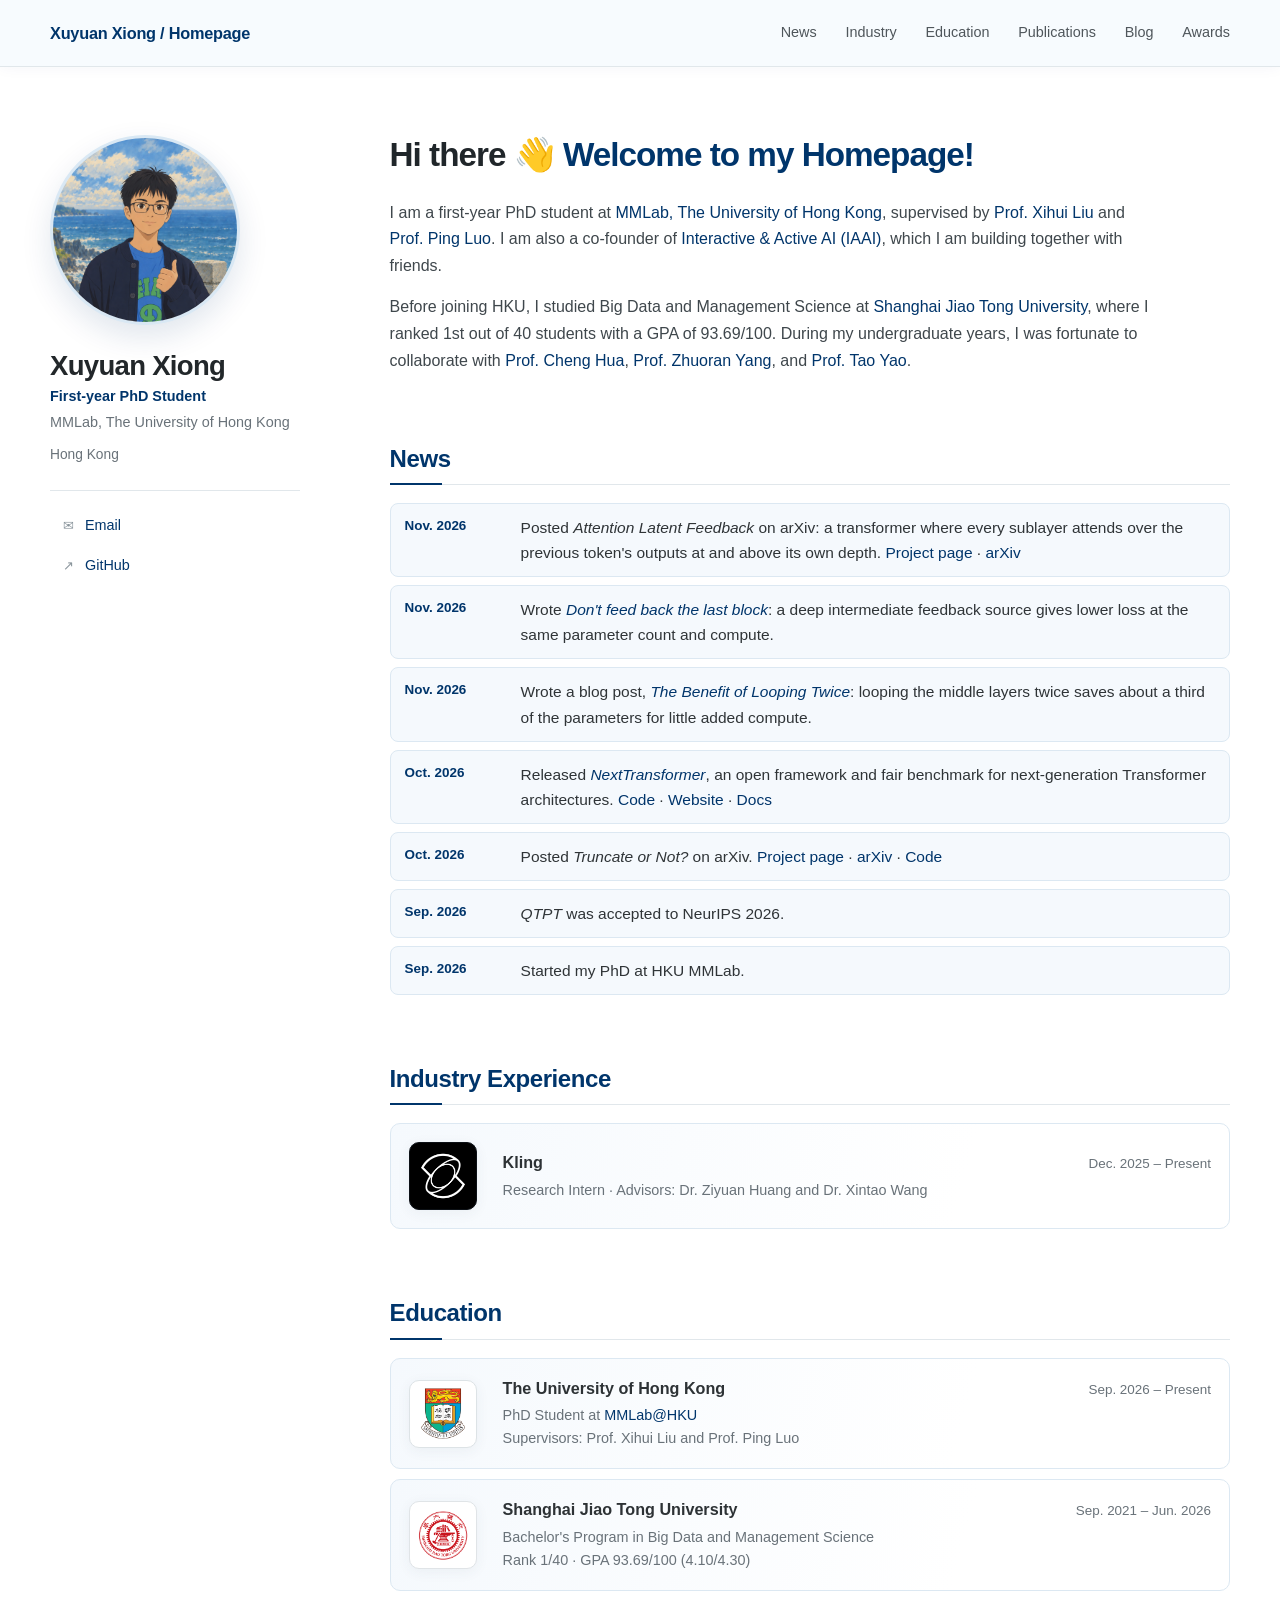
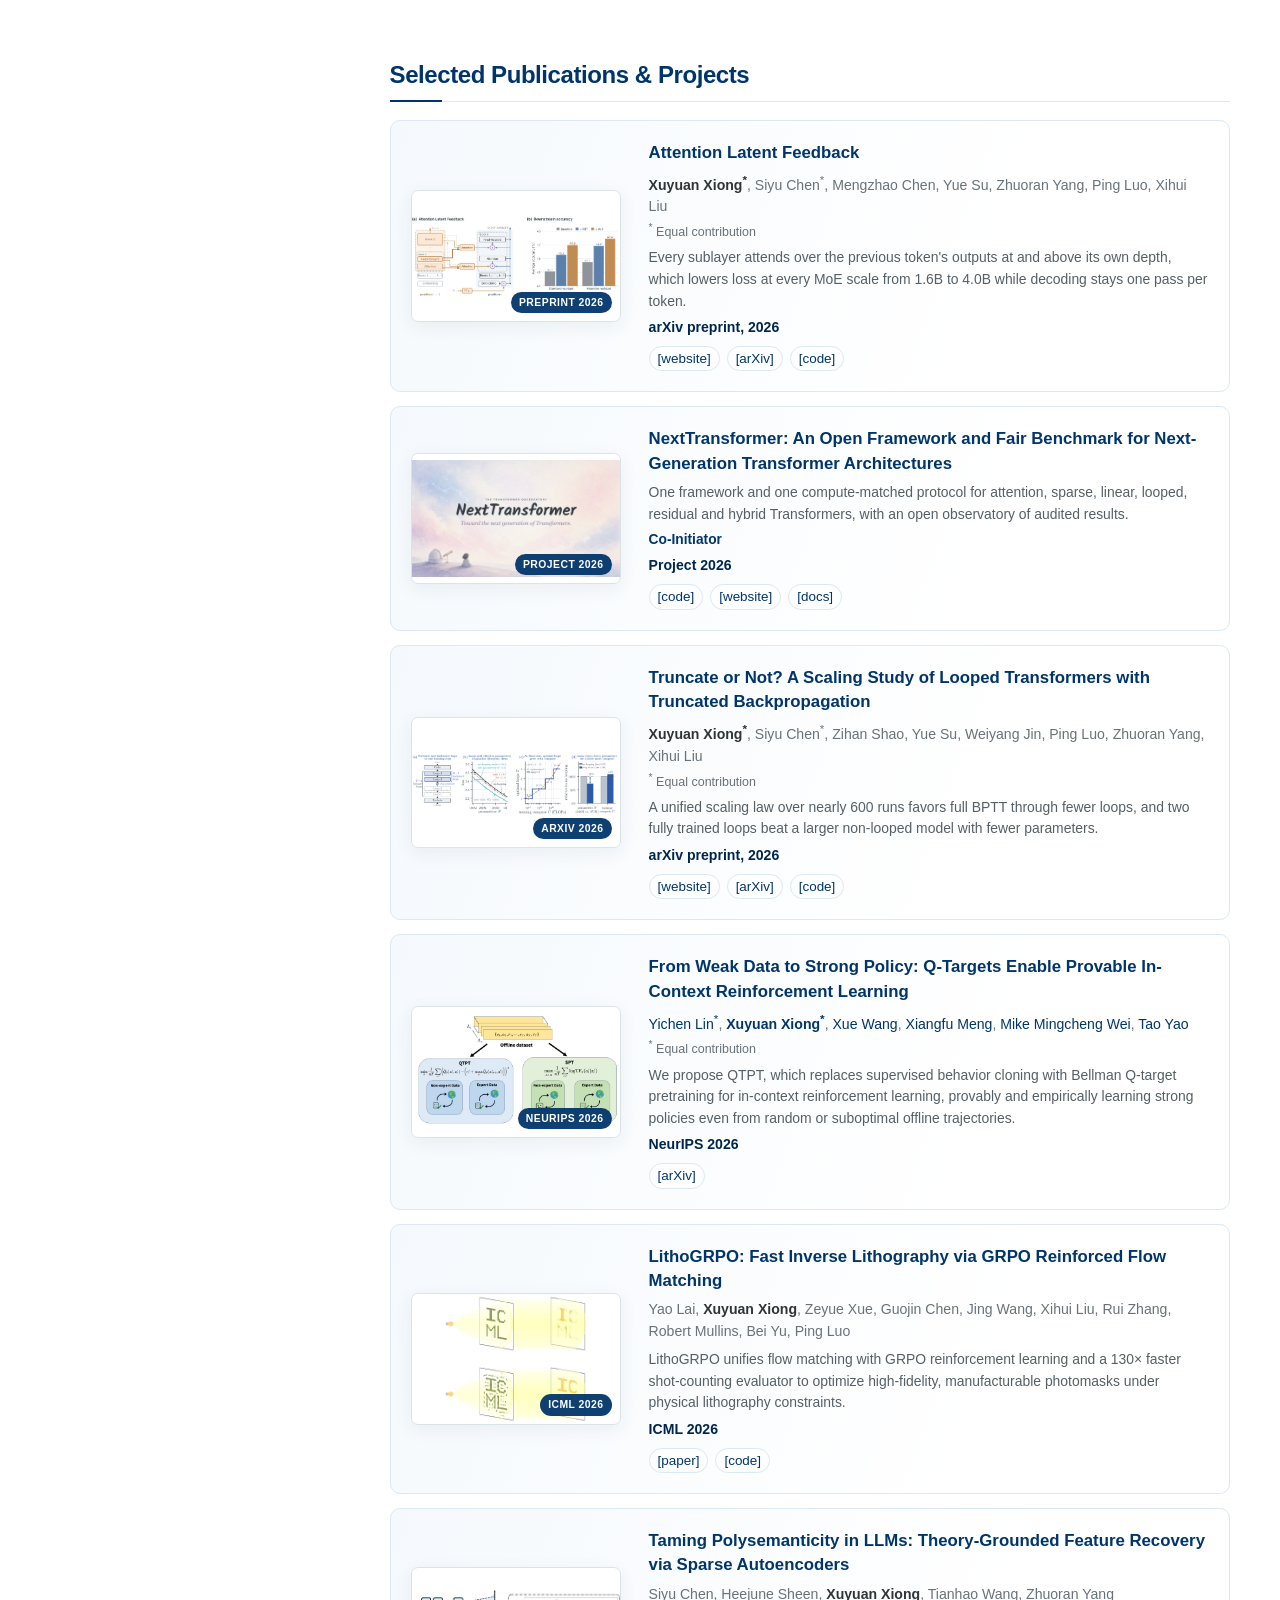
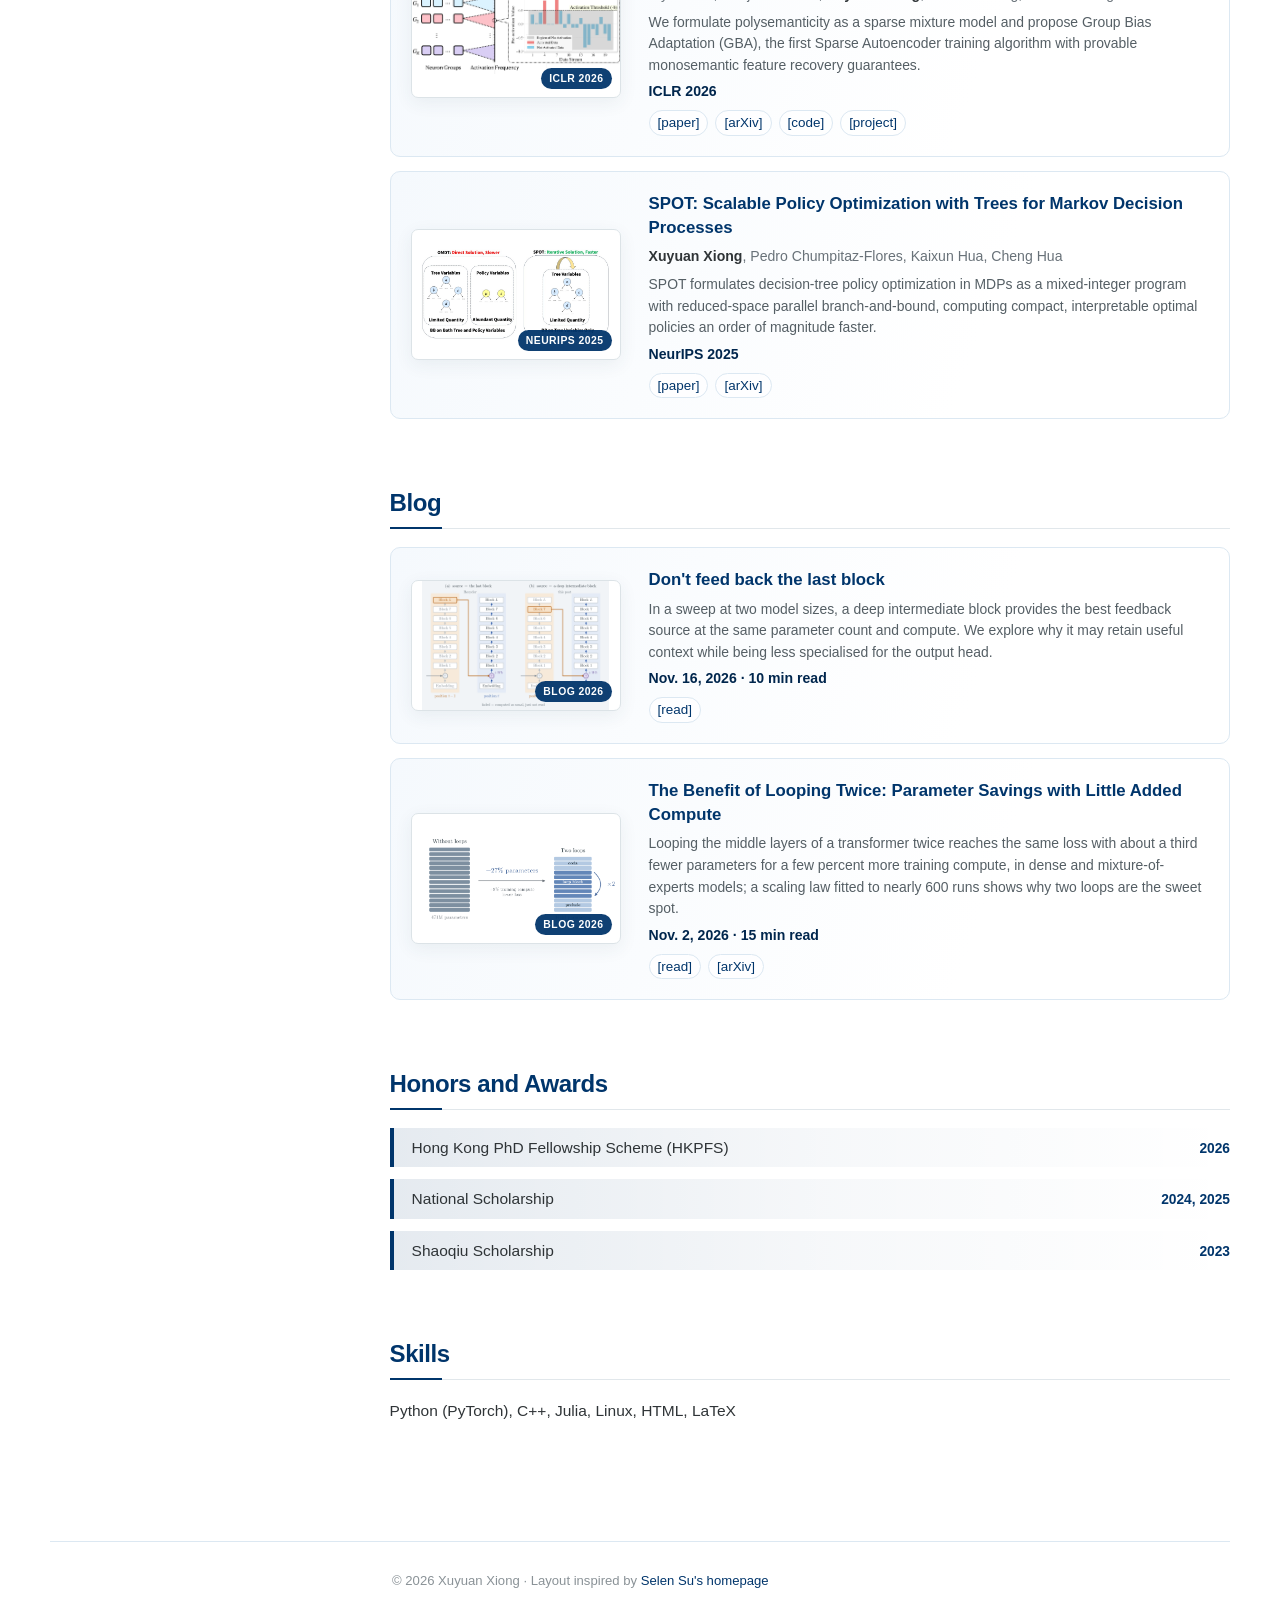
<file: index.html>
<!doctype html>
<html lang="en">
  <head>
    <meta charset="UTF-8" />
    <meta name="viewport" content="width=device-width, initial-scale=1" />
    <title>Xuyuan Xiong / Homepage</title>
    <meta
      name="description"
      content="Personal academic homepage of Xuyuan Xiong, a first-year PhD student at HKU MMLab."
    />
    <link rel="canonical" href="https://xjxyys.github.io/" />
    <link rel="stylesheet" href="styles.css" />
  </head>
  <body>
    <header class="topbar">
      <div class="topbar-inner">
        <a class="site-title" href="#about">Xuyuan Xiong / Homepage</a>
        <nav class="site-nav" aria-label="Main navigation">
          <a href="#news">News</a>
          <a href="#industry">Industry</a>
          <!-- <a href="#experience">Research</a> -->
          <a href="#education">Education</a>
          <a href="#publications">Publications</a>
          <a href="#blog">Blog</a>
          <a href="#awards">Awards</a>
        </nav>
      </div>
    </header>

    <main class="page-shell">
      <aside class="profile-sidebar">
        <div class="profile-photo">
          <img src="assets/profile.png" alt="Portrait of Xuyuan Xiong" />
        </div>
        <h1>Xuyuan Xiong</h1>
        <p class="profile-role">First-year PhD Student</p>
        <p class="profile-affiliation">MMLab, The University of Hong Kong</p>
        <p class="profile-location">Hong Kong</p>

        <ul class="profile-links">
          <li><span aria-hidden="true">✉</span><a href="mailto:xiongxuyuan@connect.hku.hk">Email</a></li>
          <li><span aria-hidden="true">↗</span><a href="https://github.com/xjxyys">GitHub</a></li>
        </ul>
      </aside>

      <article class="main-content">
        <section id="about" class="intro-section">
          <h2>Hi there <span aria-hidden="true">👋</span> <span class="intro-welcome">Welcome to my Homepage!</span></h2>
          <p>
            I am a first-year PhD student at <a href="https://mmlab.hk/">MMLab, The
            University of Hong Kong</a>, supervised by
            <a href="https://xh-liu.github.io/">Prof. Xihui Liu</a> and
            <a href="http://luoping.me/">Prof. Ping Luo</a>. I am also a co-founder of
            <a href="https://github.com/Interactive-Active-AI">Interactive &amp; Active AI (IAAI)</a>,
            which I am building together with friends.
          </p>
          <p>
            Before joining HKU, I studied Big Data and Management Science at
            <a href="https://www.sjtu.edu.cn/">Shanghai Jiao Tong University</a>, where I ranked
            1st out of 40 students with a GPA of 93.69/100. During my undergraduate years, I was
            fortunate to collaborate with
            <a href="https://openreview.net/profile?id=~Cheng_Hua1">Prof. Cheng Hua</a>,
            <a href="https://zhuoranyang.github.io/">Prof. Zhuoran Yang</a>, and
            <a href="https://www.acem.sjtu.edu.cn/en/faculty/yaotao.html">Prof. Tao Yao</a>.
          </p>
        </section>

        <section id="news">
          <h2>News</h2>
          <ul class="dated-list">
            <li><time datetime="2026-11">Nov. 2026</time><span>Posted <em>Attention Latent Feedback</em> on arXiv: a transformer where every sublayer attends over the previous token's outputs at and above its own depth. <a href="attention-latent-feedback/">Project page</a> · <a href="https://arxiv.org/abs/2611.31154">arXiv</a></span></li>
            <li><time datetime="2026-11">Nov. 2026</time><span>Wrote <a href="blog/feedback-source/"><em>Don't feed back the last block</em></a>: a deep intermediate feedback source gives lower loss at the same parameter count and compute.</span></li>
            <li><time datetime="2026-11">Nov. 2026</time><span>Wrote a blog post, <a href="blog/looping-twice/"><em>The Benefit of Looping Twice</em></a>: looping the middle layers twice saves about a third of the parameters for little added compute.</span></li>
            <li><time datetime="2026-10">Oct. 2026</time><span>Released <a href="https://interactive-active-ai.github.io/NextTransformer/"><em>NextTransformer</em></a>, an open framework and fair benchmark for next-generation Transformer architectures. <a href="https://github.com/Interactive-Active-AI/NextTransformer">Code</a> · <a href="https://interactive-active-ai.github.io/NextTransformer/">Website</a> · <a href="https://interactive-active-ai.github.io/NextTransformer/docs/">Docs</a></span></li>
            <li><time datetime="2026-10">Oct. 2026</time><span>Posted <em>Truncate or Not?</em> on arXiv. <a href="truncate-or-not/">Project page</a> · <a href="https://arxiv.org/abs/2610.26030">arXiv</a> · <a href="https://github.com/xjxyys/Truncate-or-Not">Code</a></span></li>
            <li><time datetime="2026-09">Sep. 2026</time><span><em>QTPT</em> was accepted to NeurIPS 2026.</span></li>
            <li><time datetime="2026-09">Sep. 2026</time><span>Started my PhD at HKU MMLab.</span></li>
          </ul>
        </section>

        <section id="industry">
          <h2>Industry Experience</h2>
          <div class="experience-list">
            <article class="experience-item">
              <div class="institution-logo institution-logo--kling">
                <img src="assets/institutions/kling.png" alt="Kling AI logo" />
              </div>
              <div>
                <div class="item-heading"><h3>Kling</h3><time>Dec. 2025 – Present</time></div>
                <p>Research Intern · Advisors: Dr. Ziyuan Huang and Dr. Xintao Wang</p>
              </div>
            </article>
          </div>
        </section>

        <!--
        <section id="experience">
          <h2>Research Experience</h2>
          <div class="experience-list">
            <article class="experience-item">
              <div class="institution-logo institution-logo--yale">
                <img src="assets/institutions/yale.png" alt="Yale University logo" />
              </div>
              <div>
                <div class="item-heading"><h3>Yang Lab, Yale University</h3><time>Sep. 2026 – Present</time></div>
                <p>Research Collaborator · with Siyu Chen; PI: Prof. Zhuoran Yang</p>
                <p>Researching LLM architectures and scaling, with a focus on looped Transformers, latent reasoning, and KV cache efficiency.</p>
              </div>
            </article>

            <article class="experience-item">
              <div class="institution-logo institution-logo--sjtu">
                <img src="assets/institutions/sjtu.png" alt="Shanghai Jiao Tong University logo" />
              </div>
              <div>
                <div class="item-heading"><h3>Hua Lab, Shanghai Jiao Tong University</h3><time>Feb. 2025 – Jul. 2025</time></div>
                <p>Undergraduate Research Intern · Supervisor: Prof. Cheng Hua</p>
              </div>
            </article>

            <article class="experience-item">
              <div class="institution-logo institution-logo--yale">
                <img src="assets/institutions/yale.png" alt="Yale University logo" />
              </div>
              <div>
                <div class="item-heading"><h3>Yang Lab, Yale University</h3><time>Sep. 2024 – Jun. 2025</time></div>
                <p>Undergraduate Research Intern · Mentor: Siyu Chen; Supervisor: Prof. Zhuoran Yang</p>
              </div>
            </article>

            <article class="experience-item">
              <div class="institution-logo institution-logo--sjtu">
                <img src="assets/institutions/sjtu.png" alt="Shanghai Jiao Tong University logo" />
              </div>
              <div>
                <div class="item-heading"><h3>Data-Driven Management Decision Making Lab, SJTU</h3><time>Sep. 2023 – Jun. 2025</time></div>
                <p>Undergraduate Research Intern · Supervisor: Prof. Tao Yao</p>
              </div>
            </article>
          </div>
        </section>
        -->

        <section id="education">
          <h2>Education</h2>
          <div class="experience-list">
            <article class="experience-item">
              <div class="institution-logo institution-logo--hku">
                <img src="assets/institutions/hku.png" alt="The University of Hong Kong logo" />
              </div>
              <div>
                <div class="item-heading"><h3>The University of Hong Kong</h3><time>Sep. 2026 – Present</time></div>
                <p>PhD Student at <a href="https://mmlab.hk/">MMLab@HKU</a></p>
                <p>Supervisors: Prof. Xihui Liu and Prof. Ping Luo</p>
              </div>
            </article>

            <article class="experience-item">
              <div class="institution-logo institution-logo--sjtu">
                <img src="assets/institutions/sjtu.png" alt="Shanghai Jiao Tong University logo" />
              </div>
              <div>
                <div class="item-heading"><h3>Shanghai Jiao Tong University</h3><time>Sep. 2021 – Jun. 2026</time></div>
                <p>Bachelor's Program in Big Data and Management Science</p>
                <p>Rank 1/40 · GPA 93.69/100 (4.10/4.30)</p>
              </div>
            </article>
          </div>
        </section>

        <section id="publications">
          <h2>Selected Publications &amp; Projects</h2>
          <div class="publication-list">
            <article class="publication-item">
              <a class="paper-visual" href="attention-latent-feedback/" aria-label="Open the Attention Latent Feedback project page">
                <img src="attention-latent-feedback/static/images/fig_teaser.png" alt="Attention Latent Feedback: each sublayer attends over the deeper outputs of the previous position, next to downstream accuracy of MoE-4.0B" />
                <span class="paper-tag">Preprint 2026</span>
              </a>
              <div>
                <h3>Attention Latent Feedback</h3>
                <p class="authors"><strong>Xuyuan Xiong<sup>*</sup></strong>, Siyu Chen<sup>*</sup>, Mengzhao Chen, Yue Su, Zhuoran Yang, Ping Luo, Xihui Liu</p>
                <p class="equal-contribution"><sup>*</sup> Equal contribution</p>
                <p class="paper-summary">Every sublayer attends over the previous token's outputs at and above its own depth, which lowers loss at every MoE scale from 1.6B to 4.0B while decoding stays one pass per token.</p>
                <p class="venue-line">arXiv preprint, 2026</p>
                <p class="paper-links">
                  <a href="attention-latent-feedback/">[website]</a>
                  <a href="https://arxiv.org/abs/2611.31154">[arXiv]</a>
                  <a href="https://github.com/xjxyys/ALF">[code]</a>
                </p>
              </div>
            </article>

            <article class="publication-item">
              <a class="paper-visual" href="https://interactive-active-ai.github.io/NextTransformer/" aria-label="Open the NextTransformer observatory">
                <img src="assets/papers/nexttransformer.jpg" alt="NextTransformer: the Transformer observatory, toward the next generation of Transformers" />
                <span class="paper-tag">Project 2026</span>
              </a>
              <div>
                <h3>NextTransformer: An Open Framework and Fair Benchmark for Next-Generation Transformer Architectures</h3>
                <p class="paper-summary">One framework and one compute-matched protocol for attention, sparse, linear, looped, residual and hybrid Transformers, with an open observatory of audited results.</p>
                <p class="project-role">Co-Initiator</p>
                <p class="venue-line">Project 2026</p>
                <p class="paper-links">
                  <a href="https://github.com/Interactive-Active-AI/NextTransformer">[code]</a>
                  <a href="https://interactive-active-ai.github.io/NextTransformer/">[website]</a>
                  <a href="https://interactive-active-ai.github.io/NextTransformer/docs/">[docs]</a>
                </p>
              </div>
            </article>

            <article class="publication-item">
              <a class="paper-visual" href="truncate-or-not/" aria-label="Open the Truncate or Not project page">
                <img src="truncate-or-not/static/images/teaser.png" alt="Overview of looped transformer scaling with truncated backpropagation" />
                <span class="paper-tag">arXiv 2026</span>
              </a>
              <div>
                <h3>Truncate or Not? A Scaling Study of Looped Transformers with Truncated Backpropagation</h3>
                <p class="authors"><strong>Xuyuan Xiong<sup>*</sup></strong>, Siyu Chen<sup>*</sup>, Zihan Shao, Yue Su, Weiyang Jin, Ping Luo, Zhuoran Yang, Xihui Liu</p>
                <p class="equal-contribution"><sup>*</sup> Equal contribution</p>
                <p class="paper-summary">A unified scaling law over nearly 600 runs favors full BPTT through fewer loops, and two fully trained loops beat a larger non-looped model with fewer parameters.</p>
                <p class="venue-line">arXiv preprint, 2026</p>
                <p class="paper-links">
                  <a href="truncate-or-not/">[website]</a>
                  <a href="https://arxiv.org/abs/2610.26030">[arXiv]</a>
                  <a href="https://github.com/xjxyys/Truncate-or-Not">[code]</a>
                </p>
              </div>
            </article>

            <article class="publication-item">
              <a class="paper-visual" href="https://arxiv.org/abs/2609.30391" aria-label="Open the QTPT paper">
                <img src="assets/papers/qtpt.png" alt="QTPT and supervised pretraining comparison" />
                <span class="paper-tag">NeurIPS 2026</span>
              </a>
              <div>
                <h3>From Weak Data to Strong Policy: Q-Targets Enable Provable In-Context Reinforcement Learning</h3>
                <p class="authors">
                  <a href="https://openreview.net/profile?id=~Yichen_Lin1">Yichen Lin<sup>*</sup></a>,
                  <strong><a href="https://openreview.net/profile?id=~Xuyuan_Xiong1">Xuyuan Xiong<sup>*</sup></a></strong>,
                  <a href="https://openreview.net/profile?id=~Xue_Wang9">Xue Wang</a>,
                  <a href="https://openreview.net/profile?id=~Xiangfu_Meng3">Xiangfu Meng</a>,
                  <a href="https://openreview.net/profile?id=~Mike_Mingcheng_Wei1">Mike Mingcheng Wei</a>,
                  <a href="https://openreview.net/profile?id=~Tao_Yao2">Tao Yao</a>
                </p>
                <p class="equal-contribution"><sup>*</sup> Equal contribution</p>
                <p class="paper-summary">We propose QTPT, which replaces supervised behavior cloning with Bellman Q-target pretraining for in-context reinforcement learning, provably and empirically learning strong policies even from random or suboptimal offline trajectories.</p>
                <p class="venue-line">NeurIPS 2026</p>
                <p class="paper-links">
                  <a href="https://arxiv.org/abs/2609.30391">[arXiv]</a>
                </p>
              </div>
            </article>

            <article class="publication-item">
              <a class="paper-visual" href="https://arxiv.org/abs/2606.00228" aria-label="Open the LithoGRPO paper">
                <img src="assets/papers/lithogrpo.png" alt="LithoGRPO inverse lithography illustration" />
                <span class="paper-tag">ICML 2026</span>
              </a>
              <div>
                <h3>LithoGRPO: Fast Inverse Lithography via GRPO Reinforced Flow Matching</h3>
                <p class="authors">Yao Lai, <strong>Xuyuan Xiong</strong>, Zeyue Xue, Guojin Chen, Jing Wang, Xihui Liu, Rui Zhang, Robert Mullins, Bei Yu, Ping Luo</p>
                <p class="paper-summary">LithoGRPO unifies flow matching with GRPO reinforcement learning and a 130× faster shot-counting evaluator to optimize high-fidelity, manufacturable photomasks under physical lithography constraints.</p>
                <p class="venue-line">ICML 2026</p>
                <p class="paper-links">
                  <a href="https://arxiv.org/abs/2606.00228">[paper]</a>
                  <a href="https://github.com/laiyao1/LithoGRPO">[code]</a>
                </p>
              </div>
            </article>

            <article class="publication-item">
              <a class="paper-visual" href="https://y-agent.github.io/taming-sae-gba/index.html" aria-label="Open the Taming Polysemanticity project page">
                <img src="assets/papers/taming-gba.png" alt="Grouped Bias Adaptation algorithm illustration" />
                <span class="paper-tag">ICLR 2026</span>
              </a>
              <div>
                <h3>Taming Polysemanticity in LLMs: Theory-Grounded Feature Recovery via Sparse Autoencoders</h3>
                <p class="authors">Siyu Chen, Heejune Sheen, <strong>Xuyuan Xiong</strong>, Tianhao Wang, Zhuoran Yang</p>
                <p class="paper-summary">We formulate polysemanticity as a sparse mixture model and propose Group Bias Adaptation (GBA), the first Sparse Autoencoder training algorithm with provable monosemantic feature recovery guarantees.</p>
                <p class="venue-line">ICLR 2026</p>
                <p class="paper-links">
                  <a href="https://openreview.net/pdf?id=VtWkPIbAQ8">[paper]</a>
                  <a href="https://arxiv.org/abs/2506.14002">[arXiv]</a>
                  <a href="https://github.com/FFishy-git/TamingSAE_GBA">[code]</a>
                  <a href="https://y-agent.github.io/taming-sae-gba/index.html">[project]</a>
                </p>
              </div>
            </article>

            <article class="publication-item">
              <a class="paper-visual" href="https://proceedings.neurips.cc/paper_files/paper/2025/hash/a9eef2d4f04e876674f4cb8f3c18bb52-Abstract-Conference.html" aria-label="Open the SPOT paper">
                <img src="assets/papers/spot-teaser-03.png" alt="SPOT and OMDT branching strategy comparison" />
                <span class="paper-tag">NeurIPS 2025</span>
              </a>
              <div>
                <h3>SPOT: Scalable Policy Optimization with Trees for Markov Decision Processes</h3>
                <p class="authors"><strong>Xuyuan Xiong</strong>, Pedro Chumpitaz-Flores, Kaixun Hua, Cheng Hua</p>
                <p class="paper-summary">SPOT formulates decision-tree policy optimization in MDPs as a mixed-integer program with reduced-space parallel branch-and-bound, computing compact, interpretable optimal policies an order of magnitude faster.</p>
                <p class="venue-line">NeurIPS 2025</p>
                <p class="paper-links">
                  <a href="https://proceedings.neurips.cc/paper_files/paper/2025/hash/a9eef2d4f04e876674f4cb8f3c18bb52-Abstract-Conference.html">[paper]</a>
                  <a href="https://arxiv.org/abs/2510.19241">[arXiv]</a>
                </p>
              </div>
            </article>
          </div>
        </section>

        <section id="blog">
          <h2>Blog</h2>
          <div class="publication-list">
            <article class="publication-item">
              <a class="paper-visual" href="blog/feedback-source/" aria-label="Read the blog post Don't feed back the last block">
                <img src="blog/feedback-source/assets/fig_wiring.png" alt="Feedback from the last block compared with feedback from a deep intermediate block" />
                <span class="paper-tag">Blog 2026</span>
              </a>
              <div>
                <h3><a href="blog/feedback-source/">Don't feed back the last block</a></h3>
                <p class="paper-summary">In a sweep at two model sizes, a deep intermediate block provides the best feedback source at the same parameter count and compute. We explore why it may retain useful context while being less specialised for the output head.</p>
                <p class="venue-line">Nov. 16, 2026 · 10 min read</p>
                <p class="paper-links"><a href="blog/feedback-source/">[read]</a></p>
              </div>
            </article>
            <article class="publication-item">
              <a class="paper-visual" href="blog/looping-twice/" aria-label="Read the blog post The Benefit of Looping Twice">
                <img src="blog/looping-twice/assets/hero.png" alt="A transformer without loops, 471M parameters, next to a looped transformer whose middle six layers run twice, 344M parameters: 27% fewer parameters" />
                <span class="paper-tag">Blog 2026</span>
              </a>
              <div>
                <h3><a href="blog/looping-twice/">The Benefit of Looping Twice: Parameter Savings with Little Added Compute</a></h3>
                <p class="paper-summary">Looping the middle layers of a transformer twice reaches the same loss with about a third fewer parameters for a few percent more training compute, in dense and mixture-of-experts models; a scaling law fitted to nearly 600 runs shows why two loops are the sweet spot.</p>
                <p class="venue-line">Nov. 2, 2026 · 15 min read</p>
                <p class="paper-links">
                  <a href="blog/looping-twice/">[read]</a>
                  <a href="https://arxiv.org/abs/2610.26030">[arXiv]</a>
                </p>
              </div>
            </article>
          </div>
        </section>

        <section id="awards">
          <h2>Honors and Awards</h2>
          <ul class="award-list">
            <li><span>Hong Kong PhD Fellowship Scheme (HKPFS)</span><time>2026</time></li>
            <li><span>National Scholarship</span><time>2024, 2025</time></li>
            <li><span>Shaoqiu Scholarship</span><time>2023</time></li>
          </ul>
        </section>

        <section id="skills">
          <h2>Skills</h2>
          <p>Python (PyTorch), C++, Julia, Linux, HTML, LaTeX</p>
        </section>
      </article>
    </main>

    <footer>
      <p>
        © 2026 Xuyuan Xiong · Layout inspired by
        <a href="https://selen-suyue.github.io/">Selen Su's homepage</a>
      </p>
    </footer>
  </body>
</html>
</file>
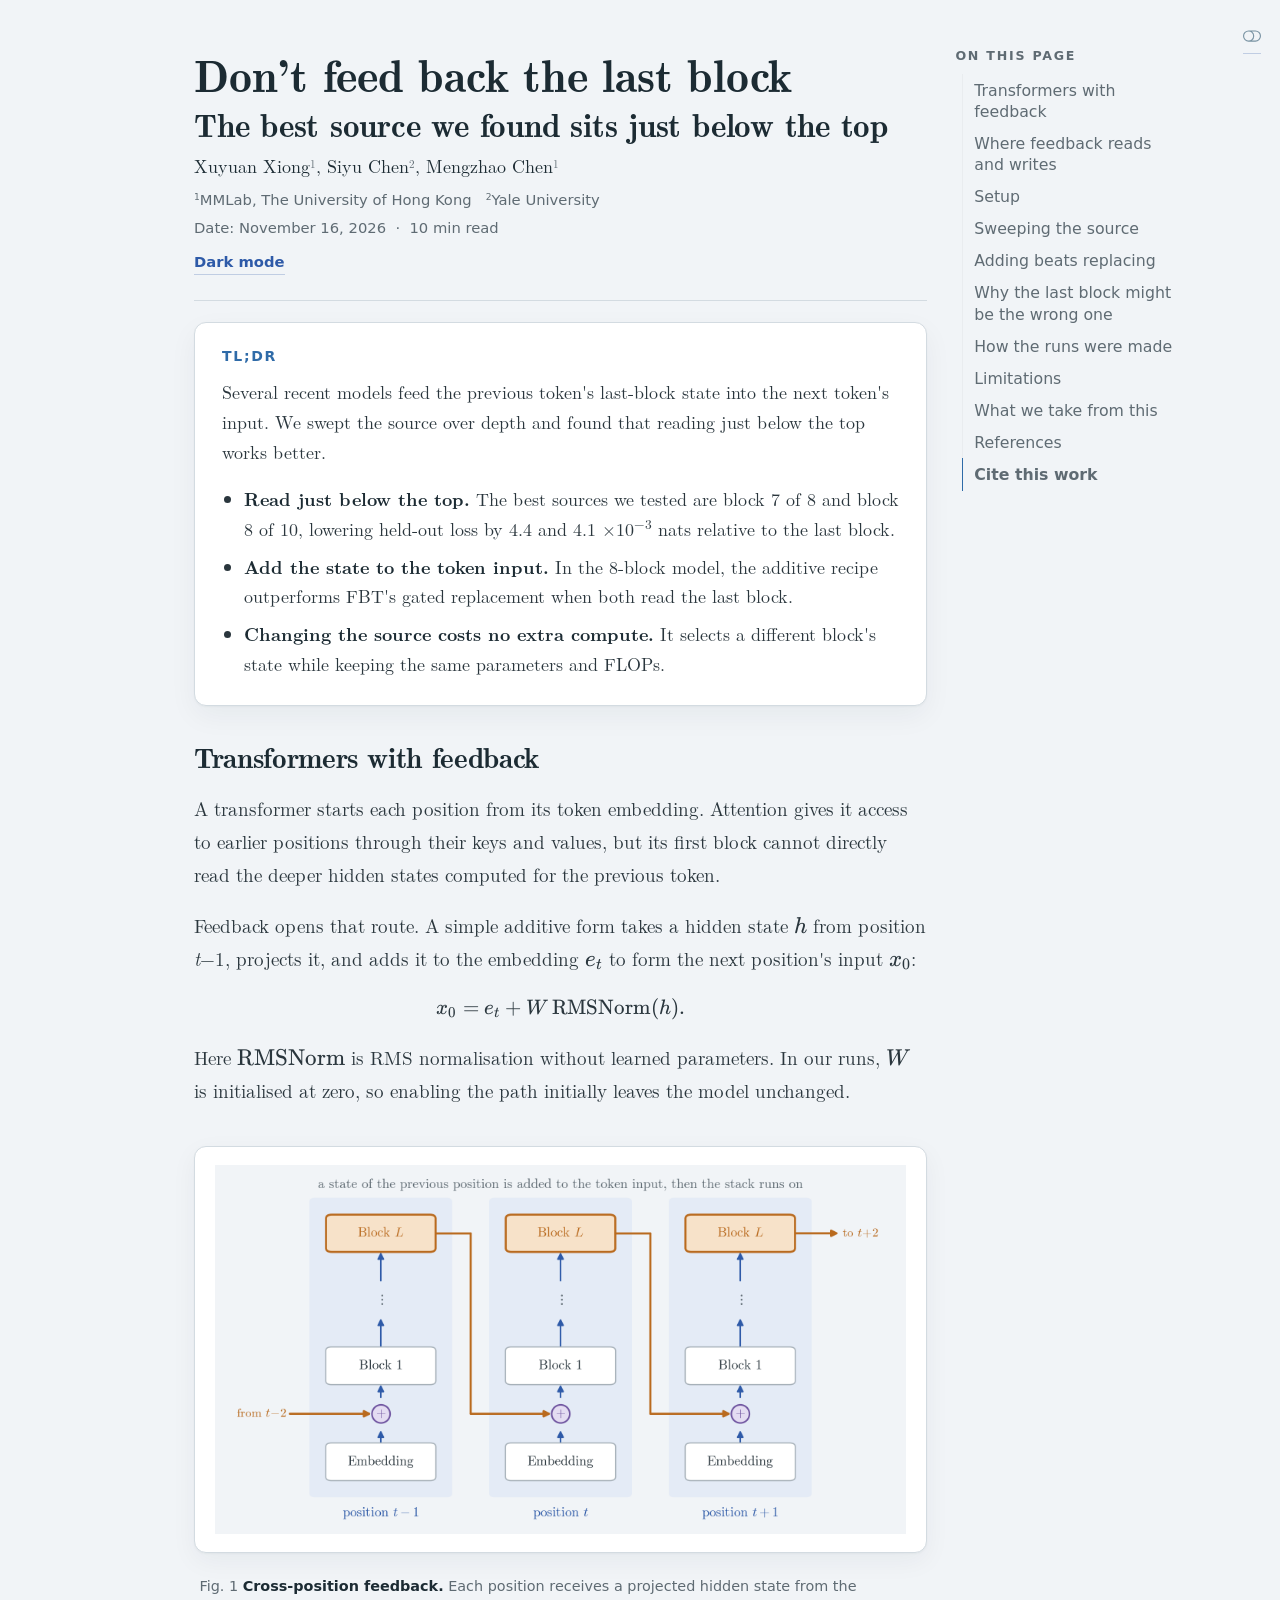
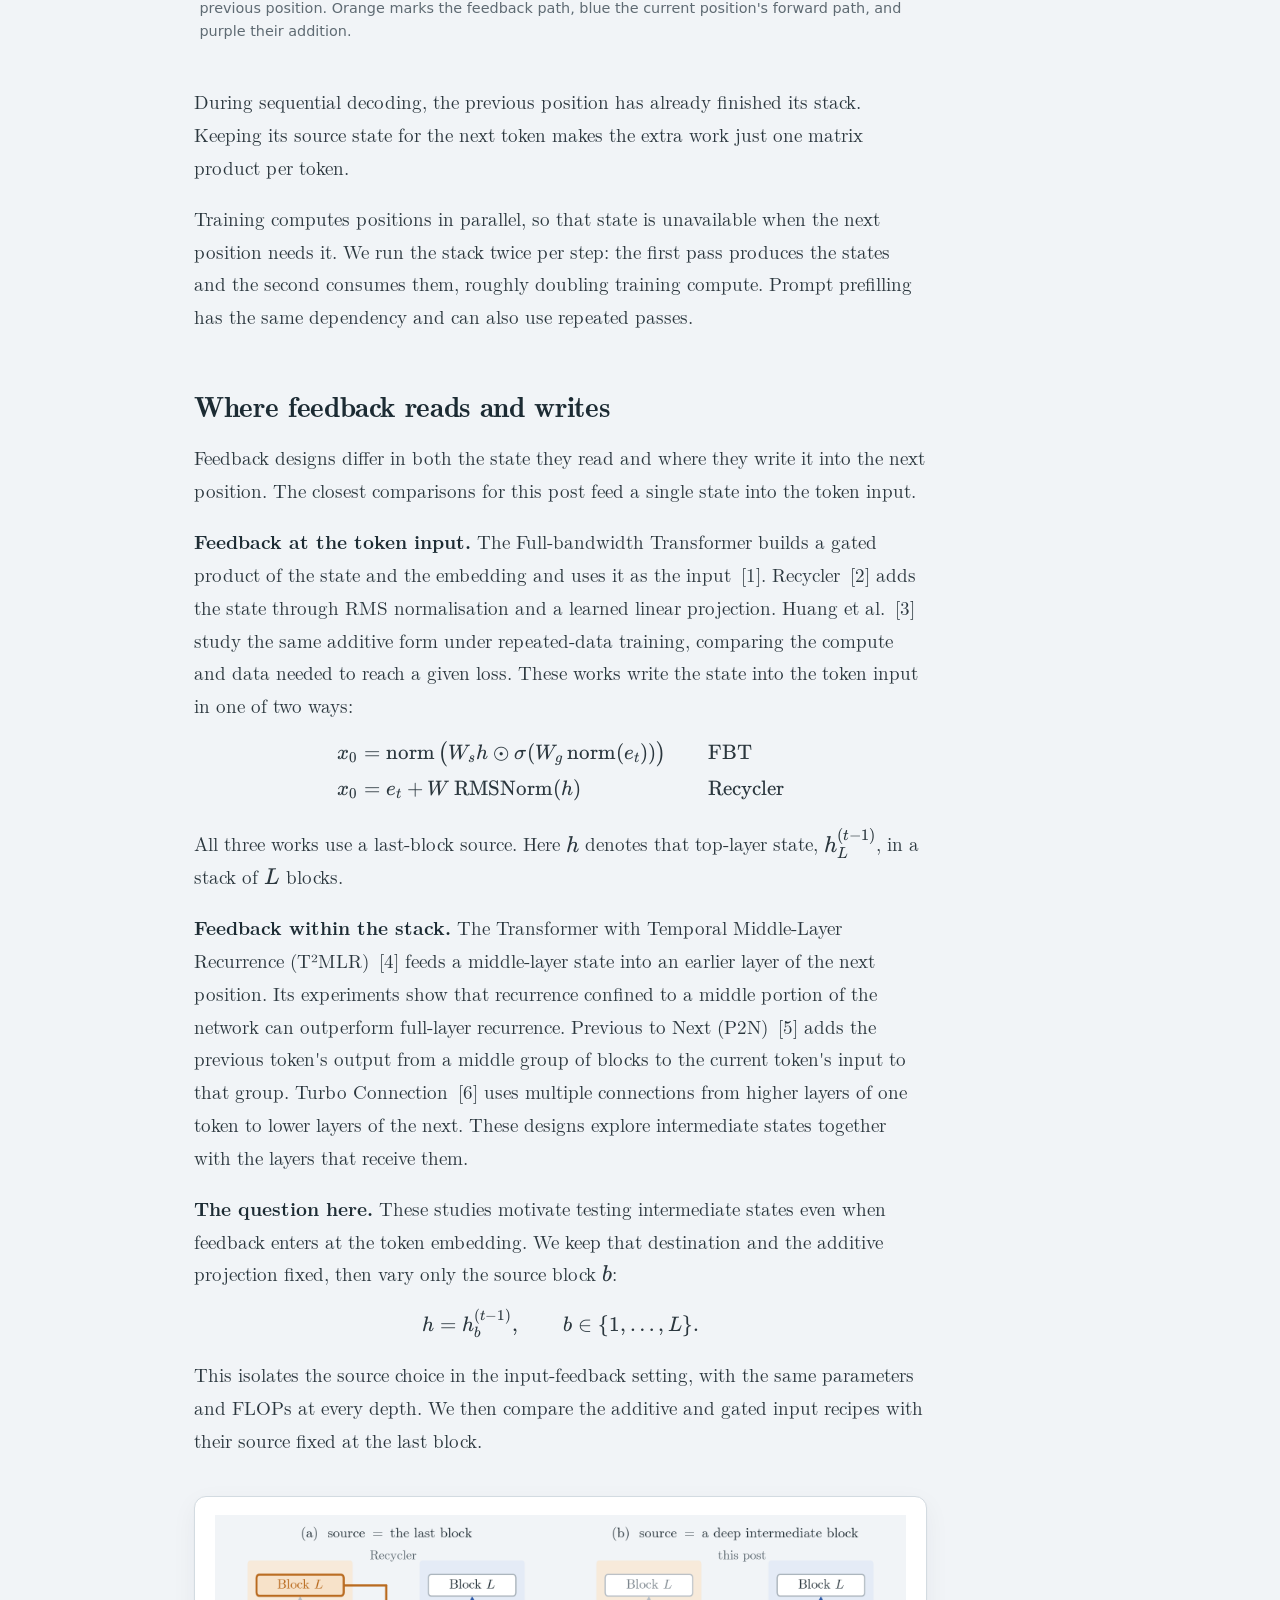
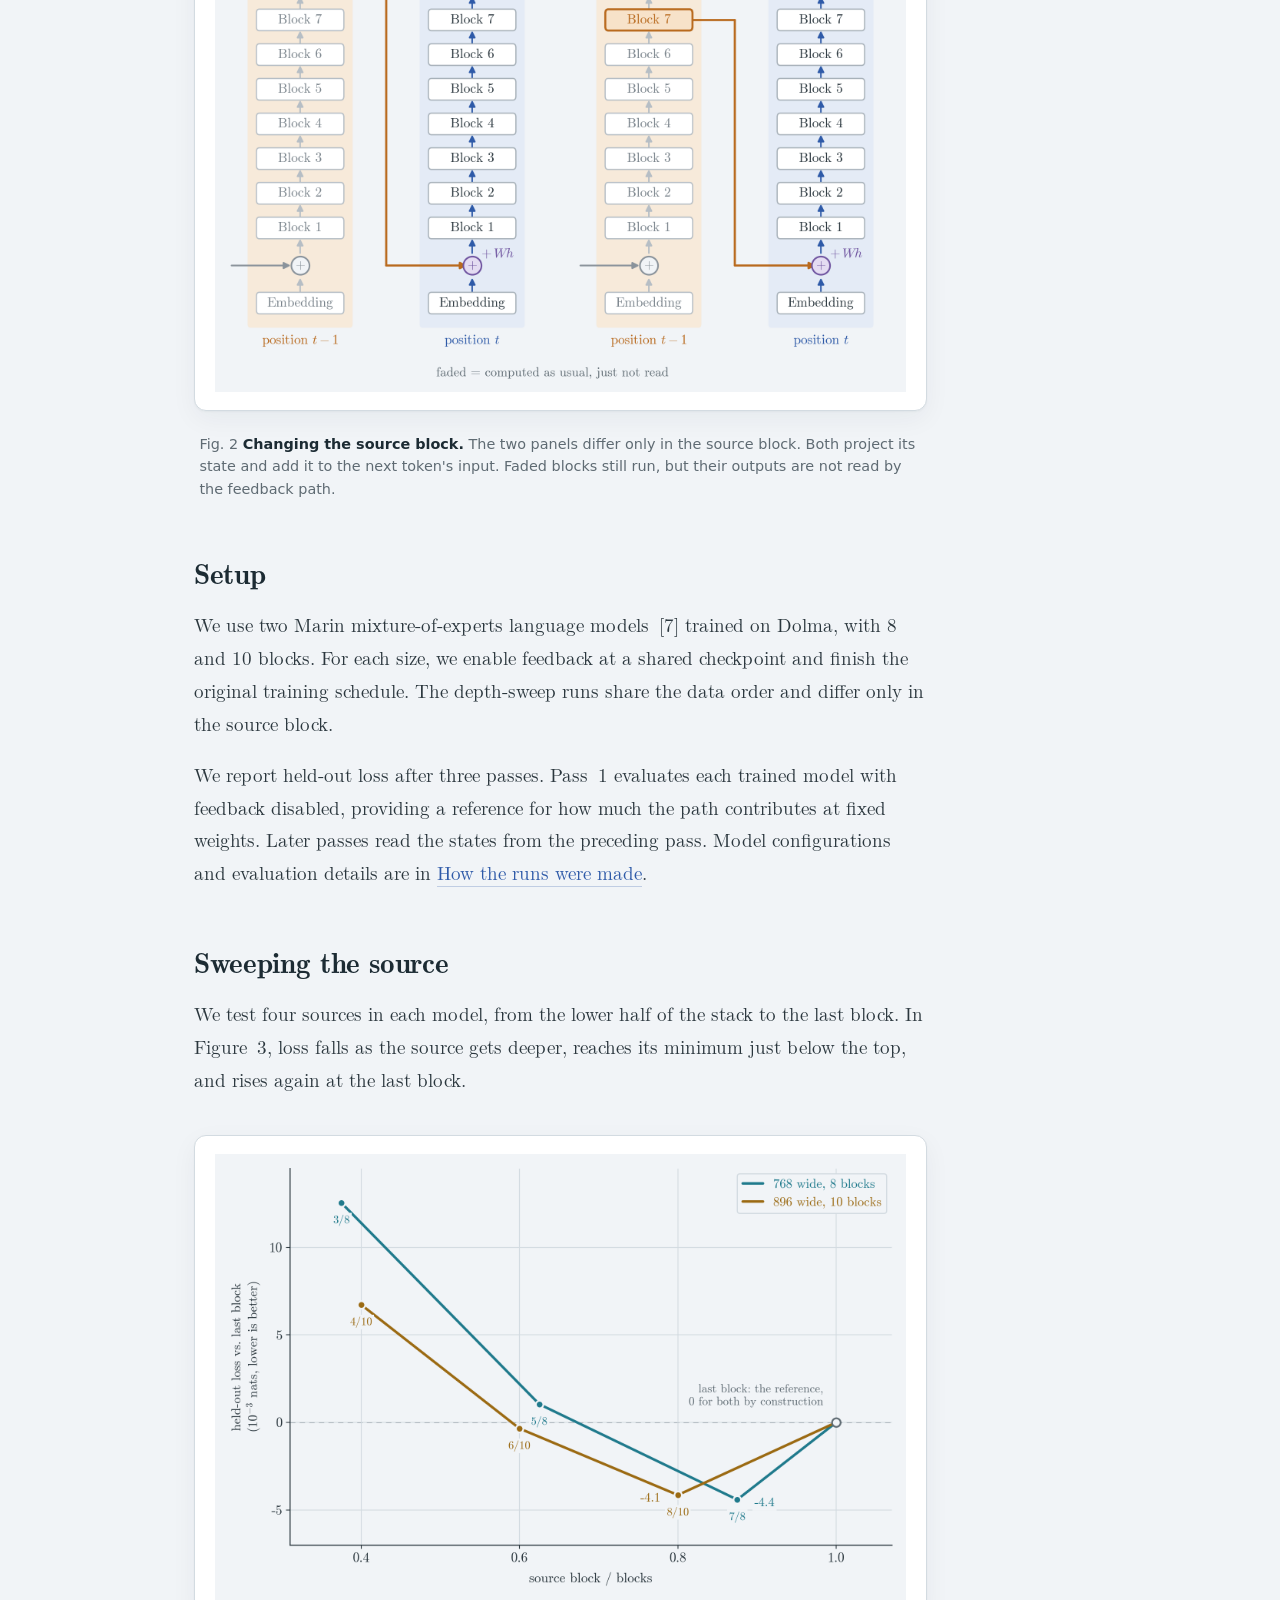
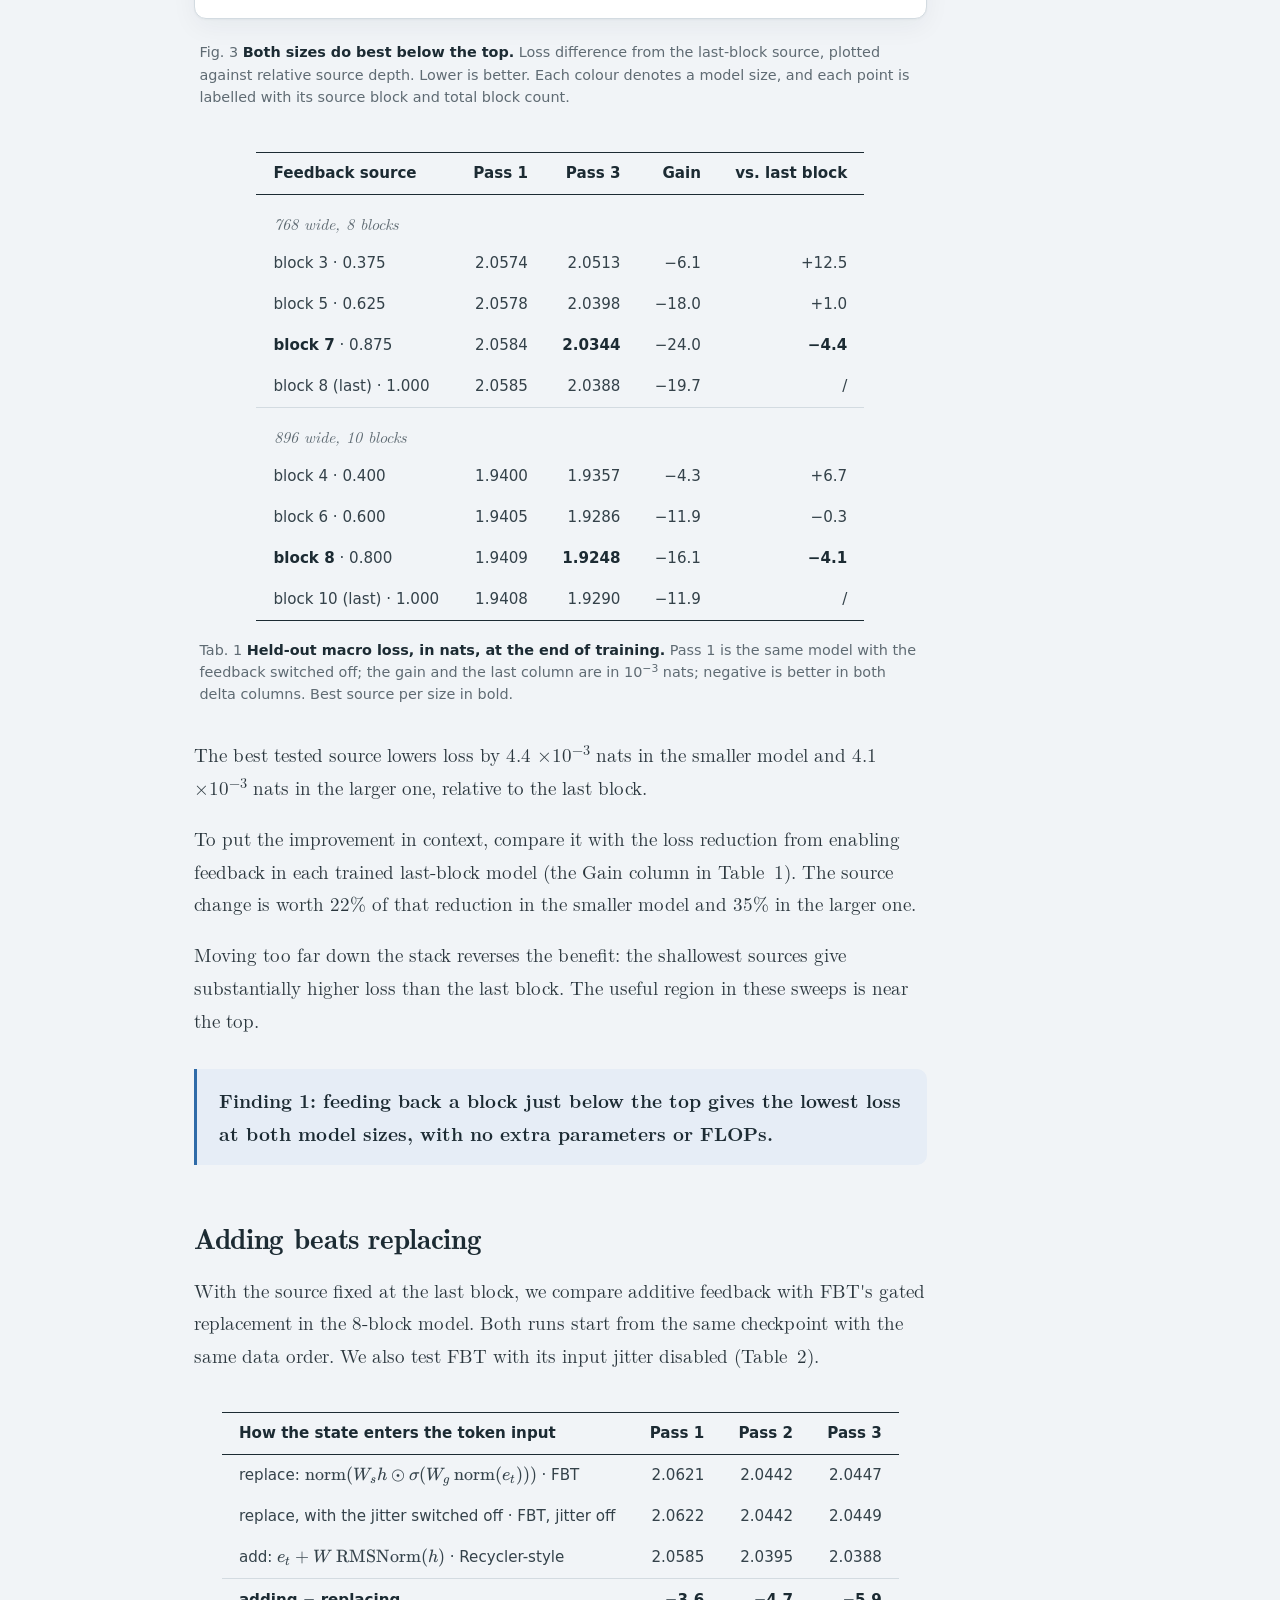
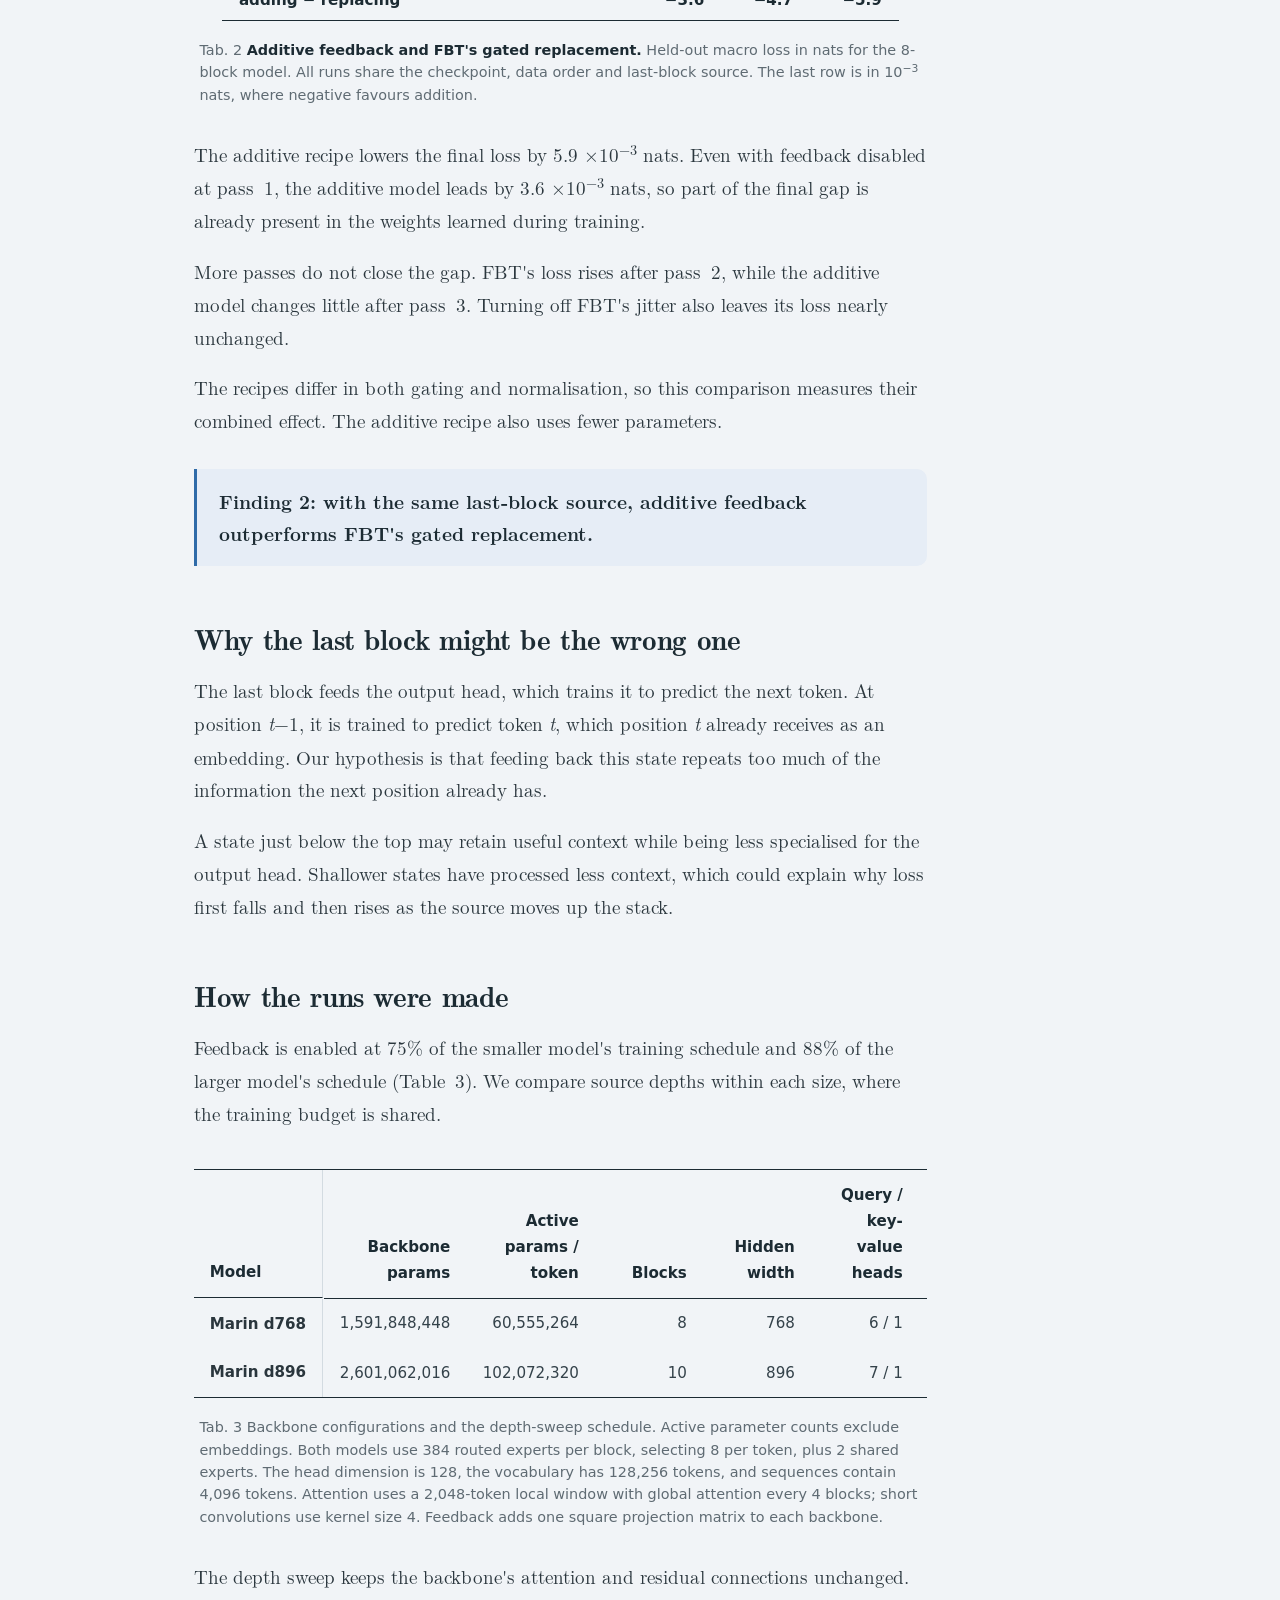
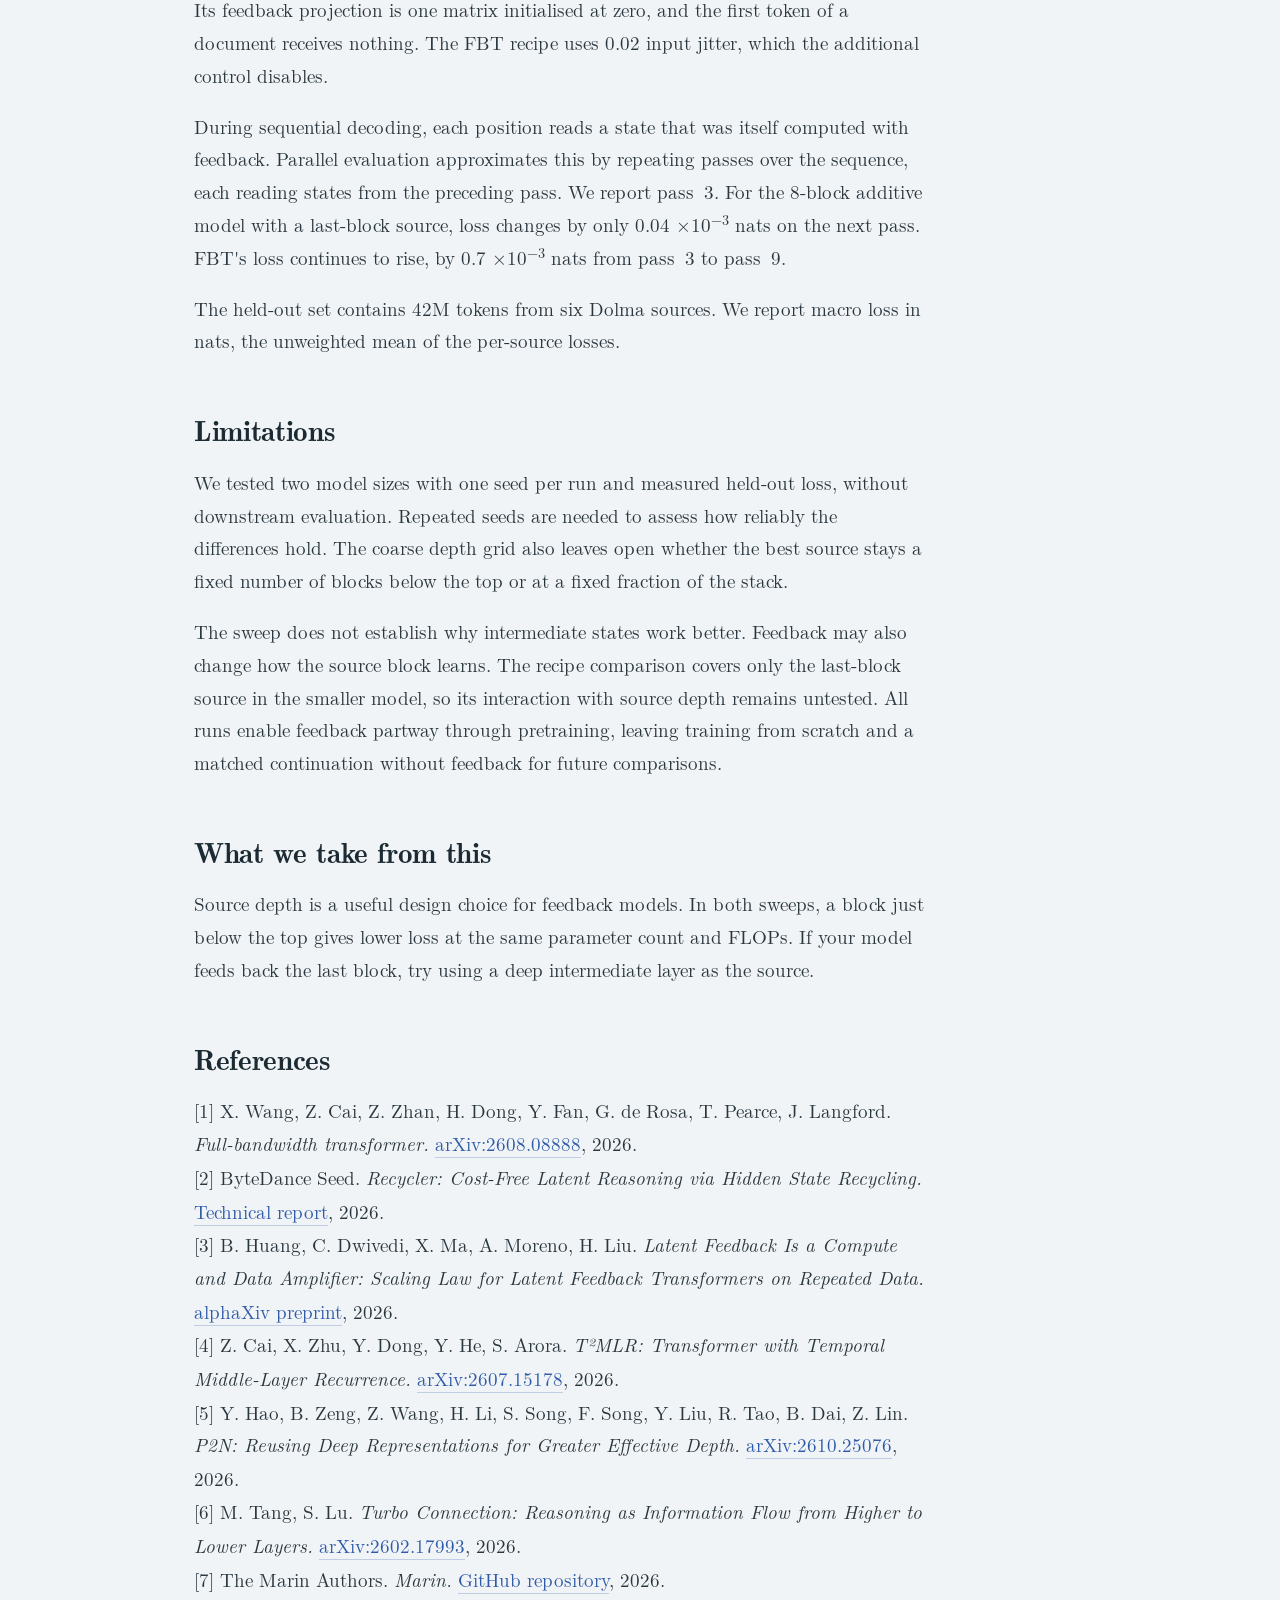
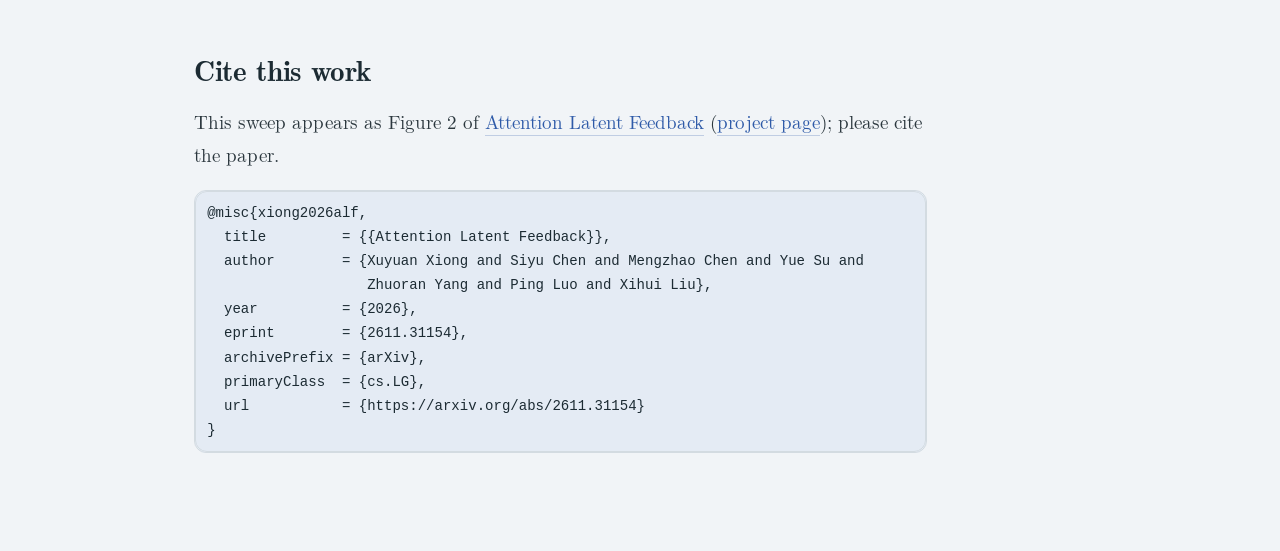
<file: blog/feedback-source/index.html>
<!DOCTYPE html>
<html xmlns="http://www.w3.org/1999/xhtml" lang="en" xml:lang="en"><head>

<meta charset="utf-8">
<meta name="generator" content="quarto-1.10.19">

<meta name="viewport" content="width=device-width, initial-scale=1.0, user-scalable=yes">

<meta name="author" content="Xuyuan Xiong, Siyu Chen, Mengzhao Chen">

<title>Don&rsquo;t feed back the last block</title>
<style>
/* Default styles provided by pandoc.
** See https://pandoc.org/MANUAL.html#variables-for-html for config info.
*/
span.smallcaps{font-variant: small-caps;}
div.columns{display: flex; gap: 1.5em;}
div.column{flex: auto;}
@media screen {
div.columns{gap: min(4vw, 1.5em);}
div.column{overflow-x: auto;}
}
div.hanging-indent{margin-left: 1.5em; text-indent: -1.5em;}
ul.task-list{list-style: none;}
ul.task-list li input[type="checkbox"] {
  width: 0.8em;
  margin: 0 0.8em 0.2em -1em; /* quarto-specific, see https://github.com/quarto-dev/quarto-cli/issues/4556 */
  vertical-align: middle;
}
/* CSS for syntax highlighting */
html { -webkit-text-size-adjust: 100%; }
pre > code.sourceCode { white-space: pre; position: relative; }
pre > code.sourceCode > span { display: inline-block; line-height: 1.25; }
pre > code.sourceCode > span:empty { height: 1.2em; }
.sourceCode { overflow: visible; }
code.sourceCode > span { color: inherit; text-decoration: inherit; }
div.sourceCode { margin: 1em 0; }
pre.sourceCode { margin: 0; }
@media screen {
div.sourceCode { overflow: auto; }
}
@media print {
pre > code.sourceCode { white-space: pre-wrap; }
pre > code.sourceCode > span { text-indent: -5em; padding-left: 5em; }
}
pre.numberSource code
  { counter-reset: source-line 0; }
pre.numberSource code > span
  { position: relative; left: -4em; counter-increment: source-line; }
pre.numberSource code > span > a:first-child::before
  { content: counter(source-line);
    position: relative; left: -1em; text-align: right; vertical-align: baseline;
    border: none; display: inline-block;
    -webkit-touch-callout: none; -webkit-user-select: none;
    -khtml-user-select: none; -moz-user-select: none;
    -ms-user-select: none; user-select: none;
    padding: 0 4px; width: 4em;
  }
pre.numberSource { margin-left: 3em;  padding-left: 4px; }
div.sourceCode
  {   }
@media screen {
pre > code.sourceCode > span > a:first-child::before { text-decoration: underline; }
}
/* CSS for citations */
div.csl-bib-body { }
div.csl-entry {
  clear: both;
  margin-bottom: 0em;
}
.hanging-indent div.csl-entry {
  margin-left:2em;
  text-indent:-2em;
}
div.csl-left-margin {
  min-width:2em;
  float:left;
}
div.csl-right-inline {
  margin-left:2em;
  padding-left:1em;
}
div.csl-indent {
  margin-left: 2em;
}</style>


<script src="index_files/libs/clipboard/clipboard.min.js"></script>
<script src="index_files/libs/quarto-html/quarto.js" type="module"></script>
<script src="index_files/libs/quarto-html/tabsets/tabsets.js" type="module"></script>
<script src="index_files/libs/quarto-html/popper.min.js"></script>
<script src="index_files/libs/quarto-html/tippy.umd.min.js"></script>
<script src="index_files/libs/quarto-html/anchor.min.js"></script>
<link href="index_files/libs/quarto-html/tippy.css" rel="stylesheet">
<link href="index_files/libs/quarto-html/quarto-syntax-highlighting-bf27225e3a48a9273f3daa8f8e829971.css" rel="stylesheet" class="quarto-color-scheme" id="quarto-text-highlighting-styles">
<link href="index_files/libs/quarto-html/quarto-syntax-highlighting-dark-b626d73c4c936ccc3cb08be7d45d1df6.css" rel="stylesheet" class="quarto-color-scheme quarto-color-alternate" id="quarto-text-highlighting-styles">
<link href="index_files/libs/quarto-html/quarto-syntax-highlighting-bf27225e3a48a9273f3daa8f8e829971.css" rel="stylesheet" class="quarto-color-scheme-extra" id="quarto-text-highlighting-styles">
<script src="index_files/libs/bootstrap/bootstrap.min.js"></script>
<link href="index_files/libs/bootstrap/bootstrap-icons.css" rel="stylesheet">
<link href="index_files/libs/bootstrap/bootstrap-ddbf77e1e3260ce74f0f2279f2ea1283.min.css" rel="stylesheet" append-hash="true" class="quarto-color-scheme" id="quarto-bootstrap" data-mode="light">
<link href="index_files/libs/bootstrap/bootstrap-dark-d59f9006a47b35bd9724bd2f27ba07da.min.css" rel="stylesheet" append-hash="true" class="quarto-color-scheme quarto-color-alternate" id="quarto-bootstrap" data-mode="dark">
<link href="index_files/libs/bootstrap/bootstrap-ddbf77e1e3260ce74f0f2279f2ea1283.min.css" rel="stylesheet" append-hash="true" class="quarto-color-scheme-extra" id="quarto-bootstrap" data-mode="light">
<script src="index_files/libs/quarto-contrib/glightbox/glightbox.min.js"></script>
<link href="index_files/libs/quarto-contrib/glightbox/glightbox.min.css" rel="stylesheet">
<link href="index_files/libs/quarto-contrib/glightbox/lightbox.css" rel="stylesheet">
<style>html{ scroll-behavior: smooth; }</style>



<style>
  /* Latin Modern Roman, the paper's text face (fonts/, GUST Font License). */
  @font-face { font-family: "Latin Modern Roman"; src: url("fonts/lmroman10-regular.woff") format("woff"); font-weight: 400; font-style: normal; font-display: swap; }
  @font-face { font-family: "Latin Modern Roman"; src: url("fonts/lmroman10-italic.woff") format("woff"); font-weight: 400; font-style: italic; font-display: swap; }
  @font-face { font-family: "Latin Modern Roman"; src: url("fonts/lmromandemi10-regular.woff") format("woff"); font-weight: 600; font-style: normal; font-display: swap; }
  @font-face { font-family: "Latin Modern Roman"; src: url("fonts/lmroman10-bold.woff") format("woff"); font-weight: 700; font-style: normal; font-display: swap; }
  @font-face { font-family: "Latin Modern Roman"; src: url("fonts/lmroman10-bolditalic.woff") format("woff"); font-weight: 700; font-style: italic; font-display: swap; }
</style>
<meta name="description" content="In a sweep at two model sizes, feeding back a hidden state just below the last block gives the lowest held-out loss, with no extra parameters or compute.">







<script>
  // Keep inline math and the punctuation right after it on one line.
  window.addEventListener('load', function () {
    document.querySelectorAll('span.math.inline').forEach(function (m) {
      var t = m.nextSibling;
      if (!t || t.nodeType !== 3) return;
      var p = t.nodeValue.match(/^[,.;:!?)\u2019\u201d]+/);
      if (!p) return;
      var w = document.createElement('span');
      w.className = 'nowrap';
      m.parentNode.insertBefore(w, m);
      w.appendChild(m);
      w.appendChild(document.createTextNode(p[0]));
      t.nodeValue = t.nodeValue.slice(p[0].length);
    });
  });
</script>

  <script defer="" src="katex/katex.min.js"></script>
  <script>document.addEventListener("DOMContentLoaded", function () {
 var mathElements = document.getElementsByClassName("math");
 var macros = [];
 for (var i = 0; i < mathElements.length; i++) {
  var texText = mathElements[i].firstChild;
  if (mathElements[i].tagName == "SPAN") {
   katex.render(texText.data, mathElements[i], {
    displayMode: mathElements[i].classList.contains('display'),
    throwOnError: false,
    macros: macros,
    fleqn: false
   });
}}});
  </script>
  <link rel="stylesheet" href="katex/katex.min.css">

<script type="text/javascript">
const typesetMath = (el) => {
  if (window.MathJax) {
    // MathJax Typeset
    window.MathJax.typeset([el]);
  } else if (window.katex) {
    // KaTeX Render
    var mathElements = el.getElementsByClassName("math");
    var macros = [];
    for (var i = 0; i < mathElements.length; i++) {
      var texText = mathElements[i].firstChild;
      if (mathElements[i].tagName == "SPAN" && texText && texText.data) {
        window.katex.render(texText.data, mathElements[i], {
          displayMode: mathElements[i].classList.contains('display'),
          throwOnError: false,
          macros: macros,
          fleqn: false
        });
      }
    }
  }
}
window.Quarto = {
  typesetMath
};
</script>

<style id="feedback-model-table-layout">
#tbl-models {
  min-width: 0;
  max-width: 100%;
}
#tbl-models table {
  display: block;
  width: 100%;
  max-width: 100%;
  overflow-x: auto;
  overscroll-behavior-x: contain;
  scrollbar-width: thin;
  border-collapse: separate;
  border-spacing: 0;
  margin: 0;
}
#tbl-models th,
#tbl-models td {
  white-space: nowrap;
  padding: 0.65rem 0.9rem;
  text-align: right;
}
#tbl-models thead th {
  min-width: 6rem;
  max-width: 10rem;
  white-space: normal;
}
#tbl-models th:first-child,
#tbl-models td:first-child {
  position: sticky;
  left: 0;
  z-index: 1;
  text-align: left;
  background: var(--bs-body-bg, #f1f4f7);
  border-right: 1px solid var(--bs-border-color, #d3dbe1);
}
</style>
<meta name="citation_title" content="Don&#x27;t feed back the last block: the best source we found sits just below the top">
<meta name="citation_author" content="Xuyuan Xiong">
<meta name="citation_author" content="Siyu Chen">
<meta name="citation_author" content="Mengzhao Chen">
<meta name="citation_publication_date" content="2026/11/16">
<meta name="citation_language" content="en">
<meta name="citation_fulltext_html_url" content="https://xjxyys.github.io/blog/feedback-source/">
<link rel="canonical" href="https://xjxyys.github.io/blog/feedback-source/">
<meta property="og:type" content="article">
<meta property="og:title" content="Don’t feed back the last block">
<meta property="og:description" content="In a sweep at two model sizes, feeding back a hidden state just below the last block gives the lowest held-out loss, with no extra parameters or compute.">
<meta property="og:url" content="https://xjxyys.github.io/blog/feedback-source/">
<meta property="og:image" content="https://xjxyys.github.io/blog/feedback-source/assets/og_depth.png">
<meta property="og:image:alt" content="Held-out loss against source depth at two model sizes: both do best below the top">
<meta name="twitter:card" content="summary_large_image">
</head>

<body class="quarto-light"><script id="quarto-html-before-body" type="application/javascript">
    const toggleBodyColorMode = (bsSheetEl) => {
      const mode = bsSheetEl.getAttribute("data-mode");
      const bodyEl = window.document.querySelector("body");
      if (mode === "dark") {
        bodyEl.classList.add("quarto-dark");
        bodyEl.classList.remove("quarto-light");
      } else {
        bodyEl.classList.add("quarto-light");
        bodyEl.classList.remove("quarto-dark");
      }
    }
    const toggleBodyColorPrimary = () => {
      const bsSheetEl = window.document.querySelector("link#quarto-bootstrap:not([rel=disabled-stylesheet])");
      if (bsSheetEl) {
        toggleBodyColorMode(bsSheetEl);
      }
    }
    const setColorSchemeToggle = (alternate) => {
      const toggles = window.document.querySelectorAll('.quarto-color-scheme-toggle');
      for (let i=0; i < toggles.length; i++) {
        const toggle = toggles[i];
        if (toggle) {
          if (alternate) {
            toggle.classList.add("alternate");
          } else {
            toggle.classList.remove("alternate");
          }
        }
      }
    };
    const toggleColorMode = (alternate) => {
      // Switch the stylesheets
      const primaryStylesheets = window.document.querySelectorAll('link.quarto-color-scheme:not(.quarto-color-alternate)');
      const alternateStylesheets = window.document.querySelectorAll('link.quarto-color-scheme.quarto-color-alternate');
      manageTransitions('#quarto-margin-sidebar .nav-link', false);
      if (alternate) {
        // note: dark is layered on light, we don't disable primary!
        enableStylesheet(alternateStylesheets);
        for (const sheetNode of alternateStylesheets) {
          if (sheetNode.id === "quarto-bootstrap") {
            toggleBodyColorMode(sheetNode);
          }
        }
      } else {
        disableStylesheet(alternateStylesheets);
        enableStylesheet(primaryStylesheets)
        toggleBodyColorPrimary();
      }
      manageTransitions('#quarto-margin-sidebar .nav-link', true);
      // Switch the toggles
      setColorSchemeToggle(alternate)
      // Hack to workaround the fact that safari doesn't
      // properly recolor the scrollbar when toggling (#1455)
      if (navigator.userAgent.indexOf('Safari') > 0 && navigator.userAgent.indexOf('Chrome') == -1) {
        manageTransitions("body", false);
        window.scrollTo(0, 1);
        setTimeout(() => {
          window.scrollTo(0, 0);
          manageTransitions("body", true);
        }, 40);
      }
    }
    const disableStylesheet = (stylesheets) => {
      for (let i=0; i < stylesheets.length; i++) {
        const stylesheet = stylesheets[i];
        stylesheet.rel = 'disabled-stylesheet';
      }
    }
    const enableStylesheet = (stylesheets) => {
      for (let i=0; i < stylesheets.length; i++) {
        const stylesheet = stylesheets[i];
        if(stylesheet.rel !== 'stylesheet') { // for Chrome, which will still FOUC without this check
          stylesheet.rel = 'stylesheet';
        }
      }
    }
    const manageTransitions = (selector, allowTransitions) => {
      const els = window.document.querySelectorAll(selector);
      for (let i=0; i < els.length; i++) {
        const el = els[i];
        if (allowTransitions) {
          el.classList.remove('notransition');
        } else {
          el.classList.add('notransition');
        }
      }
    }
    const isFileUrl = () => {
      return window.location.protocol === 'file:';
    }
    const hasAlternateSentinel = () => {
      let styleSentinel = getColorSchemeSentinel();
      if (styleSentinel !== null) {
        return styleSentinel === "alternate";
      } else {
        return false;
      }
    }
    const setStyleSentinel = (alternate) => {
      const value = alternate ? "alternate" : "default";
      if (!isFileUrl()) {
        window.localStorage.setItem("quarto-color-scheme", value);
      } else {
        localAlternateSentinel = value;
      }
    }
    const getColorSchemeSentinel = () => {
      if (!isFileUrl()) {
        const storageValue = window.localStorage.getItem("quarto-color-scheme");
        return storageValue != null ? storageValue : localAlternateSentinel;
      } else {
        return localAlternateSentinel;
      }
    }
    const toggleGiscusIfUsed = (isAlternate, darkModeDefault) => {
      const baseTheme = document.querySelector('#giscus-base-theme')?.value ?? 'light';
      const alternateTheme = document.querySelector('#giscus-alt-theme')?.value ?? 'dark';
      let newTheme = '';
      if(authorPrefersDark) {
        newTheme = isAlternate ? baseTheme : alternateTheme;
      } else {
        newTheme = isAlternate ? alternateTheme : baseTheme;
      }
      const changeGiscusTheme = () => {
        // From: https://github.com/giscus/giscus/issues/336
        const sendMessage = (message) => {
          const iframe = document.querySelector('iframe.giscus-frame');
          if (!iframe) return;
          iframe.contentWindow.postMessage({ giscus: message }, 'https://giscus.app');
        }
        sendMessage({
          setConfig: {
            theme: newTheme
          }
        });
      }
      const isGiscussLoaded = window.document.querySelector('iframe.giscus-frame') !== null;
      if (isGiscussLoaded) {
        changeGiscusTheme();
      }
    };
    const authorPrefersDark = false;
    const queryPrefersDark = window.matchMedia('(prefers-color-scheme: dark)');
    const darkModeDefault = queryPrefersDark.matches;
      document.querySelector('link#quarto-text-highlighting-styles.quarto-color-scheme-extra').rel = 'disabled-stylesheet';
      document.querySelector('link#quarto-bootstrap.quarto-color-scheme-extra').rel = 'disabled-stylesheet';
    let localAlternateSentinel = darkModeDefault ? 'alternate' : 'default';
    // Dark / light mode switch
    window.quartoToggleColorScheme = () => {
      // Read the current dark / light value
      let toAlternate = !hasAlternateSentinel();
      toggleColorMode(toAlternate);
      setStyleSentinel(toAlternate);
      toggleGiscusIfUsed(toAlternate, darkModeDefault);
      window.dispatchEvent(new Event('resize'));
    };
    queryPrefersDark.addEventListener("change", e => {
      if(window.localStorage.getItem("quarto-color-scheme") !== null)
        return;
      const alternate = e.matches
      toggleColorMode(alternate);
      localAlternateSentinel = e.matches ? 'alternate' : 'default'; // this is used alongside local storage!
      toggleGiscusIfUsed(alternate, darkModeDefault);
    });
    // Switch to dark mode if need be
    if (hasAlternateSentinel()) {
      toggleColorMode(true);
    } else {
      toggleColorMode(false);
    }
  </script>

<div id="quarto-content" class="page-columns page-rows-contents page-layout-article">
<div id="quarto-margin-sidebar" class="sidebar margin-sidebar">
<nav id="TOC" role="doc-toc" class="toc-active">
<h2 id="toc-title">On this page</h2>
<ul class="collapse"><li><a href="#sec-idea" class="nav-link" data-scroll-target="#sec-idea">Transformers with feedback</a></li>
<li><a href="#sec-top" class="nav-link" data-scroll-target="#sec-top">Where feedback reads and writes</a></li>
<li><a href="#sec-setup" class="nav-link" data-scroll-target="#sec-setup">Setup</a></li>
<li><a href="#sec-depth" class="nav-link" data-scroll-target="#sec-depth">Sweeping the source</a></li>
<li><a href="#sec-how" class="nav-link" data-scroll-target="#sec-how">Adding beats replacing</a></li>
<li><a href="#sec-why" class="nav-link" data-scroll-target="#sec-why">Why the last block might be the wrong one</a></li>
<li><a href="#sec-methods" class="nav-link" data-scroll-target="#sec-methods">How the runs were made</a></li>
<li><a href="#sec-limitations" class="nav-link" data-scroll-target="#sec-limitations">Limitations</a></li>
<li><a href="#sec-take" class="nav-link" data-scroll-target="#sec-take">What we take from this</a></li>
<li><a href="#references" class="nav-link" data-scroll-target="#references">References</a></li>
<li><a href="#cite" class="nav-link" data-scroll-target="#cite">Cite this work</a></li></ul>
</nav>
</div>
<main class="content" id="quarto-document-content">
<header class="post-header">
<h1 class="post-title">Don&rsquo;t feed back the last block<span class="post-title-sub">The best source we found sits just below the top</span></h1>
<p class="post-authors">Xuyuan Xiong<sup>1</sup>, Siyu Chen<sup>2</sup>, Mengzhao Chen<sup>1</sup></p>
<p class="post-meta"><sup>1</sup>MMLab, The University of Hong Kong &nbsp; <sup>2</sup>Yale University</p>
<p class="post-meta">Date: November 16, 2026 &nbsp;&middot;&nbsp; 10 min read</p>
<p class="post-meta post-links"><button type="button" class="theme-toggle" onclick="window.quartoToggleColorScheme()"><span class="to-dark">Dark mode</span><span class="to-light">Light mode</span></button></p>
</header>

<div class="tldr">
<p><strong>TL;DR</strong></p>
<p>Several recent models feed the previous token's last-block state into the next token's input.
We swept the source over depth and found that reading just below the top works better.</p>
<ul>
<li><strong>Read just below the top.</strong> The best sources we tested are block 7 of 8 and
block 8 of 10, lowering held-out loss by 4.4 and 4.1
&times;10<sup>&minus;3</sup> nats relative to the last block.</li>
<li><strong>Add the state to the token input.</strong> In the 8-block model, the additive recipe
outperforms FBT's gated replacement when both read the last block.</li>
<li><strong>Changing the source costs no extra compute.</strong> It selects a different block's
state while keeping the same parameters and FLOPs.</li>
</ul>
</div>

<section id="sec-idea" class="level2">
<h2 class="anchored" data-anchor-id="sec-idea">Transformers with feedback</h2>
<p>A transformer starts each position from its token embedding. Attention gives it access to earlier
positions through their keys and values, but its first block cannot directly read the deeper
hidden states computed for the previous token.</p>
<p>Feedback opens that route. A simple additive form takes a hidden state
<span class="math inline">h</span> from position <em>t</em>&minus;1, projects it, and adds it to
the embedding <span class="math inline">e_t</span> to form the next position's input
<span class="math inline">x_0</span>:</p>
<span class="math display">x_0 = e_t + W\operatorname{RMSNorm}(h).</span>
<p>Here <span class="math inline">\operatorname{RMSNorm}</span> is RMS normalisation without
learned parameters. In our runs, <span class="math inline">W</span> is initialised at zero,
so enabling the path initially leaves the model unchanged.</p>
<div id="fig-fig_feedback" class="quarto-float quarto-figure quarto-figure-center anchored">
<figure class="quarto-float quarto-float-fig figure">
<div aria-describedby="fig-fig_feedback-caption">
<a href="assets/fig_feedback.png" class="lightbox" data-gallery="gallery-1" title="Cross-position feedback: each position reads a hidden state of the position before it."><img src="assets/fig_feedback.png" class="img-fluid figure-img"></a>
</div>
<figcaption class="quarto-float-caption-bottom quarto-float-caption quarto-float-fig" id="fig-fig_feedback-caption">
Fig.&nbsp;1 <strong>Cross-position feedback.</strong> Each position receives a projected hidden state from the previous position. Orange marks the feedback path, blue the current position's forward path, and purple their addition.
</figcaption>
</figure>
</div>
<p>During sequential decoding, the previous position has already finished its stack. Keeping its
source state for the next token makes the extra work just one matrix product per token.</p>
<p>Training computes positions in parallel, so that state is unavailable when the next position
needs it. We run the stack twice per step: the first pass produces the states and the second
consumes them, roughly doubling training compute. Prompt prefilling has the same dependency and
can also use repeated passes.</p>
</section>

<section id="sec-top" class="level2">
<h2 class="anchored" data-anchor-id="sec-top">Where feedback reads and writes</h2>
<p>Feedback designs differ in both the state they read and where they write it into the next
position. The closest comparisons for this post feed a single state into the token input.</p>
<p><strong>Feedback at the token input.</strong> The
Full-bandwidth Transformer builds a gated product of the state and the embedding and uses it as the
input&nbsp;[1]. Recycler&nbsp;[2] adds the state through RMS normalisation and a learned linear
projection. Huang et al.&nbsp;[3] study the same additive form under repeated-data training,
comparing the compute and data needed to reach a given loss. These works write the state into the token input in one of two ways:</p>
<span class="math display">\begin{aligned}
x_0 &= \operatorname{norm}\big(W_s h \odot \sigma(W_g \operatorname{norm}(e_t))\big)
   &&\quad\text{FBT}\\[2pt]
x_0 &= e_t + W\operatorname{RMSNorm}(h) &&\quad\text{Recycler}
\end{aligned}</span>
<p>All three works use a last-block source. Here <span class="math inline">h</span> denotes
that top-layer state, <span class="math inline">h^{(t-1)}_L</span>, in a stack of
<span class="math inline">L</span> blocks.</p>
<p><strong>Feedback within the stack.</strong> The Transformer with Temporal Middle-Layer Recurrence
(T&sup2;MLR)&nbsp;[4] feeds a middle-layer state into an earlier layer of the next position. Its
experiments show that recurrence confined to a middle portion of the network can outperform
full-layer recurrence. Previous to Next (P2N)&nbsp;[5] adds the previous token's output from a
middle group of blocks to the current token's input to that group. Turbo Connection&nbsp;[6]
uses multiple connections from higher layers of one token to lower layers of the next.
These designs explore intermediate states together with the layers that receive them.</p>
<p><strong>The question here.</strong> These studies motivate testing intermediate states even when
feedback enters at the token embedding. We keep that destination and the additive projection
fixed, then vary only the source block <span class="math inline">b</span>:</p>
<span class="math display">h = h^{(t-1)}_b, \qquad b \in \{1, \dots, L\}.</span>
<p>This isolates the source choice in the input-feedback setting, with the same parameters and
FLOPs at every depth. We then compare the additive and gated input recipes with their source
fixed at the last block.</p>
<div id="fig-fig_wiring" class="quarto-float quarto-figure quarto-figure-center anchored">
<figure class="quarto-float quarto-float-fig figure">
<div aria-describedby="fig-fig_wiring-caption">
<a href="assets/fig_wiring.png" class="lightbox" data-gallery="gallery-1" title="The wiring: which block of the previous position is read into the token input."><img src="assets/fig_wiring.png" class="img-fluid figure-img"></a>
</div>
<figcaption class="quarto-float-caption-bottom quarto-float-caption quarto-float-fig" id="fig-fig_wiring-caption">
Fig.&nbsp;2 <strong>Changing the source block.</strong> The two panels differ only in the source block. Both project its state and add it to the next token's input. Faded blocks still run, but their outputs are not read by the feedback path.
</figcaption>
</figure>
</div>
</section>

<section id="sec-setup" class="level2">
<h2 class="anchored" data-anchor-id="sec-setup">Setup</h2>
<p>We use two Marin mixture-of-experts language models&nbsp;[7] trained on Dolma, with 8 and 10
blocks. For each size, we enable feedback at a shared checkpoint and finish the original training
schedule. The depth-sweep runs share the data order and differ only in the source block.</p>
<p>We report held-out loss after three passes. Pass&nbsp;1 evaluates each trained model with feedback
disabled, providing a reference for how much the path contributes at fixed weights.
Later passes read the states from the preceding pass. Model configurations and evaluation details
are in <a href="#sec-methods">How the runs were made</a>.</p>
</section>

<section id="sec-depth" class="level2">
<h2 class="anchored" data-anchor-id="sec-depth">Sweeping the source</h2>
<p>We test four sources in each model, from the lower half of the stack to the last block.
In Figure&nbsp;3, loss falls as the source gets deeper, reaches its minimum just below the top,
and rises again at the last block.</p>
<div id="fig-fig_depth" class="quarto-float quarto-figure quarto-figure-center anchored">
<figure class="quarto-float quarto-float-fig figure">
<div aria-describedby="fig-fig_depth-caption">
<a href="assets/fig_depth.png" class="lightbox" data-gallery="gallery-1" title="Held-out loss against the relative depth of the feedback source, for two model sizes."><img src="assets/fig_depth.png" class="img-fluid figure-img"></a>
</div>
<figcaption class="quarto-float-caption-bottom quarto-float-caption quarto-float-fig" id="fig-fig_depth-caption">
Fig.&nbsp;3 <strong>Both sizes do best below the top.</strong> Loss difference from the last-block source, plotted against relative source depth. Lower is better. Each colour denotes a model size, and each point is labelled with its source block and total block count.
</figcaption>
</figure>
</div>
<div id="tbl-sweep" class="quarto-float quarto-figure quarto-figure-center anchored">
<figure class="quarto-float quarto-float-tbl figure">
<div aria-describedby="tbl-sweep-caption">
<table class="table summary">
<thead><tr><th>Feedback source</th><th>Pass 1</th><th>Pass 3</th><th>Gain</th><th>vs. last block</th></tr></thead>
<tbody><tr class="group"><td colspan="5">768 wide, 8 blocks</td></tr>
<tr class="odd"><td>block 3 <span class="muted">&middot; 0.375</span></td><td>2.0574</td><td>2.0513</td><td>&minus;6.1</td><td>+12.5</td></tr>
<tr class="even"><td>block 5 <span class="muted">&middot; 0.625</span></td><td>2.0578</td><td>2.0398</td><td>&minus;18.0</td><td>+1.0</td></tr>
<tr class="odd"><td><strong>block 7</strong> <span class="muted">&middot; 0.875</span></td><td>2.0584</td><td><strong>2.0344</strong></td><td>&minus;24.0</td><td><strong>&minus;4.4</strong></td></tr>
<tr class="even"><td>block 8 (last) <span class="muted">&middot; 1.000</span></td><td>2.0585</td><td>2.0388</td><td>&minus;19.7</td><td>/</td></tr>
<tr class="group"><td colspan="5" style="border-top:1.6px solid var(--bs-border-color)">896 wide, 10 blocks</td></tr>
<tr class="odd"><td>block 4 <span class="muted">&middot; 0.400</span></td><td>1.9400</td><td>1.9357</td><td>&minus;4.3</td><td>+6.7</td></tr>
<tr class="even"><td>block 6 <span class="muted">&middot; 0.600</span></td><td>1.9405</td><td>1.9286</td><td>&minus;11.9</td><td>&minus;0.3</td></tr>
<tr class="odd"><td><strong>block 8</strong> <span class="muted">&middot; 0.800</span></td><td>1.9409</td><td><strong>1.9248</strong></td><td>&minus;16.1</td><td><strong>&minus;4.1</strong></td></tr>
<tr class="even"><td>block 10 (last) <span class="muted">&middot; 1.000</span></td><td>1.9408</td><td>1.9290</td><td>&minus;11.9</td><td>/</td></tr></tbody>
</table>
</div>
<figcaption class="quarto-float-caption-bottom quarto-float-caption quarto-float-tbl" id="tbl-sweep-caption">
Tab.&nbsp;1 <strong>Held-out macro loss, in nats, at the end of training.</strong> Pass&nbsp;1 is the
same model with the feedback switched off; the gain and the last column are in 10<sup>&minus;3</sup>
nats; negative is better in both delta columns. Best source per size in bold.
</figcaption>
</figure>
</div>
<p>The best tested source lowers loss by 4.4 &times;10<sup>&minus;3</sup> nats in the smaller
model and 4.1 &times;10<sup>&minus;3</sup> nats in the larger one, relative to the last block.</p>
<p>To put the improvement in context, compare it with the loss reduction from enabling feedback
in each trained last-block model (the Gain column in Table&nbsp;1). The source change is worth
22% of that reduction in the smaller model and 35% in the larger one.</p>
<p>Moving too far down the stack reverses the benefit: the shallowest sources give substantially
higher loss than the last block. The useful region in these sweeps is near the top.</p>
<div class="finding">
<p><strong>Finding 1: feeding back a block just below the top gives the lowest loss at both
model sizes, with no extra parameters or FLOPs.</strong></p>
</div>
</section>

<section id="sec-how" class="level2">
<h2 class="anchored" data-anchor-id="sec-how">Adding beats replacing</h2>
<p>With the source fixed at the last block, we compare additive feedback with FBT's gated
replacement in the 8-block model. Both runs start from the same checkpoint with the same data
order. We also test FBT with its input jitter disabled (Table&nbsp;2).</p>
<div id="tbl-inject" class="quarto-float quarto-figure quarto-figure-center anchored">
<figure class="quarto-float quarto-float-tbl figure">
<div aria-describedby="tbl-inject-caption">
<table class="table summary">
<thead><tr><th>How the state enters the token input</th><th>Pass 1</th><th>Pass 2</th><th>Pass 3</th></tr></thead>
<tbody><tr><td>replace: <span class="math inline">\operatorname{norm}(W_s h \odot \sigma(W_g \operatorname{norm}(e_t)))</span> <span class="muted">&middot; FBT</span></td><td>2.0621</td><td>2.0442</td><td>2.0447</td></tr>
<tr><td>replace, with the jitter switched off <span class="muted">&middot; FBT, jitter off</span></td><td>2.0622</td><td>2.0442</td><td>2.0449</td></tr>
<tr><td>add: <span class="math inline">e_t + W\operatorname{RMSNorm}(h)</span> <span class="muted">&middot; Recycler-style</span></td><td>2.0585</td><td>2.0395</td><td>2.0388</td></tr>
<tr><td style="border-top:1.6px solid var(--bs-border-color)"><strong>adding &minus; replacing</strong></td><td style="border-top:1.6px solid var(--bs-border-color)"><strong>&minus;3.6</strong></td><td style="border-top:1.6px solid var(--bs-border-color)"><strong>&minus;4.7</strong></td><td style="border-top:1.6px solid var(--bs-border-color)"><strong>&minus;5.9</strong></td></tr></tbody>
</table>
</div>
<figcaption class="quarto-float-caption-bottom quarto-float-caption quarto-float-tbl" id="tbl-inject-caption">
Tab.&nbsp;2 <strong>Additive feedback and FBT's gated replacement.</strong> Held-out macro loss
in nats for the 8-block model. All runs share the checkpoint, data order and last-block source.
The last row is in 10<sup>&minus;3</sup> nats, where negative favours addition.
</figcaption>
</figure>
</div>
<p>The additive recipe lowers the final loss by 5.9 &times;10<sup>&minus;3</sup> nats.
Even with feedback disabled at pass&nbsp;1, the additive model leads by
3.6 &times;10<sup>&minus;3</sup> nats, so part of the final gap
is already present in the weights learned during training.</p>
<p>More passes do not close the gap. FBT's loss rises after pass&nbsp;2, while the additive model
changes little after pass&nbsp;3. Turning off FBT's jitter also leaves its loss nearly unchanged.</p>
<p>The recipes differ in both gating and normalisation, so this comparison measures their combined
effect. The additive recipe also uses fewer parameters.</p>
<div class="finding">
<p><strong>Finding 2: with the same last-block source, additive feedback outperforms FBT's gated
replacement.</strong></p>
</div>
</section>

<section id="sec-why" class="level2">
<h2 class="anchored" data-anchor-id="sec-why">Why the last block might be the wrong one</h2>
<p>The last block feeds the output head, which trains it to predict the next token. At position
<em>t</em>&minus;1, it is trained to predict token <em>t</em>, which position <em>t</em> already
receives as an embedding. Our hypothesis is that feeding back this state repeats too much of
the information the next position already has.</p>
<p>A state just below the top may retain useful context while being less specialised for the
output head. Shallower states have processed less context, which could explain why loss first
falls and then rises as the source moves up the stack.</p>
</section>

<section id="sec-methods" class="level2">
<h2 class="anchored" data-anchor-id="sec-methods">How the runs were made</h2>
<p>Feedback is enabled at 75% of the smaller model's training schedule and 88% of the larger
model's schedule (Table&nbsp;3). We compare source depths within each size, where the training
budget is shared.</p>
<div id="tbl-models" class="quarto-float quarto-figure quarto-figure-center anchored">
<figure class="quarto-float quarto-float-tbl figure">
<div aria-describedby="tbl-models-caption">
<table class="table summary" tabindex="0" aria-label="Marin model configurations">
<thead><tr><th scope="col">Model</th><th scope="col">Backbone params</th><th scope="col">Active params / token</th><th scope="col">Blocks</th><th scope="col">Hidden width</th><th scope="col">Query / key-value heads</th><th scope="col">Expert hidden width</th><th scope="col">MoE latent width</th><th scope="col">Batch (sequences)</th><th scope="col">Pretraining steps</th><th scope="col">Pretraining tokens</th><th scope="col">Feedback start step</th><th scope="col">Feedback training steps</th><th scope="col">Added feedback params</th></tr></thead>
<tbody><tr><th scope="row">Marin d768</th><td>1,591,848,448</td><td>60,555,264</td><td>8</td><td>768</td><td>6 / 1</td><td>384</td><td>384</td><td>1,024</td><td>11,420</td><td>47.9B</td><td>8,565</td><td>2,855</td><td>589,824</td></tr>
<tr><th scope="row">Marin d896</th><td>2,601,062,016</td><td>102,072,320</td><td>10</td><td>896</td><td>7 / 1</td><td>448</td><td>448</td><td>1,440</td><td>13,689</td><td>80.7B</td><td>12,000</td><td>1,689</td><td>802,816</td></tr></tbody>
</table>
</div>
<figcaption class="quarto-float-caption-bottom quarto-float-caption quarto-float-tbl" id="tbl-models-caption">
Tab.&nbsp;3 Backbone configurations and the depth-sweep schedule. Active parameter counts exclude embeddings. Both models use 384 routed experts per block, selecting 8 per token, plus 2 shared experts. The head dimension is 128, the vocabulary has 128,256 tokens, and sequences contain 4,096 tokens. Attention uses a 2,048-token local window with global attention every 4 blocks; short convolutions use kernel size 4. Feedback adds one square projection matrix to each backbone.
</figcaption>
</figure>
</div>
<p>The depth sweep keeps the backbone's attention and residual connections unchanged. Its feedback
projection is one matrix initialised at zero, and the first token of a
document receives nothing. The FBT recipe uses 0.02 input jitter, which the additional control disables.</p>
<p>During sequential decoding, each position reads a state that was itself computed with feedback.
Parallel evaluation approximates this by repeating passes over the sequence, each reading states
from the preceding pass. We report pass&nbsp;3. For the 8-block additive model with a last-block source, loss changes by
only 0.04 &times;10<sup>&minus;3</sup> nats on the next pass. FBT's loss continues to rise,
by 0.7 &times;10<sup>&minus;3</sup> nats from pass&nbsp;3 to pass&nbsp;9.</p>
<p>The held-out set contains 42M tokens from six Dolma sources. We report macro loss in nats,
the unweighted mean of the per-source losses.</p>
</section>

<section id="sec-limitations" class="level2">
<h2 class="anchored" data-anchor-id="sec-limitations">Limitations</h2>
<p>We tested two model sizes with one seed per run and measured held-out loss, without downstream
evaluation. Repeated seeds are needed to assess how reliably the differences hold.
The coarse depth grid also leaves open whether the best source stays a fixed number of blocks
below the top or at a fixed fraction of the stack.</p>
<p>The sweep does not establish why intermediate states work better. Feedback may also change
how the source block learns. The recipe comparison covers only the last-block source in the
smaller model, so its interaction with source depth remains untested. All runs enable feedback
partway through pretraining, leaving training from scratch and a matched continuation without
feedback for future comparisons.</p>
</section>

<section id="sec-take" class="level2">
<h2 class="anchored" data-anchor-id="sec-take">What we take from this</h2>
<p>Source depth is a useful design choice for feedback models. In both sweeps, a block just below
the top gives lower loss at the same parameter count and FLOPs. If your model feeds back the last
block, try using a deep intermediate layer as the source.</p>
</section>

<section id="references" class="level2">
<h2 class="anchored" data-anchor-id="references">References</h2>
<div class="references csl-bib-body">
<div class="csl-entry">[1] X. Wang, Z. Cai, Z. Zhan, H. Dong, Y. Fan, G. de Rosa, T. Pearce, J. Langford. <em>Full-bandwidth transformer.</em> <a href="https://arxiv.org/abs/2608.08888">arXiv:2608.08888</a>, 2026.</div>
<div class="csl-entry">[2] ByteDance Seed. <em>Recycler: Cost-Free Latent Reasoning via Hidden State Recycling.</em> <a href="https://seed.bytedance.com/en/public_papers/recycler-cost-free-latent-reasoning-via-hidden-state-recycling">Technical report</a>, 2026.</div>
<div class="csl-entry">[3] B. Huang, C. Dwivedi, X. Ma, A. Moreno, H. Liu. <em>Latent Feedback Is a Compute and Data Amplifier: Scaling Law for Latent Feedback Transformers on Repeated Data.</em> <a href="https://www.alphaxiv.org/abs/2611.latent-feedback-transformers-scaling-law">alphaXiv preprint</a>, 2026.</div>
<div class="csl-entry">[4] Z. Cai, X. Zhu, Y. Dong, Y. He, S. Arora. <em>T&sup2;MLR: Transformer with Temporal Middle-Layer Recurrence.</em> <a href="https://arxiv.org/abs/2607.15178">arXiv:2607.15178</a>, 2026.</div>
<div class="csl-entry">[5] Y. Hao, B. Zeng, Z. Wang, H. Li, S. Song, F. Song, Y. Liu, R. Tao, B. Dai, Z. Lin. <em>P2N: Reusing Deep Representations for Greater Effective Depth.</em> <a href="https://arxiv.org/abs/2610.25076">arXiv:2610.25076</a>, 2026.</div>
<div class="csl-entry">[6] M. Tang, S. Lu. <em>Turbo Connection: Reasoning as Information Flow from Higher to Lower Layers.</em> <a href="https://arxiv.org/abs/2602.17993">arXiv:2602.17993</a>, 2026.</div>
<div class="csl-entry">[7] The Marin Authors. <em>Marin.</em> <a href="https://github.com/marin-community/marin">GitHub repository</a>, 2026.</div>
</div>
</section>

<section id="cite" class="level2">
<h2 class="anchored" data-anchor-id="cite">Cite this work</h2>
<p>This sweep appears as Figure 2 of <a href="https://arxiv.org/abs/2611.31154">Attention Latent Feedback</a> (<a href="https://xjxyys.github.io/attention-latent-feedback/">project page</a>); please cite the paper.</p>
<div class="sourceCode" id="cb1"><pre class="sourceCode bibtex"><code class="sourceCode bibtex">@misc{xiong2026alf,
  title         = {{Attention Latent Feedback}},
  author        = {Xuyuan Xiong and Siyu Chen and Mengzhao Chen and Yue Su and
                   Zhuoran Yang and Ping Luo and Xihui Liu},
  year          = {2026},
  eprint        = {2611.31154},
  archivePrefix = {arXiv},
  primaryClass  = {cs.LG},
  url           = {https://arxiv.org/abs/2611.31154}
}</code></pre></div>
</section>
</main>
<!-- /main column -->
<script id="quarto-html-after-body" type="application/javascript">
  window.document.addEventListener("DOMContentLoaded", function (event) {
    // Ensure there is a toggle, if there isn't float one in the top right
    if (window.document.querySelector('.quarto-color-scheme-toggle') === null) {
      const a = window.document.createElement('a');
      a.classList.add('top-right');
      a.classList.add('quarto-color-scheme-toggle');
      a.href = "";
      a.onclick = function() { try { window.quartoToggleColorScheme(); } catch {} return false; };
      const i = window.document.createElement("i");
      i.classList.add('bi');
      a.appendChild(i);
      window.document.body.appendChild(a);
    }
    setColorSchemeToggle(hasAlternateSentinel())
    const icon = "";
    const anchorJS = new window.AnchorJS();
    anchorJS.options = {
      placement: 'right',
      icon: icon
    };
    anchorJS.add('.anchored');
    const isCodeAnnotation = (el) => {
      for (const clz of el.classList) {
        if (clz.startsWith('code-annotation-')) {
          return true;
        }
      }
      return false;
    }
    const onCopySuccess = function(e) {
      // button target
      const button = e.trigger;
      // don't keep focus
      button.blur();
      // flash "checked"
      button.classList.add('code-copy-button-checked');
      var currentTitle = button.getAttribute("title");
      button.setAttribute("title", "Copied!");
      let tooltip;
      if (window.bootstrap) {
        button.setAttribute("data-bs-toggle", "tooltip");
        button.setAttribute("data-bs-placement", "left");
        button.setAttribute("data-bs-title", "Copied!");
        tooltip = new bootstrap.Tooltip(button,
          { trigger: "manual",
            customClass: "code-copy-button-tooltip",
            offset: [0, -8]});
        tooltip.show();
      }
      setTimeout(function() {
        if (tooltip) {
          tooltip.hide();
          button.removeAttribute("data-bs-title");
          button.removeAttribute("data-bs-toggle");
          button.removeAttribute("data-bs-placement");
        }
        button.setAttribute("title", currentTitle);
        button.classList.remove('code-copy-button-checked');
      }, 1000);
      // clear code selection
      e.clearSelection();
    }
    const getTextToCopy = function(trigger) {
      const outerScaffold = trigger.parentElement.cloneNode(true);
      const codeEl = outerScaffold.querySelector('code');
      for (const childEl of codeEl.children) {
        if (isCodeAnnotation(childEl)) {
          childEl.remove();
        }
      }
      return codeEl.innerText;
    }
    const clipboard = new window.ClipboardJS('.code-copy-button:not([data-in-quarto-modal])', {
      text: getTextToCopy
    });
    clipboard.on('success', onCopySuccess);
    if (window.document.getElementById('quarto-embedded-source-code-modal')) {
      const clipboardModal = new window.ClipboardJS('.code-copy-button[data-in-quarto-modal]', {
        text: getTextToCopy,
        container: window.document.getElementById('quarto-embedded-source-code-modal')
      });
      clipboardModal.on('success', onCopySuccess);
    }
      var localhostRegex = new RegExp(/^(?:http|https):\/\/localhost\:?[0-9]*\//);
      var mailtoRegex = new RegExp(/^mailto:/);
        var filterRegex = new RegExp('/' + window.location.host + '/');
      var isInternal = (href) => {
          return filterRegex.test(href) || localhostRegex.test(href) || mailtoRegex.test(href);
      }
      // Inspect non-navigation links and adorn them if external
     var links = window.document.querySelectorAll('a[href]:not(.nav-link):not(.navbar-brand):not(.toc-action):not(.sidebar-link):not(.sidebar-item-toggle):not(.pagination-link):not(.no-external):not([aria-hidden]):not(.dropdown-item):not(.quarto-navigation-tool):not(.about-link)');
      for (var i=0; i<links.length; i++) {
        const link = links[i];
        if (!isInternal(link.href)) {
          // undo the damage that might have been done by quarto-nav.js in the case of
          // links that we want to consider external
          if (link.dataset.originalHref !== undefined) {
            link.href = link.dataset.originalHref;
          }
            // target, if specified
            link.setAttribute("target", "_blank");
            if (link.getAttribute("rel") === null) {
              link.setAttribute("rel", "noopener");
            }
        }
      }
    function tippyHover(el, contentFn, onTriggerFn, onUntriggerFn) {
      const config = {
        allowHTML: true,
        maxWidth: 500,
        delay: 100,
        arrow: false,
        appendTo: function(el) {
            return el.parentElement;
        },
        interactive: true,
        interactiveBorder: 10,
        theme: 'quarto',
        placement: 'bottom-start',
      };
      if (contentFn) {
        config.content = contentFn;
      }
      if (onTriggerFn) {
        config.onTrigger = onTriggerFn;
      }
      if (onUntriggerFn) {
        config.onUntrigger = onUntriggerFn;
      }
      window.tippy(el, config);
    }
    const noterefs = window.document.querySelectorAll('a[role="doc-noteref"]');
    for (var i=0; i<noterefs.length; i++) {
      const ref = noterefs[i];
      tippyHover(ref, function() {
        // use id or data attribute instead here
        let href = ref.getAttribute('data-footnote-href') || ref.getAttribute('href');
        try { href = new URL(href).hash; } catch {}
        const id = href.replace(/^#\/?/, "");
        const note = window.document.getElementById(id);
        if (note) {
          return note.innerHTML;
        } else {
          return "";
        }
      });
    }
    const xrefs = window.document.querySelectorAll('a.quarto-xref');
    const processXRef = (id, note) => {
      // Strip column container classes
      const stripColumnClz = (el) => {
        el.classList.remove("page-full", "page-columns");
        if (el.children) {
          for (const child of el.children) {
            stripColumnClz(child);
          }
        }
      }
      stripColumnClz(note)
      if (id === null || id.startsWith('sec-')) {
        // Special case sections, only their first couple elements
        const container = document.createElement("div");
        if (note.children && note.children.length > 2) {
          container.appendChild(note.children[0].cloneNode(true));
          for (let i = 1; i < note.children.length; i++) {
            const child = note.children[i];
            if (child.tagName === "P" && child.innerText === "") {
              continue;
            } else {
              container.appendChild(child.cloneNode(true));
              break;
            }
          }
          if (window.Quarto?.typesetMath) {
            window.Quarto.typesetMath(container);
          }
          return container.innerHTML
        } else {
          if (window.Quarto?.typesetMath) {
            window.Quarto.typesetMath(note);
          }
          return note.innerHTML;
        }
      } else {
        // Remove any anchor links if they are present
        const anchorLink = note.querySelector('a.anchorjs-link');
        if (anchorLink) {
          anchorLink.remove();
        }
        if (window.Quarto?.typesetMath) {
          window.Quarto.typesetMath(note);
        }
        if (note.classList.contains("callout")) {
          return note.outerHTML;
        } else {
          return note.innerHTML;
        }
      }
    }
    for (var i=0; i<xrefs.length; i++) {
      const xref = xrefs[i];
      tippyHover(xref, undefined, function(instance) {
        instance.disable();
        let url = xref.getAttribute('href');
        let hash = undefined;
        if (url.startsWith('#')) {
          hash = url;
        } else {
          try { hash = new URL(url).hash; } catch {}
        }
        if (hash) {
          const id = hash.replace(/^#\/?/, "");
          const note = window.document.getElementById(id);
          if (note !== null) {
            try {
              const html = processXRef(id, note.cloneNode(true));
              instance.setContent(html);
            } finally {
              instance.enable();
              instance.show();
            }
          } else {
            // See if we can fetch this
            fetch(url.split('#')[0])
            .then(res => res.text())
            .then(html => {
              const parser = new DOMParser();
              const htmlDoc = parser.parseFromString(html, "text/html");
              const note = htmlDoc.getElementById(id);
              if (note !== null) {
                const html = processXRef(id, note);
                instance.setContent(html);
              }
            }).finally(() => {
              instance.enable();
              instance.show();
            });
          }
        } else {
          // See if we can fetch a full url (with no hash to target)
          // This is a special case and we should probably do some content thinning / targeting
          fetch(url)
          .then(res => res.text())
          .then(html => {
            const parser = new DOMParser();
            const htmlDoc = parser.parseFromString(html, "text/html");
            const note = htmlDoc.querySelector('main.content');
            if (note !== null) {
              // This should only happen for chapter cross references
              // (since there is no id in the URL)
              // remove the first header
              if (note.children.length > 0 && note.children[0].tagName === "HEADER") {
                note.children[0].remove();
              }
              const html = processXRef(null, note);
              instance.setContent(html);
            }
          }).finally(() => {
            instance.enable();
            instance.show();
          });
        }
      }, function(instance) {
      });
    }
        let selectedAnnoteEl;
        const selectorForAnnotation = ( cell, annotation) => {
          let cellAttr = 'data-code-cell="' + cell + '"';
          let lineAttr = 'data-code-annotation="' +  annotation + '"';
          const selector = 'span[' + cellAttr + '][' + lineAttr + ']';
          return selector;
        }
        const selectCodeLines = (annoteEl) => {
          const doc = window.document;
          const targetCell = annoteEl.getAttribute("data-target-cell");
          const targetAnnotation = annoteEl.getAttribute("data-target-annotation");
          const annoteSpan = window.document.querySelector(selectorForAnnotation(targetCell, targetAnnotation));
          const lines = annoteSpan.getAttribute("data-code-lines").split(",");
          const lineIds = lines.map((line) => {
            return targetCell + "-" + line;
          })
          let top = null;
          let height = null;
          let parent = null;
          if (lineIds.length > 0) {
              //compute the position of the single el (top and bottom and make a div)
              const el = window.document.getElementById(lineIds[0]);
              top = el.offsetTop;
              height = el.offsetHeight;
              parent = el.parentElement.parentElement;
            if (lineIds.length > 1) {
              const lastEl = window.document.getElementById(lineIds[lineIds.length - 1]);
              const bottom = lastEl.offsetTop + lastEl.offsetHeight;
              height = bottom - top;
            }
            if (top !== null && height !== null && parent !== null) {
              // cook up a div (if necessary) and position it
              let div = window.document.getElementById("code-annotation-line-highlight");
              if (div === null) {
                div = window.document.createElement("div");
                div.setAttribute("id", "code-annotation-line-highlight");
                div.style.position = 'absolute';
                parent.appendChild(div);
              }
              div.style.top = top - 2 + "px";
              div.style.height = height + 4 + "px";
              div.style.left = 0;
              let gutterDiv = window.document.getElementById("code-annotation-line-highlight-gutter");
              if (gutterDiv === null) {
                gutterDiv = window.document.createElement("div");
                gutterDiv.setAttribute("id", "code-annotation-line-highlight-gutter");
                gutterDiv.style.position = 'absolute';
                const codeCell = window.document.getElementById(targetCell);
                const gutter = codeCell.querySelector('.code-annotation-gutter');
                gutter.appendChild(gutterDiv);
              }
              gutterDiv.style.top = top - 2 + "px";
              gutterDiv.style.height = height + 4 + "px";
            }
            selectedAnnoteEl = annoteEl;
          }
        };
        const unselectCodeLines = () => {
          const elementsIds = ["code-annotation-line-highlight", "code-annotation-line-highlight-gutter"];
          elementsIds.forEach((elId) => {
            const div = window.document.getElementById(elId);
            if (div) {
              div.remove();
            }
          });
          selectedAnnoteEl = undefined;
        };
          // Handle positioning of the toggle
      window.addEventListener(
        "resize",
        throttle(() => {
          elRect = undefined;
          if (selectedAnnoteEl) {
            selectCodeLines(selectedAnnoteEl);
          }
        }, 10)
      );
      function throttle(fn, ms) {
      let throttle = false;
      let timer;
        return (...args) => {
          if(!throttle) { // first call gets through
              fn.apply(this, args);
              throttle = true;
          } else { // all the others get throttled
              if(timer) clearTimeout(timer); // cancel #2
              timer = setTimeout(() => {
                fn.apply(this, args);
                timer = throttle = false;
              }, ms);
          }
        };
      }
        // Attach click handler to the DT
        const annoteDls = window.document.querySelectorAll('dt[data-target-cell]');
        for (const annoteDlNode of annoteDls) {
          annoteDlNode.addEventListener('click', (event) => {
            const clickedEl = event.target;
            if (clickedEl !== selectedAnnoteEl) {
              unselectCodeLines();
              const activeEl = window.document.querySelector('dt[data-target-cell].code-annotation-active');
              if (activeEl) {
                activeEl.classList.remove('code-annotation-active');
              }
              selectCodeLines(clickedEl);
              clickedEl.classList.add('code-annotation-active');
            } else {
              // Unselect the line
              unselectCodeLines();
              clickedEl.classList.remove('code-annotation-active');
            }
          });
        }
    const findCites = (el) => {
      const parentEl = el.parentElement;
      if (parentEl) {
        const cites = parentEl.dataset.cites;
        if (cites) {
          return {
            el,
            cites: cites.split(' ')
          };
        } else {
          return findCites(el.parentElement)
        }
      } else {
        return undefined;
      }
    };
    var bibliorefs = window.document.querySelectorAll('a[role="doc-biblioref"]');
    for (var i=0; i<bibliorefs.length; i++) {
      const ref = bibliorefs[i];
      const citeInfo = findCites(ref);
      if (citeInfo) {
        tippyHover(citeInfo.el, function() {
          var popup = window.document.createElement('div');
          citeInfo.cites.forEach(function(cite) {
            var citeDiv = window.document.createElement('div');
            citeDiv.classList.add('hanging-indent');
            citeDiv.classList.add('csl-entry');
            var biblioDiv = window.document.getElementById('ref-' + cite);
            if (biblioDiv) {
              citeDiv.innerHTML = biblioDiv.innerHTML;
            }
            popup.appendChild(citeDiv);
          });
          return popup.innerHTML;
        });
      }
    }
  });
  </script>
</div> <!-- /content -->
<script>var lightboxQuarto = GLightbox({"closeEffect":"zoom","descPosition":"bottom","loop":false,"openEffect":"zoom","selector":".lightbox"});
(function() {
  let previousOnload = window.onload;
  window.onload = () => {
    if (previousOnload) {
      previousOnload();
    }
    lightboxQuarto.on('slide_before_load', (data) => {
      const { slideIndex, slideNode, slideConfig, player, trigger } = data;
      const href = trigger.getAttribute('href');
      if (href !== null) {
        const imgEl = window.document.querySelector(`a[href="${href}"] img`);
        if (imgEl !== null) {
          const srcAttr = imgEl.getAttribute("src");
          if (srcAttr && srcAttr.startsWith("data:")) {
            slideConfig.href = srcAttr;
          }
        }
      }
    });

    lightboxQuarto.on('slide_after_load', (data) => {
      const { slideIndex, slideNode, slideConfig, player, trigger } = data;
      if (window.Quarto?.typesetMath) {
        window.Quarto.typesetMath(slideNode);
      }
    });

  };

})();
          </script>




<script src="index_files/libs/quarto-html/zenscroll-min.js"></script>


<script id="feedback-theme-images">
// Keep the post's figures and their lightbox slides in the active Quarto colour scheme.
(function () {
  var figurePath = /(?:^|\/)assets\/fig_(?:feedback|wiring|depth)(?:_dark)?\.png(?:[?#]|$)/;
  function isDark() { return document.body.classList.contains('quarto-dark'); }
  function variant(path, dark) {
    return path.replace(/(?:_dark)?\.png(?=[?#]|$)/, dark ? '_dark.png' : '.png');
  }
  function apply() {
    var dark = isDark();
    document.querySelectorAll('img[src]').forEach(function (img) {
      var src = img.getAttribute('src');
      if (!figurePath.test(src)) return;
      var next = variant(src, dark);
      if (next !== src) img.setAttribute('src', next);
    });
  }
  function init() {
    apply();
    new MutationObserver(apply).observe(document.body, {
      attributes: true, attributeFilter: ['class']
    });
  }
  if (document.readyState === 'loading') {
    document.addEventListener('DOMContentLoaded', init, { once: true });
  } else {
    init();
  }
  function hookLightbox() {
    if (!window.lightboxQuarto) return;
    window.lightboxQuarto.on('slide_before_load', function (data) {
      var href = data.trigger && data.trigger.getAttribute('href');
      if (href && figurePath.test(href)) data.slideConfig.href = variant(href, isDark());
    });
  }
  if (document.readyState === 'complete') {
    hookLightbox();
  } else {
    window.addEventListener('load', hookLightbox, { once: true });
  }
})();
</script>

</body></html>
</file>
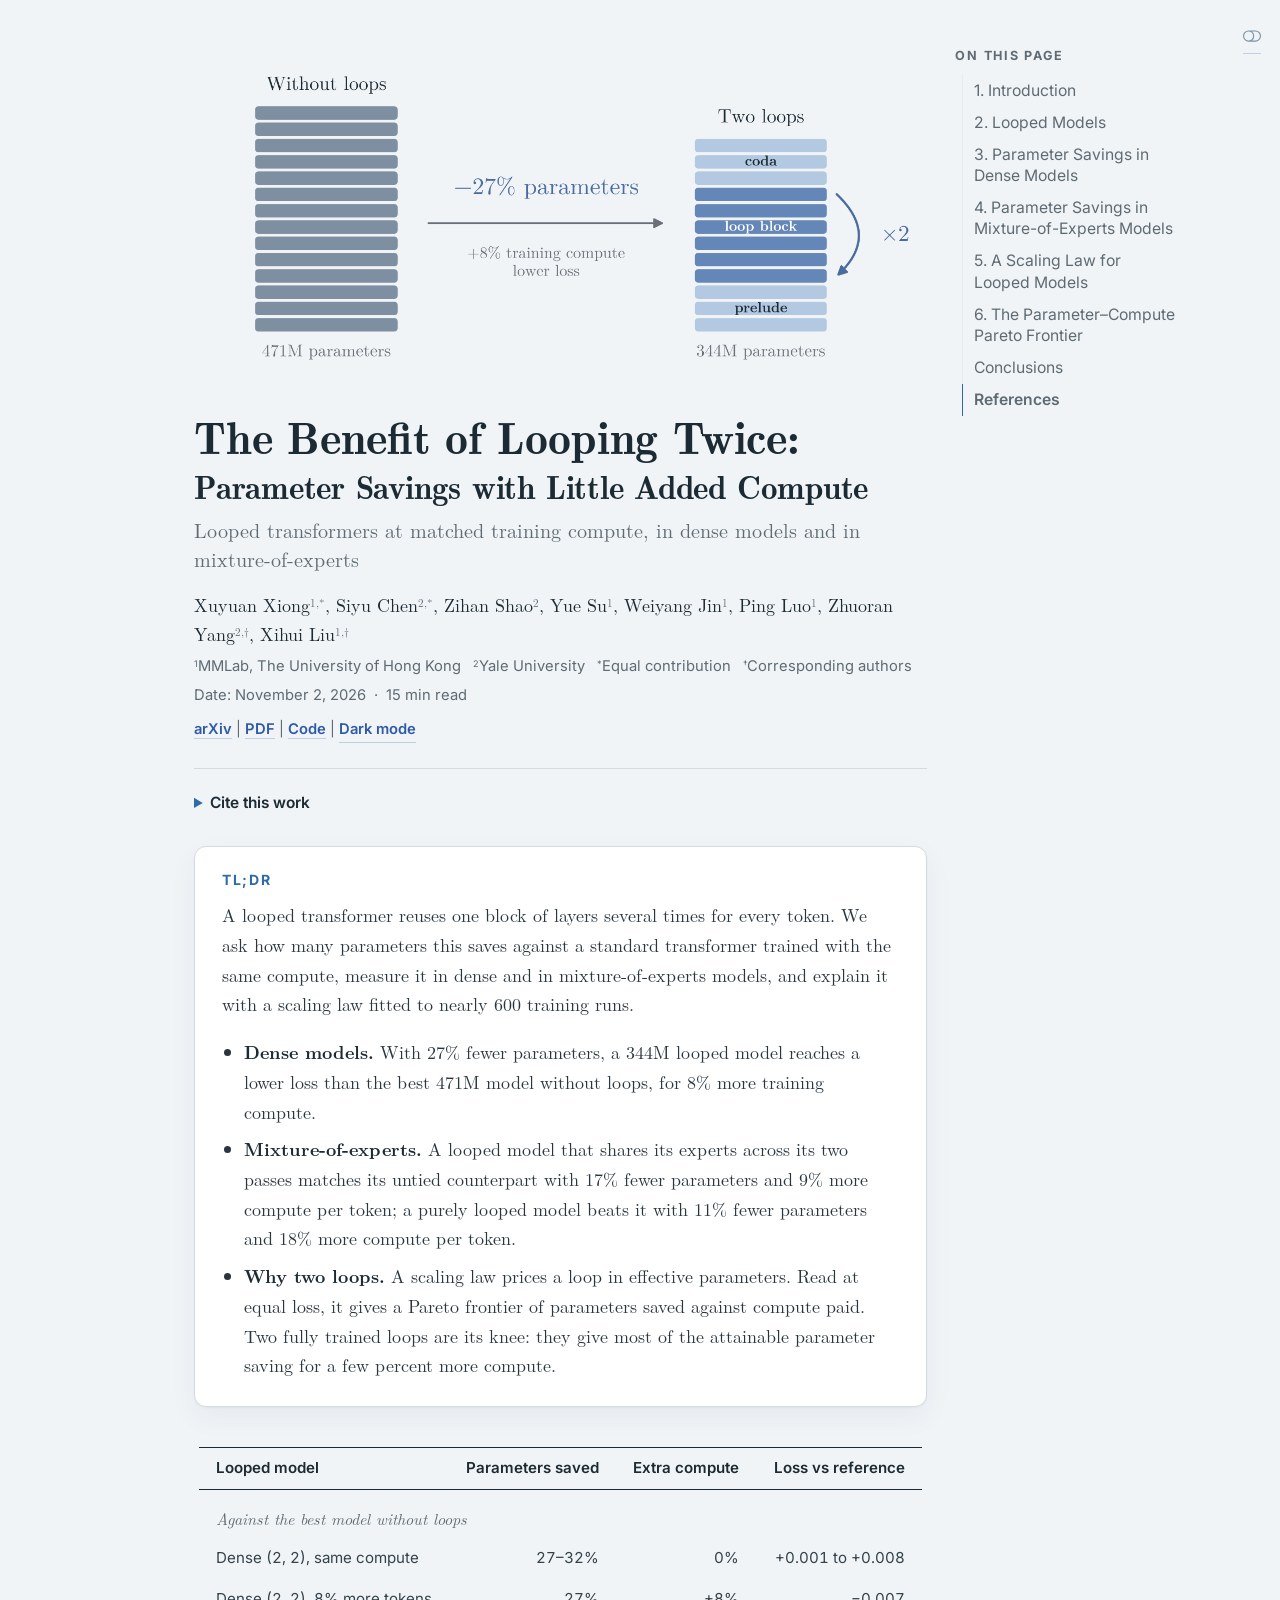
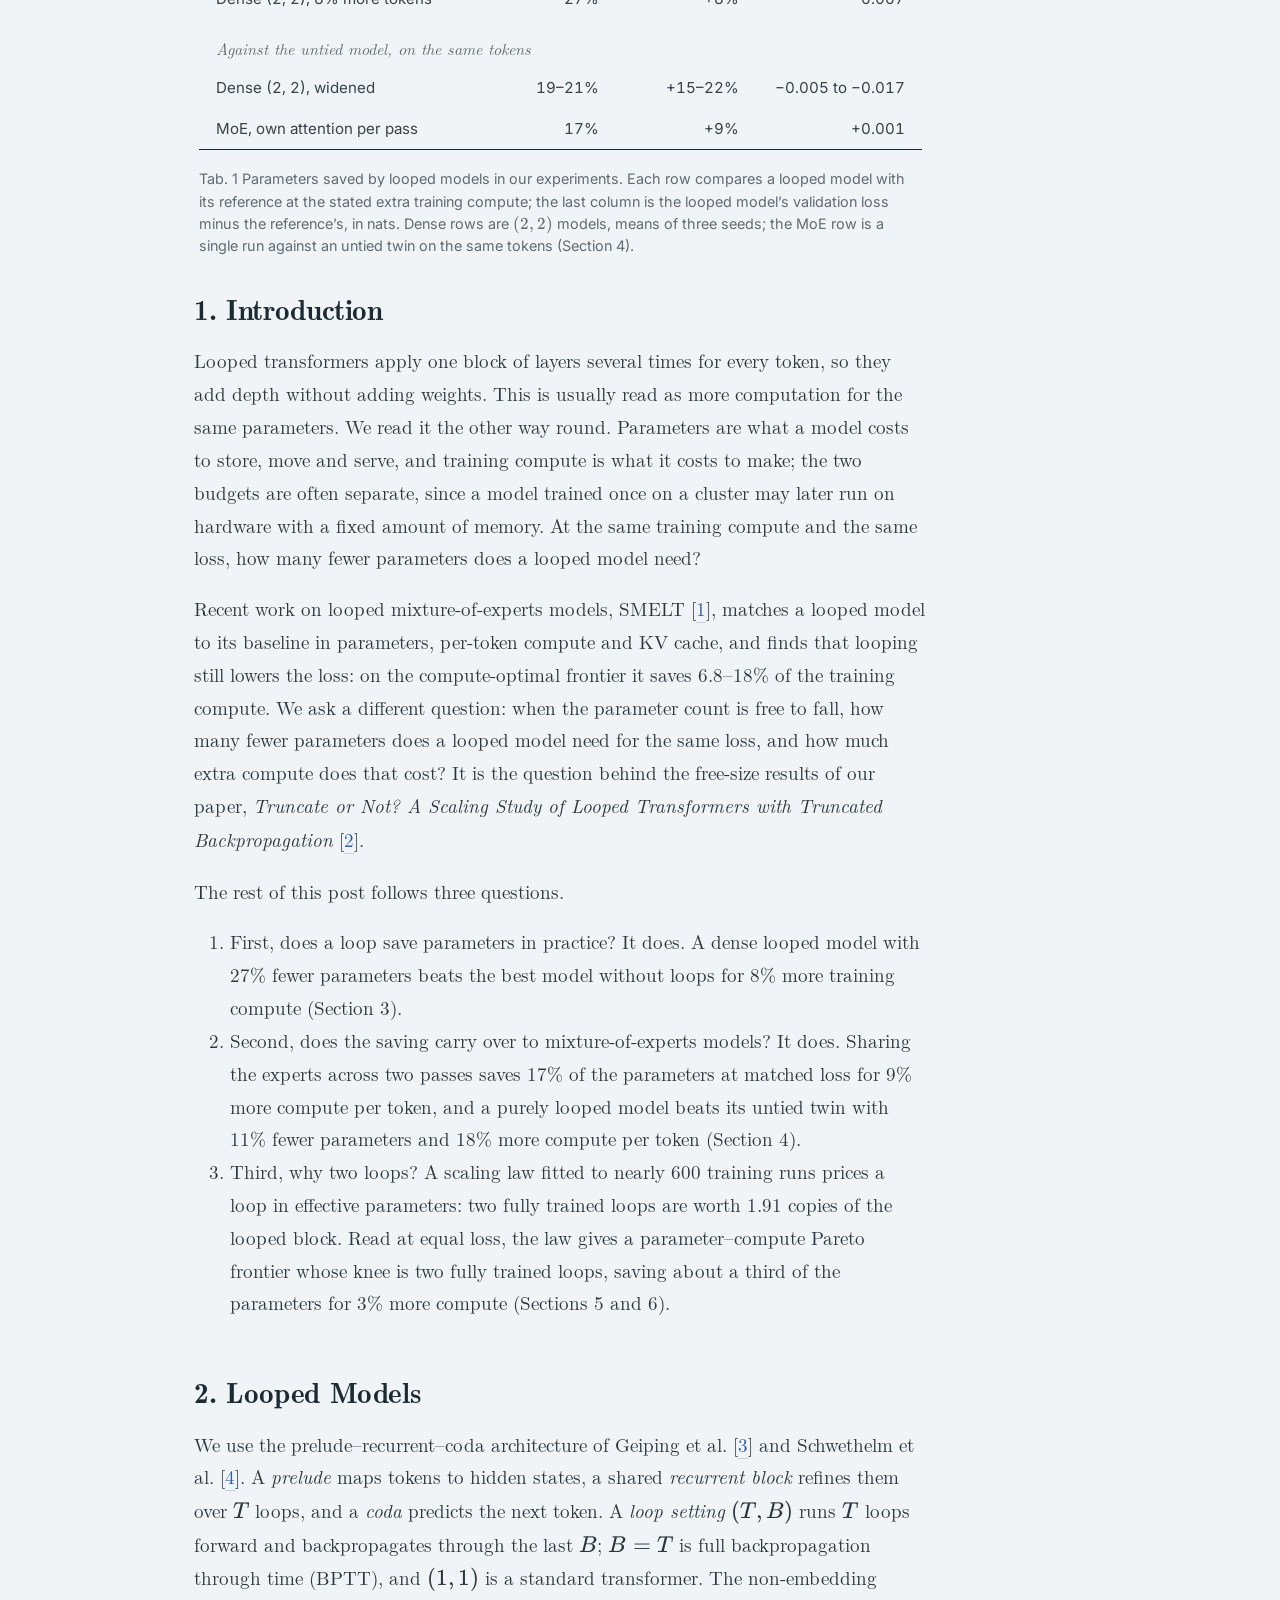
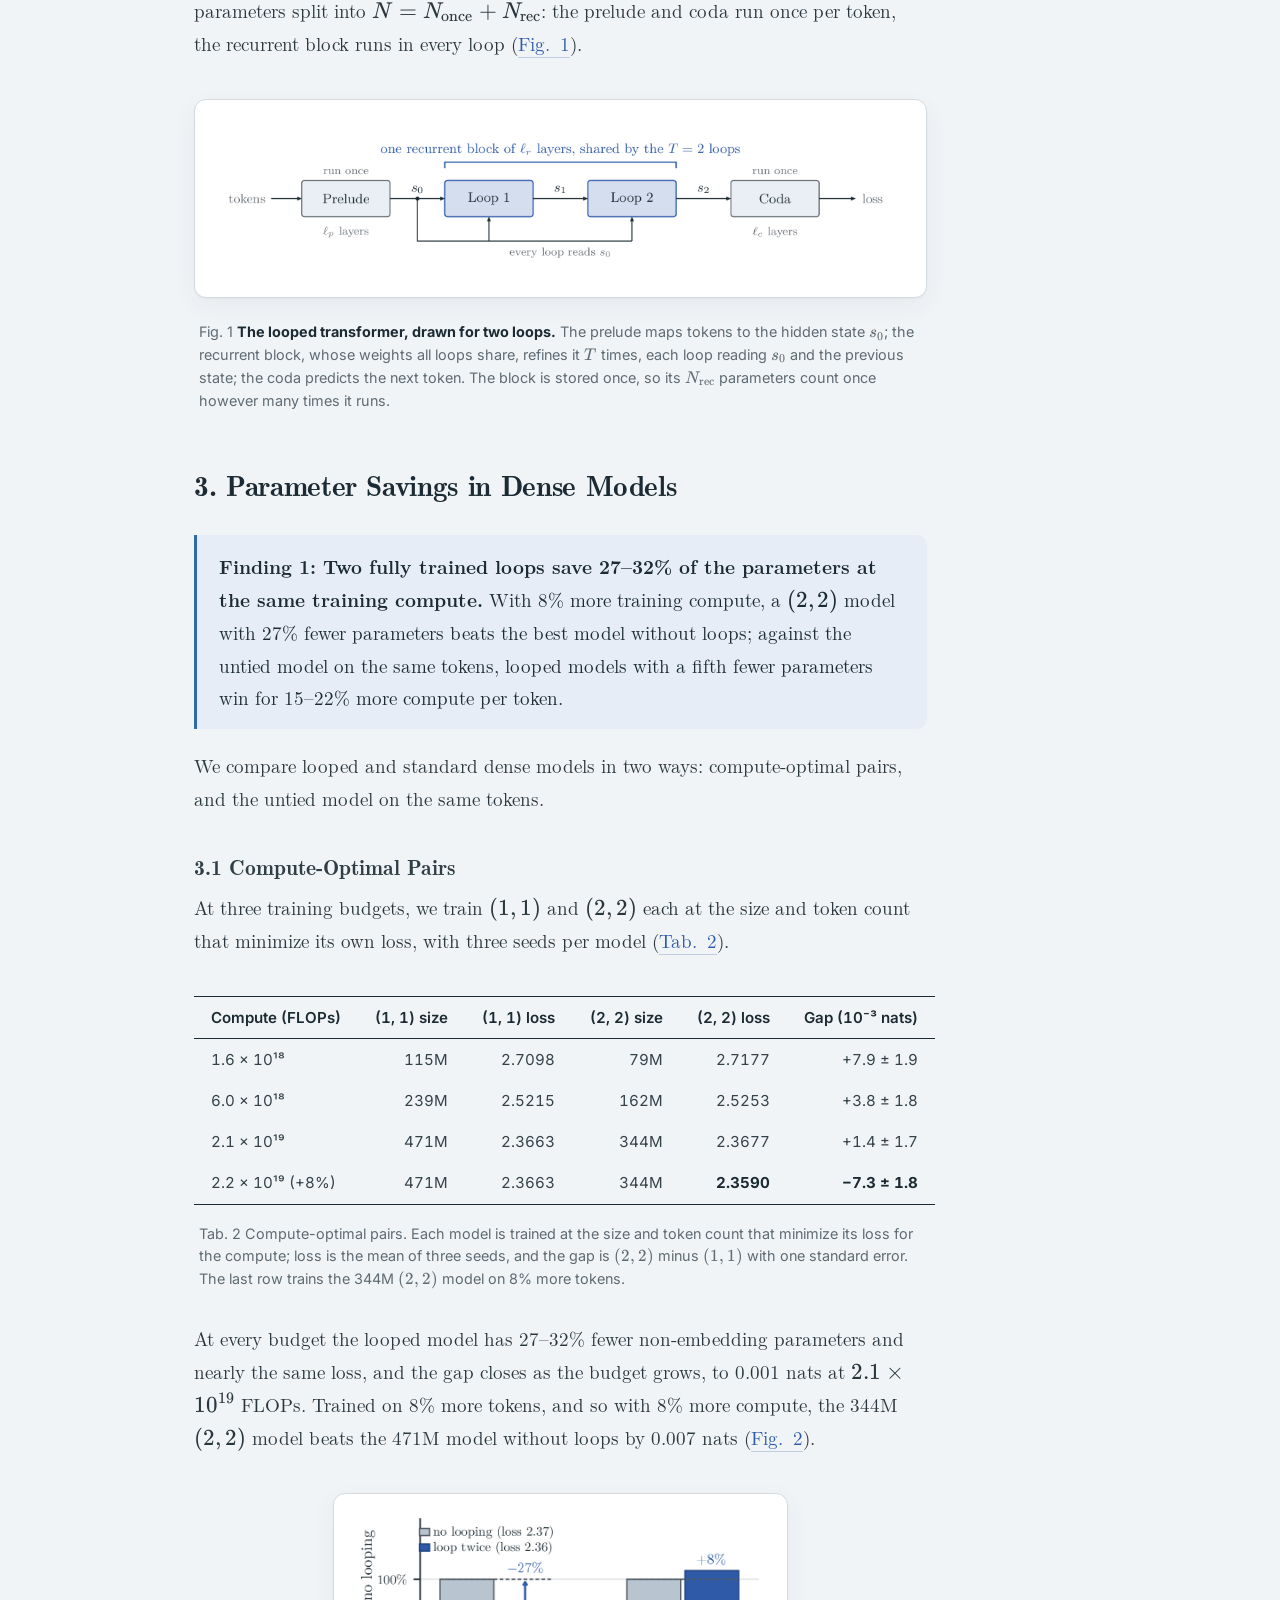
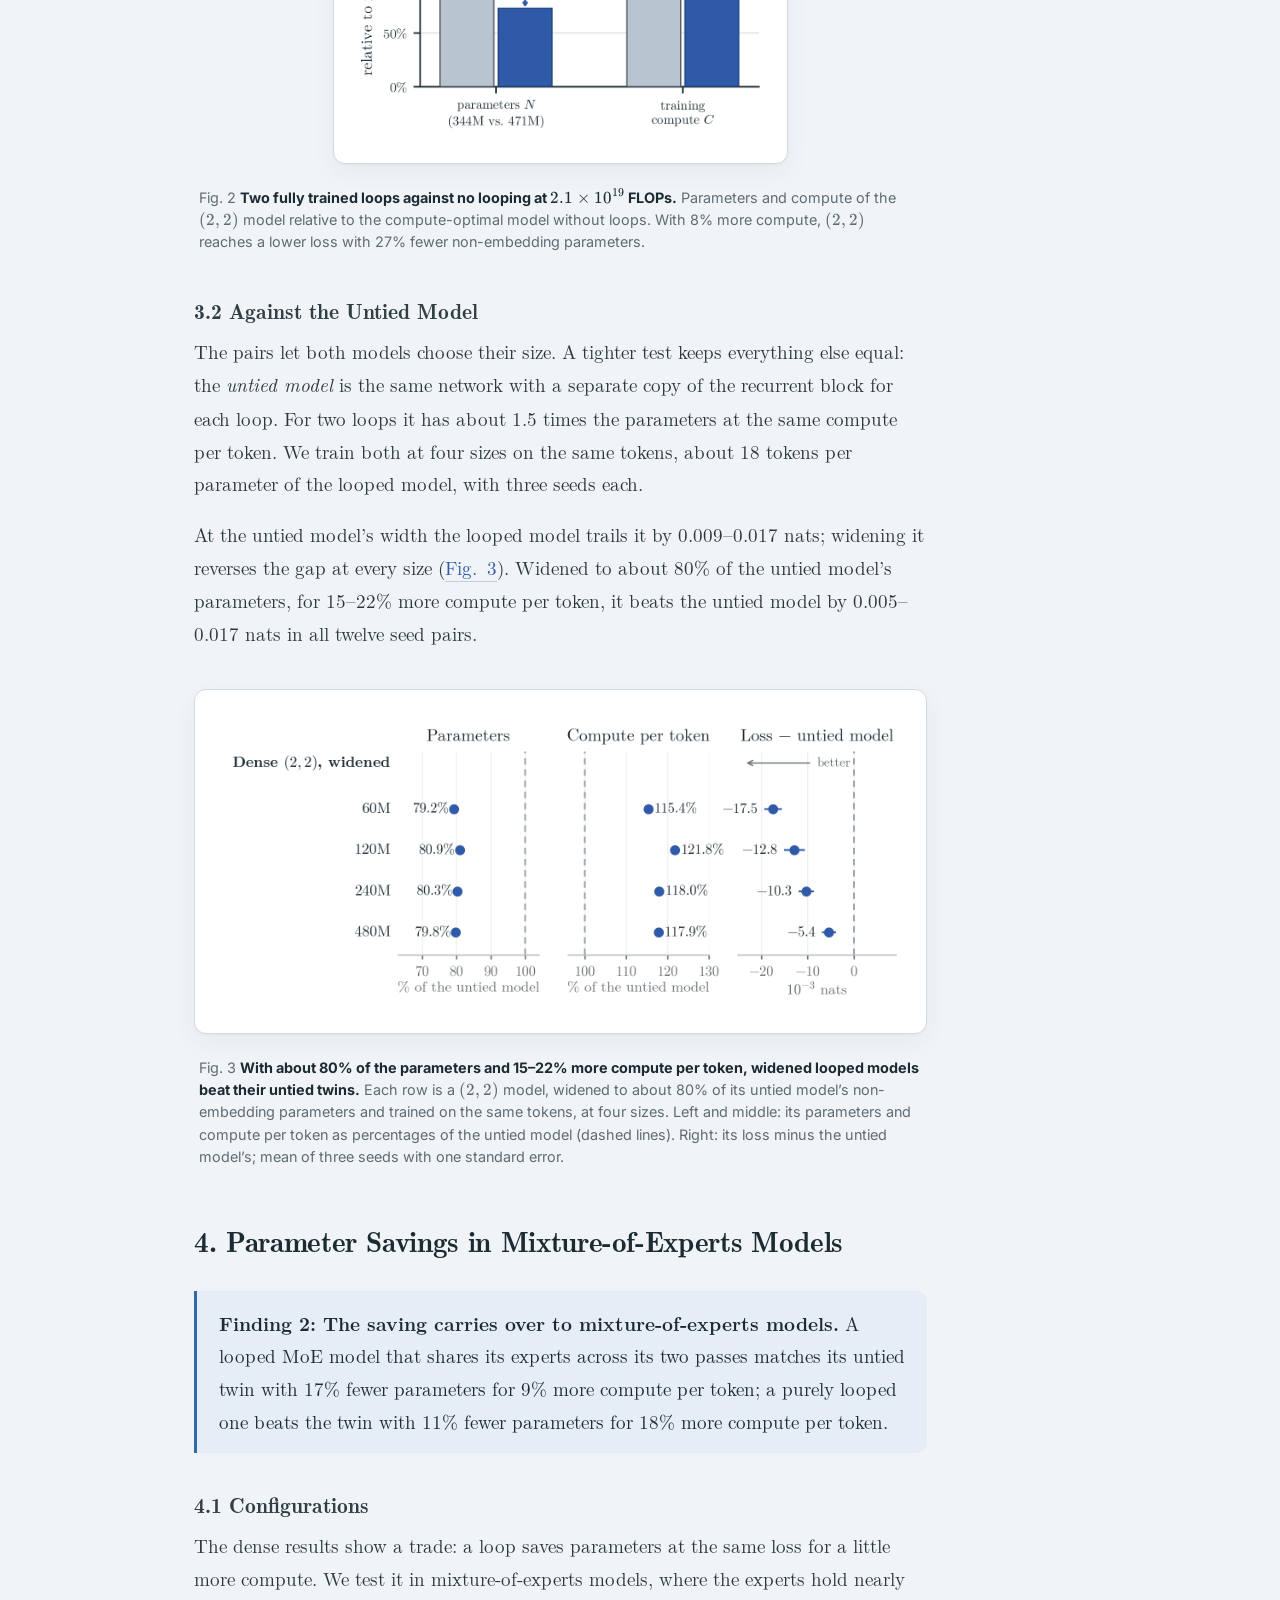
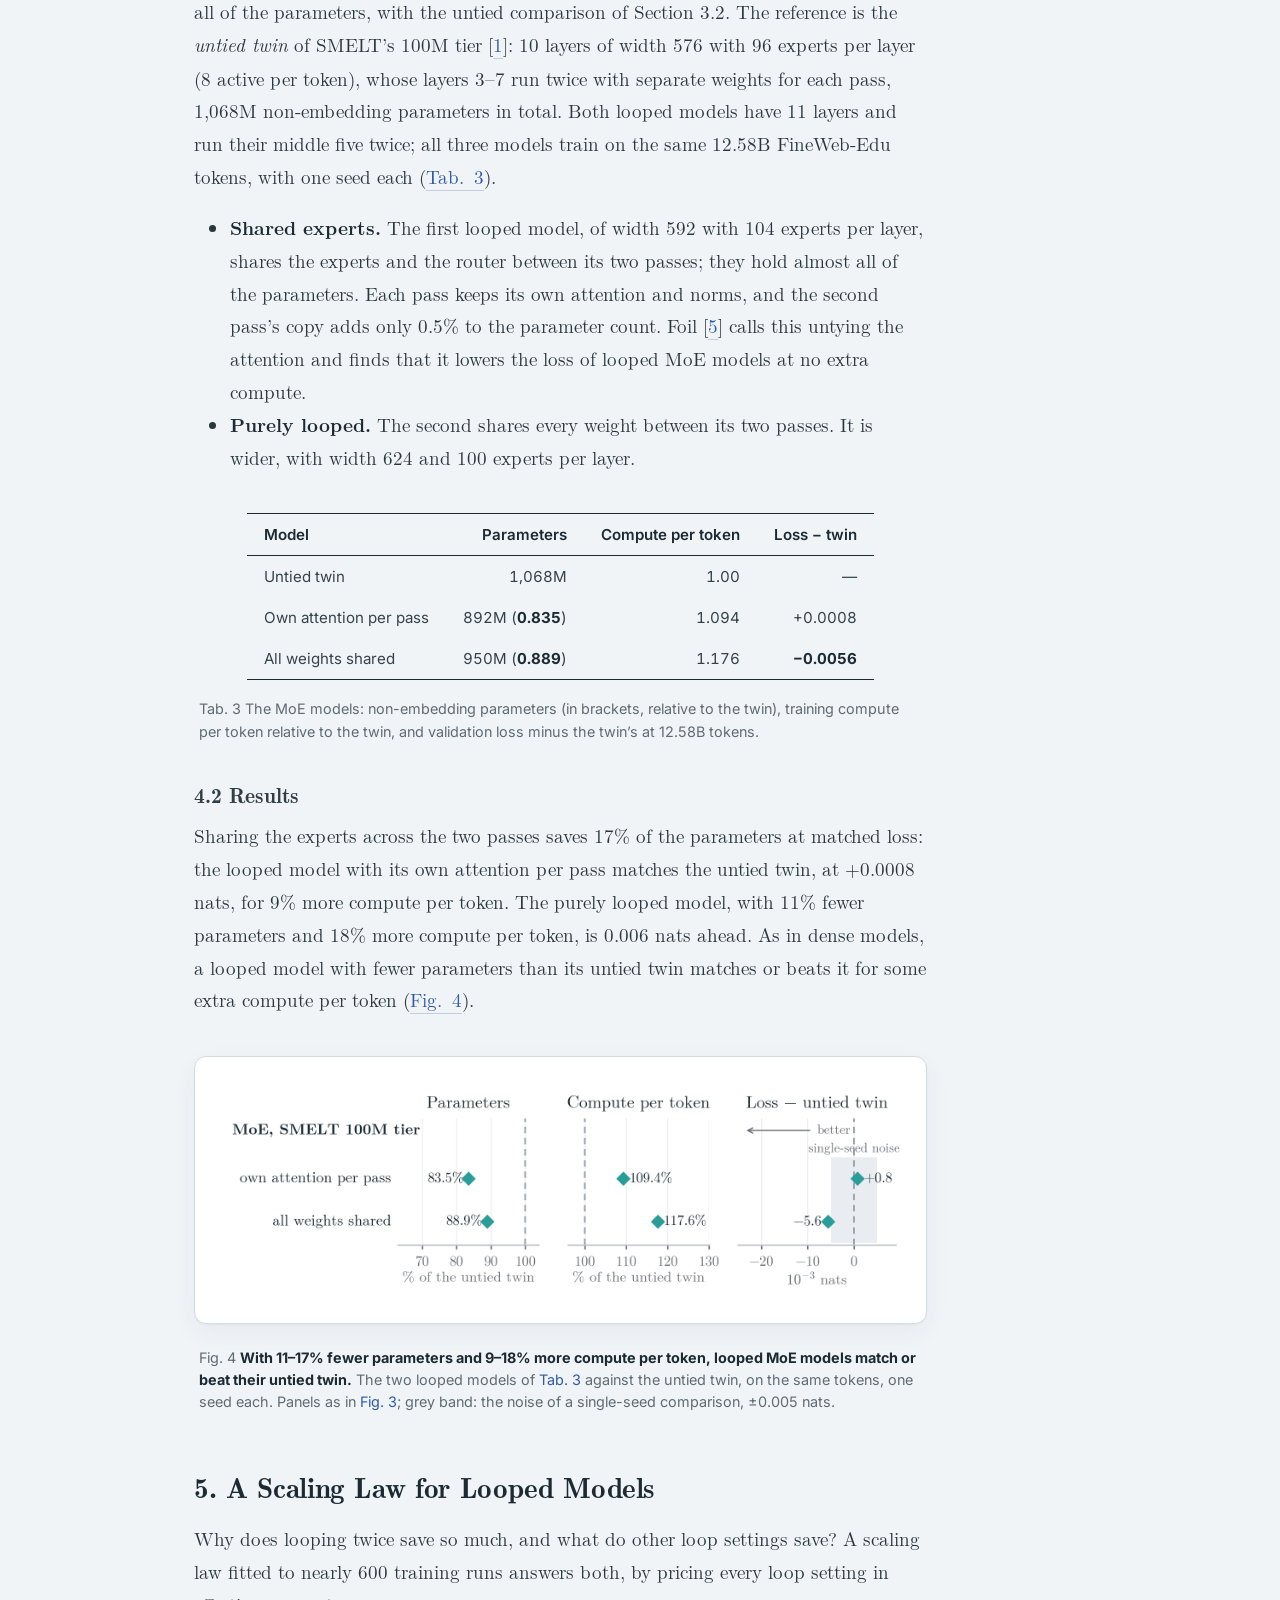
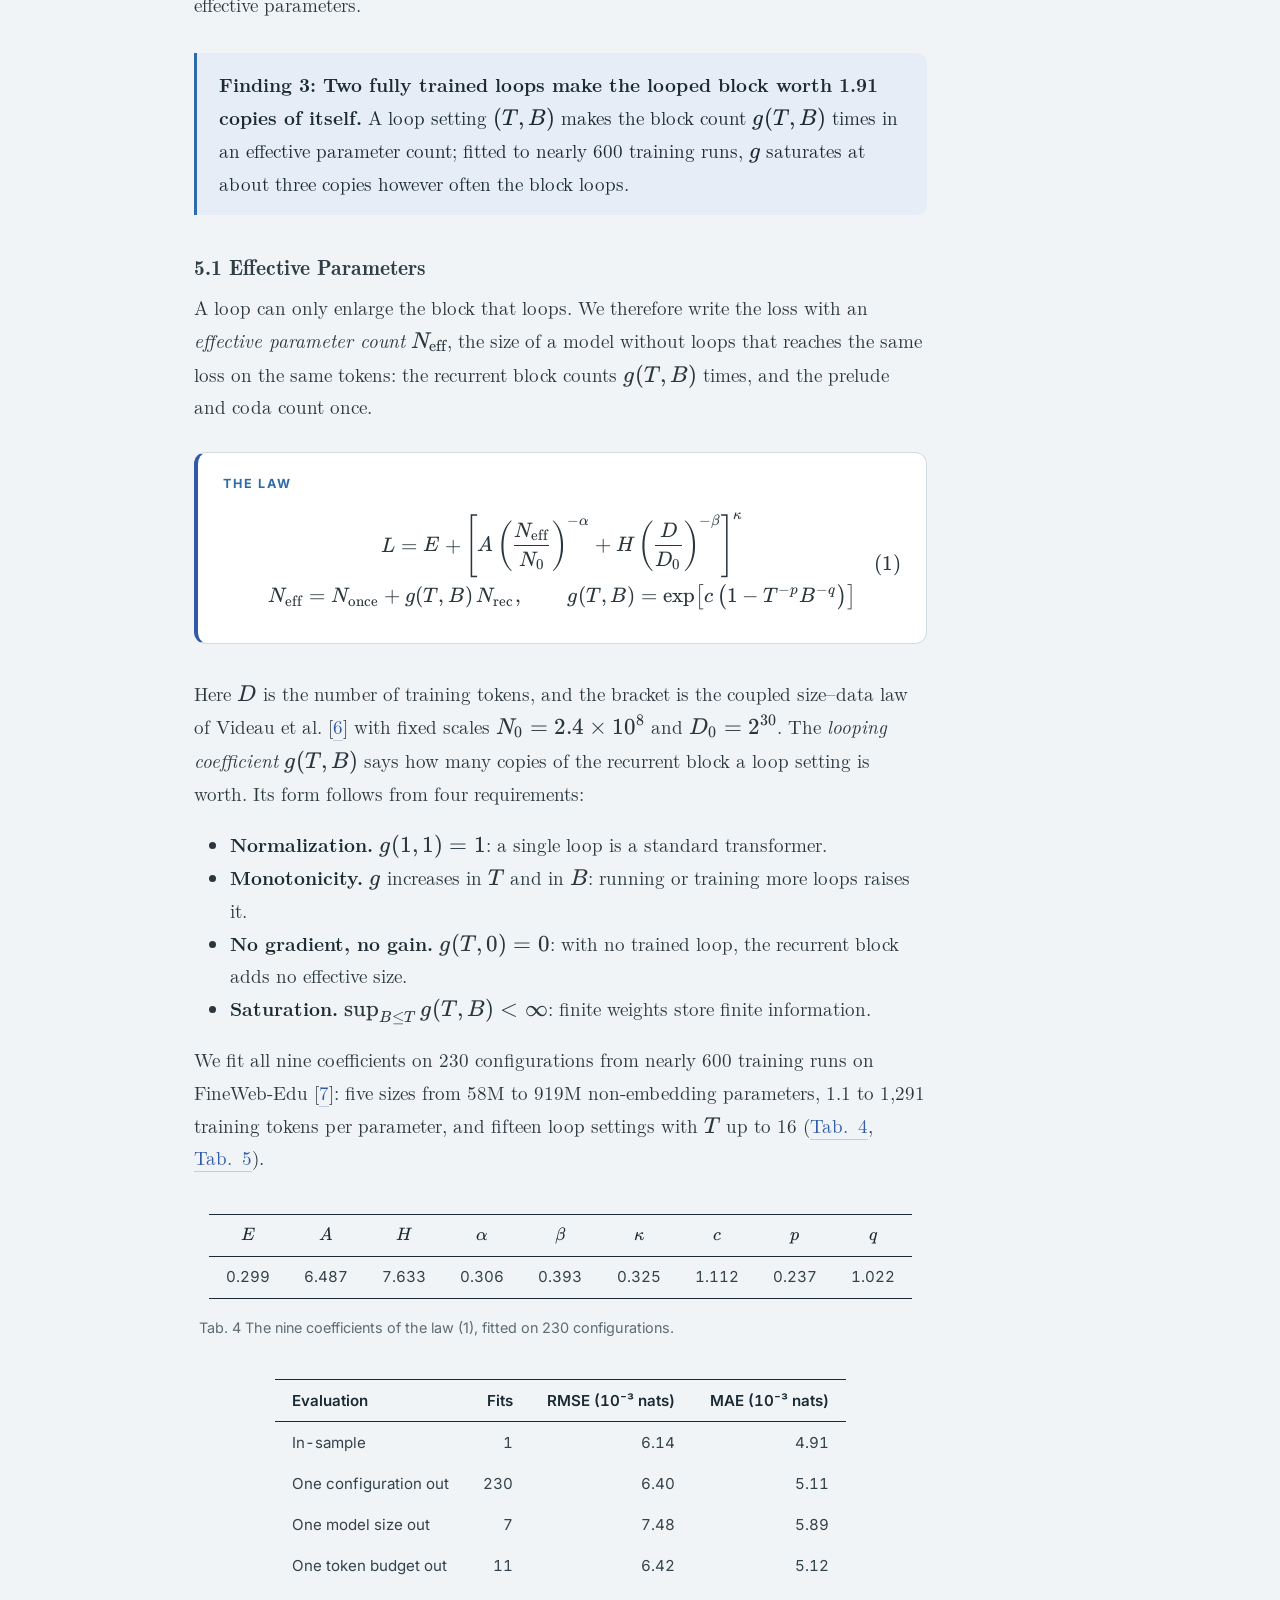
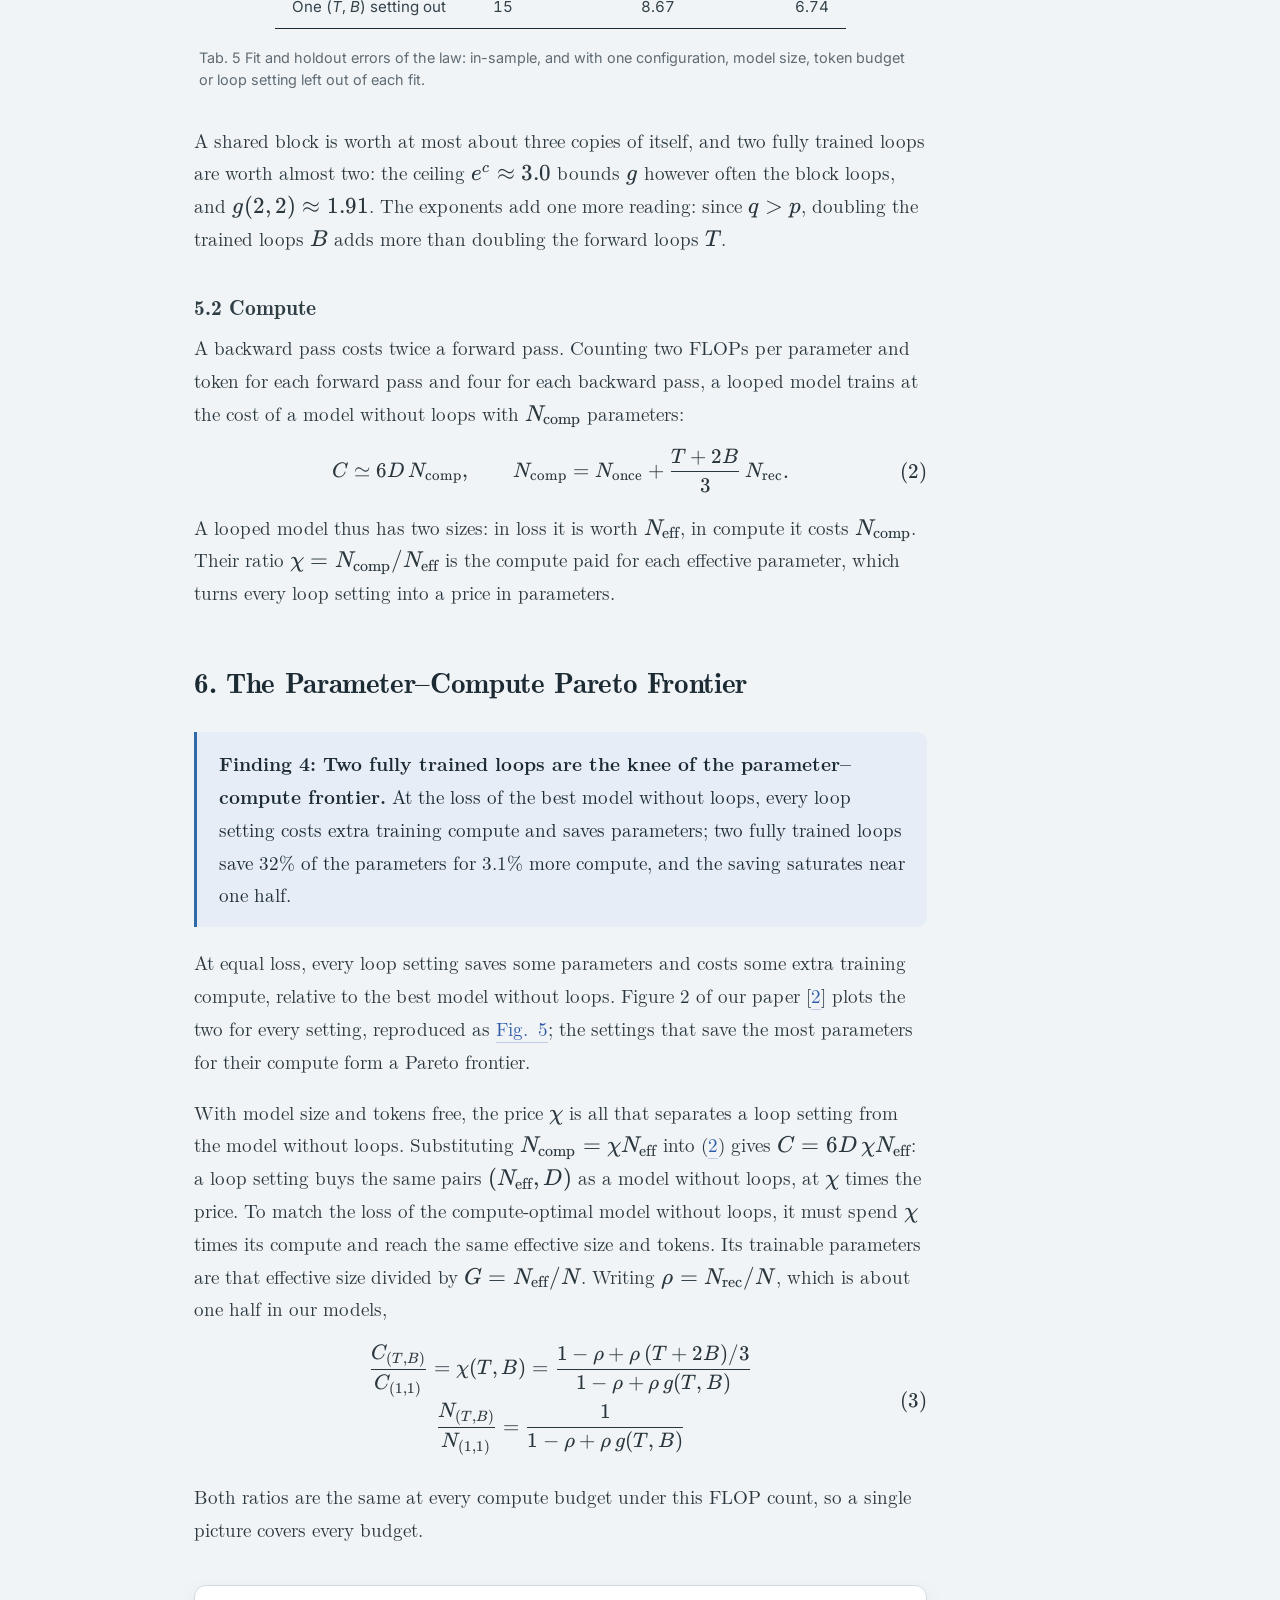
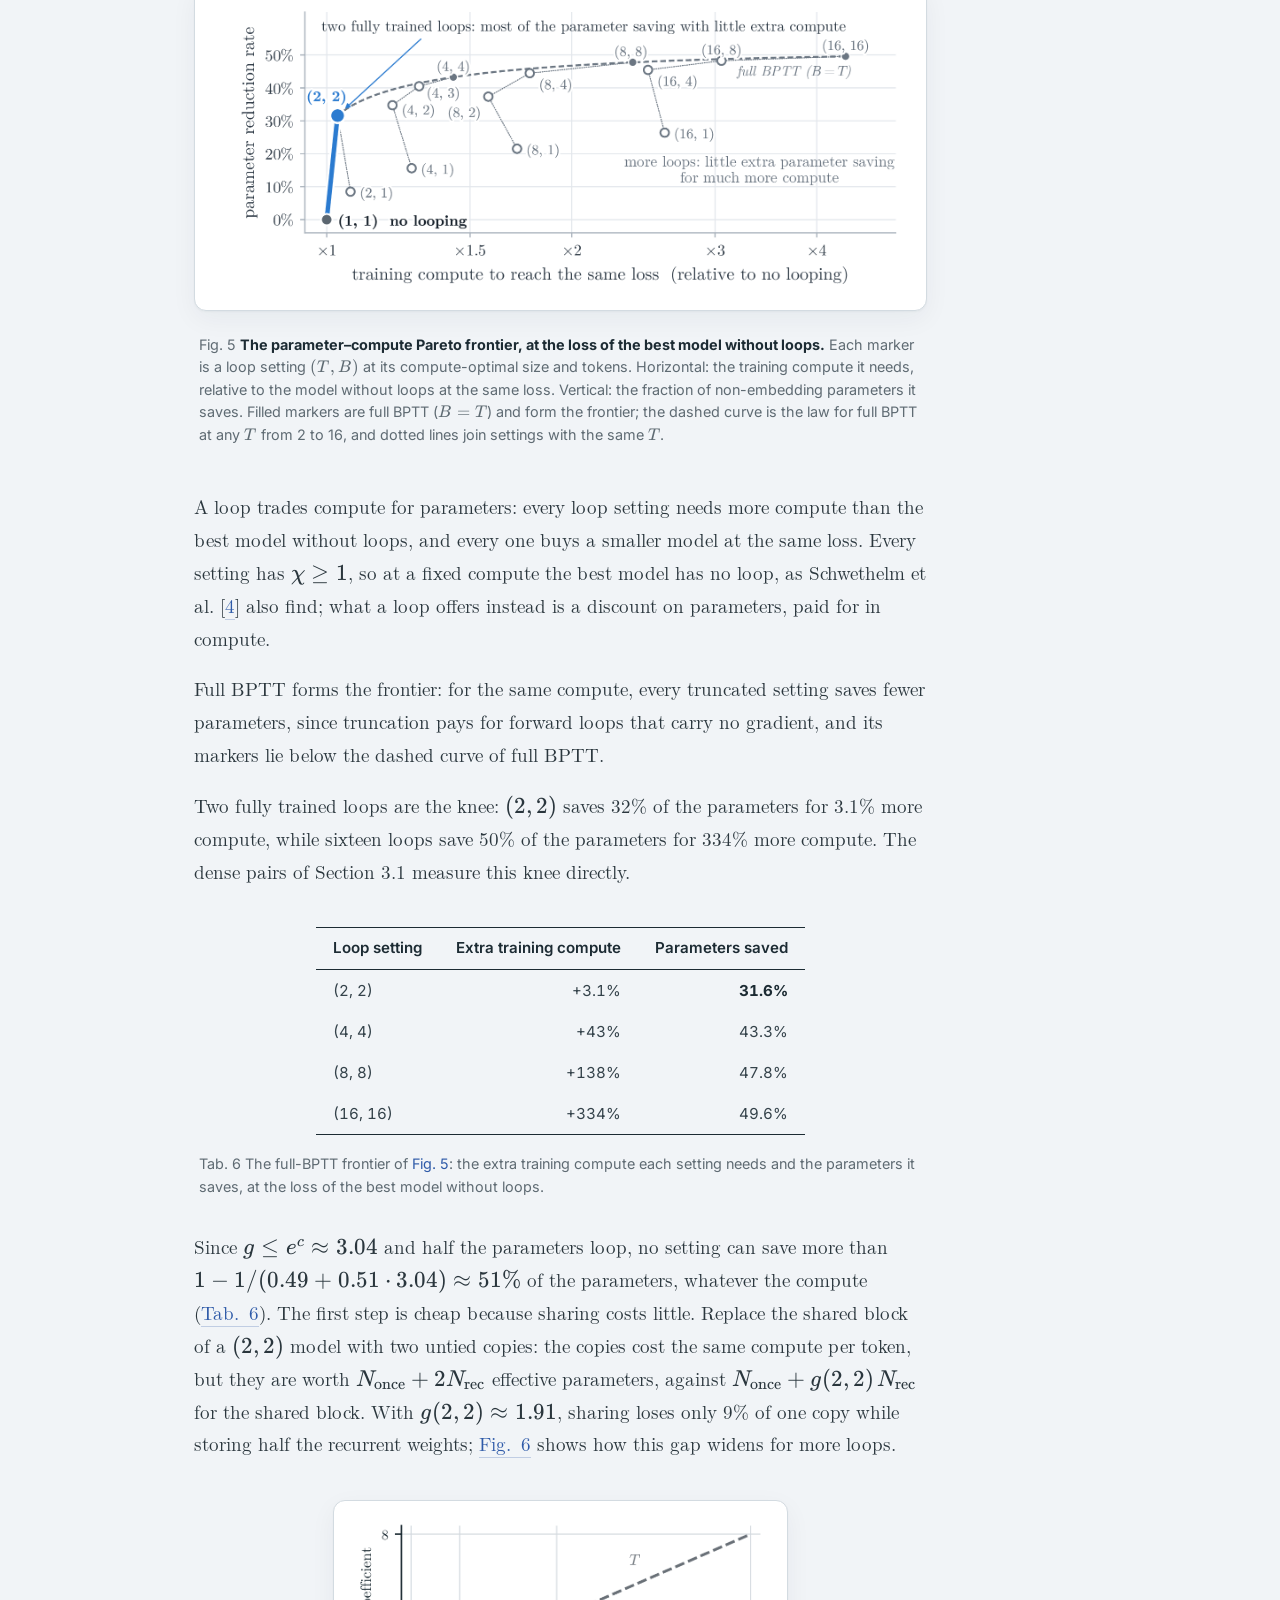
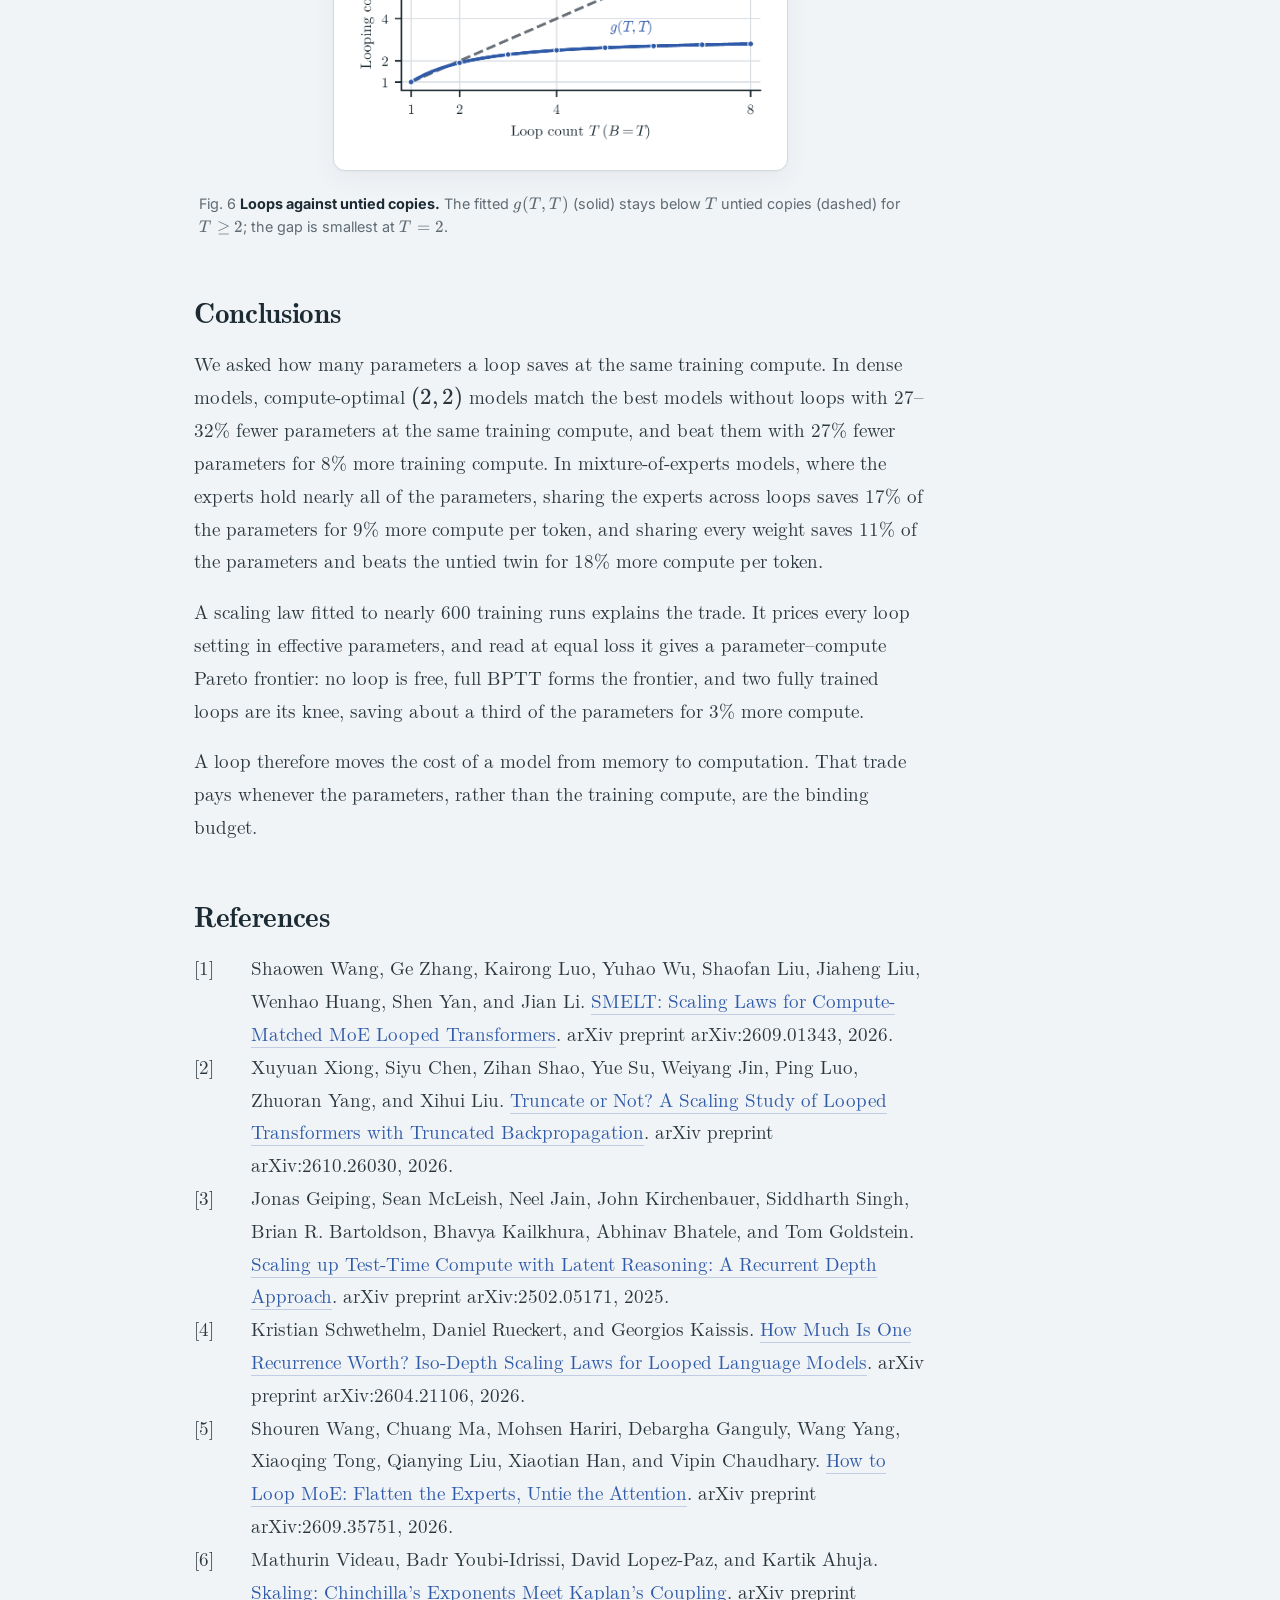
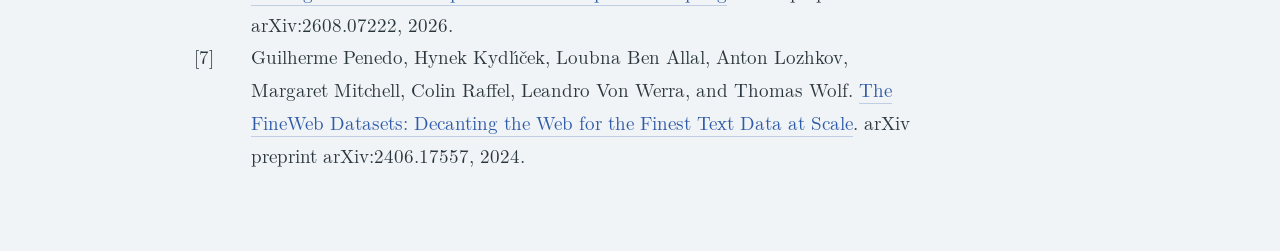
<file: blog/looping-twice/index.html>
<!DOCTYPE html>
<html xmlns="http://www.w3.org/1999/xhtml" lang="en" xml:lang="en"><head>

<meta charset="utf-8">
<meta name="generator" content="quarto-1.10.19">

<meta name="viewport" content="width=device-width, initial-scale=1.0, user-scalable=yes">

<meta name="author" content="Xuyuan Xiong, Siyu Chen, Zihan Shao, Yue Su, Weiyang Jin, Ping Luo, Zhuoran Yang, Xihui Liu">

<title>The Benefit of Looping Twice: Parameter Savings with Little Added Compute</title>
<style>
/* Default styles provided by pandoc.
** See https://pandoc.org/MANUAL.html#variables-for-html for config info.
*/
span.smallcaps{font-variant: small-caps;}
div.columns{display: flex; gap: 1.5em;}
div.column{flex: auto;}
@media screen {
div.columns{gap: min(4vw, 1.5em);}
div.column{overflow-x: auto;}
}
div.hanging-indent{margin-left: 1.5em; text-indent: -1.5em;}
ul.task-list{list-style: none;}
ul.task-list li input[type="checkbox"] {
  width: 0.8em;
  margin: 0 0.8em 0.2em -1em; /* quarto-specific, see https://github.com/quarto-dev/quarto-cli/issues/4556 */ 
  vertical-align: middle;
}
/* CSS for syntax highlighting */
html { -webkit-text-size-adjust: 100%; }
pre > code.sourceCode { white-space: pre; position: relative; }
pre > code.sourceCode > span { display: inline-block; line-height: 1.25; }
pre > code.sourceCode > span:empty { height: 1.2em; }
.sourceCode { overflow: visible; }
code.sourceCode > span { color: inherit; text-decoration: inherit; }
div.sourceCode { margin: 1em 0; }
pre.sourceCode { margin: 0; }
@media screen {
div.sourceCode { overflow: auto; }
}
@media print {
pre > code.sourceCode { white-space: pre-wrap; }
pre > code.sourceCode > span { text-indent: -5em; padding-left: 5em; }
}
pre.numberSource code
  { counter-reset: source-line 0; }
pre.numberSource code > span
  { position: relative; left: -4em; counter-increment: source-line; }
pre.numberSource code > span > a:first-child::before
  { content: counter(source-line);
    position: relative; left: -1em; text-align: right; vertical-align: baseline;
    border: none; display: inline-block;
    -webkit-touch-callout: none; -webkit-user-select: none;
    -khtml-user-select: none; -moz-user-select: none;
    -ms-user-select: none; user-select: none;
    padding: 0 4px; width: 4em;
  }
pre.numberSource { margin-left: 3em;  padding-left: 4px; }
div.sourceCode
  {   }
@media screen {
pre > code.sourceCode > span > a:first-child::before { text-decoration: underline; }
}
/* CSS for citations */
div.csl-bib-body { }
div.csl-entry {
  clear: both;
  margin-bottom: 0em;
}
.hanging-indent div.csl-entry {
  margin-left:2em;
  text-indent:-2em;
}
div.csl-left-margin {
  min-width:2em;
  float:left;
}
div.csl-right-inline {
  margin-left:2em;
  padding-left:1em;
}
div.csl-indent {
  margin-left: 2em;
}</style>


<script src="index_files/libs/clipboard/clipboard.min.js"></script>
<script src="index_files/libs/quarto-html/quarto.js" type="module"></script>
<script src="index_files/libs/quarto-html/tabsets/tabsets.js" type="module"></script>
<script src="index_files/libs/quarto-html/popper.min.js"></script>
<script src="index_files/libs/quarto-html/tippy.umd.min.js"></script>
<script src="index_files/libs/quarto-html/anchor.min.js"></script>
<link href="index_files/libs/quarto-html/tippy.css" rel="stylesheet">
<link href="index_files/libs/quarto-html/quarto-syntax-highlighting-bf27225e3a48a9273f3daa8f8e829971.css" rel="stylesheet" class="quarto-color-scheme" id="quarto-text-highlighting-styles">
<link href="index_files/libs/quarto-html/quarto-syntax-highlighting-dark-b626d73c4c936ccc3cb08be7d45d1df6.css" rel="stylesheet" class="quarto-color-scheme quarto-color-alternate" id="quarto-text-highlighting-styles">
<link href="index_files/libs/quarto-html/quarto-syntax-highlighting-bf27225e3a48a9273f3daa8f8e829971.css" rel="stylesheet" class="quarto-color-scheme-extra" id="quarto-text-highlighting-styles">
<script src="index_files/libs/bootstrap/bootstrap.min.js"></script>
<link href="index_files/libs/bootstrap/bootstrap-icons.css" rel="stylesheet">
<link href="index_files/libs/bootstrap/bootstrap-ddbf77e1e3260ce74f0f2279f2ea1283.min.css" rel="stylesheet" append-hash="true" class="quarto-color-scheme" id="quarto-bootstrap" data-mode="light">
<link href="index_files/libs/bootstrap/bootstrap-dark-d59f9006a47b35bd9724bd2f27ba07da.min.css" rel="stylesheet" append-hash="true" class="quarto-color-scheme quarto-color-alternate" id="quarto-bootstrap" data-mode="dark">
<link href="index_files/libs/bootstrap/bootstrap-ddbf77e1e3260ce74f0f2279f2ea1283.min.css" rel="stylesheet" append-hash="true" class="quarto-color-scheme-extra" id="quarto-bootstrap" data-mode="light">
<script src="index_files/libs/quarto-contrib/glightbox/glightbox.min.js"></script>
<link href="index_files/libs/quarto-contrib/glightbox/glightbox.min.css" rel="stylesheet">
<link href="index_files/libs/quarto-contrib/glightbox/lightbox.css" rel="stylesheet">
<style>html{ scroll-behavior: smooth; }</style>
<link rel="preconnect" href="https://fonts.googleapis.com">
<link rel="preconnect" href="https://fonts.gstatic.com" crossorigin="">
<link href="https://fonts.googleapis.com/css2?family=Inter:wght@400;500;600;700&amp;display=swap" rel="stylesheet">
<style>
  /* Latin Modern Roman, the paper's text face (fonts/, GUST Font License). */
  @font-face { font-family: "Latin Modern Roman"; src: url("fonts/lmroman10-regular.woff") format("woff"); font-weight: 400; font-style: normal; font-display: swap; }
  @font-face { font-family: "Latin Modern Roman"; src: url("fonts/lmroman10-italic.woff") format("woff"); font-weight: 400; font-style: italic; font-display: swap; }
  @font-face { font-family: "Latin Modern Roman"; src: url("fonts/lmromandemi10-regular.woff") format("woff"); font-weight: 600; font-style: normal; font-display: swap; }
  @font-face { font-family: "Latin Modern Roman"; src: url("fonts/lmroman10-bold.woff") format("woff"); font-weight: 700; font-style: normal; font-display: swap; }
  @font-face { font-family: "Latin Modern Roman"; src: url("fonts/lmroman10-bolditalic.woff") format("woff"); font-weight: 700; font-style: italic; font-display: swap; }
</style>
<meta name="description" content="Looped transformers at matched training compute, in dense models and in mixture-of-experts">
<meta property="og:title" content="The Benefit of Looping Twice: Parameter Savings with Little Added Compute">
<meta property="og:description" content="Looping twice saves parameters for little added compute. A dense looped transformer matches the best standard model with 27–32% fewer parameters at the same training compute and beats it with 27% fewer parameters for 8% more training compute; a looped mixture-of-experts model matches its untied twin with 17% fewer parameters for 9% more compute per token.">
<meta property="og:type" content="article">
<meta property="og:url" content="https://xjxyys.github.io/blog/looping-twice/">
<meta property="og:image" content="https://xjxyys.github.io/blog/looping-twice/assets/card.png">
<meta name="twitter:card" content="summary_large_image">
<script>
  // Dark mode: each image in assets/ has a copy named *_dark.png (scripts/make_figs.py). Show the copy that fits the
  // colour scheme, in the page and in the lightbox, whose links keep the light file's name.
  (function () {
    function isDark() { return document.body.classList.contains('quarto-dark'); }
    function variant(path, dark) {
      var light = path.replace(/_dark\.png$/, '.png');
      return dark ? light.replace(/\.png$/, '_dark.png') : light;
    }
    document.addEventListener('DOMContentLoaded', function () {
      var mode = null;
      function apply() {
        var dark = isDark();
        if (dark === mode) return;  // the body's class also changes for other reasons, e.g. an open lightbox
        mode = dark;
        document.querySelectorAll('img[src^="assets/"]').forEach(function (img) {
          img.setAttribute('src', variant(img.getAttribute('src'), dark));
        });
      }
      apply();
      new MutationObserver(apply).observe(document.body, { attributes: true, attributeFilter: ['class'] });
    });
    window.addEventListener('load', function () {
      if (!window.lightboxQuarto) return;
      window.lightboxQuarto.on('slide_before_load', function (data) {
        var href = data.trigger && data.trigger.getAttribute('href');
        if (href && href.indexOf('assets/') === 0) data.slideConfig.href = variant(href, isDark());
      });
    });
  })();
</script>
<script>
  // Keep inline math and the punctuation right after it on one line.
  window.addEventListener('load', function () {
    document.querySelectorAll('span.math.inline').forEach(function (m) {
      var t = m.nextSibling;
      if (!t || t.nodeType !== 3) return;
      var p = t.nodeValue.match(/^[,.;:!?)\u2019\u201d]+/);
      if (!p) return;
      var w = document.createElement('span');
      w.className = 'nowrap';
      m.parentNode.insertBefore(w, m);
      w.appendChild(m);
      w.appendChild(document.createTextNode(p[0]));
      t.nodeValue = t.nodeValue.slice(p[0].length);
    });
  });
</script>

  <script defer="" src="katex/katex.min.js"></script>
  <script>document.addEventListener("DOMContentLoaded", function () {
 var mathElements = document.getElementsByClassName("math");
 var macros = [];
 for (var i = 0; i < mathElements.length; i++) {
  var texText = mathElements[i].firstChild;
  if (mathElements[i].tagName == "SPAN") {
   katex.render(texText.data, mathElements[i], {
    displayMode: mathElements[i].classList.contains('display'),
    throwOnError: false,
    macros: macros,
    fleqn: false
   });
}}});
  </script>
  <link rel="stylesheet" href="katex/katex.min.css">

<script type="text/javascript">
const typesetMath = (el) => {
  if (window.MathJax) {
    // MathJax Typeset
    window.MathJax.typeset([el]);
  } else if (window.katex) {
    // KaTeX Render
    var mathElements = el.getElementsByClassName("math");
    var macros = [];
    for (var i = 0; i < mathElements.length; i++) {
      var texText = mathElements[i].firstChild;
      if (mathElements[i].tagName == "SPAN" && texText && texText.data) {
        window.katex.render(texText.data, mathElements[i], {
          displayMode: mathElements[i].classList.contains('display'),
          throwOnError: false,
          macros: macros,
          fleqn: false
        });
      }
    }
  }
}
window.Quarto = {
  typesetMath
};
</script>

</head>

<body class="quarto-light"><script id="quarto-html-before-body" type="application/javascript">
    const toggleBodyColorMode = (bsSheetEl) => {
      const mode = bsSheetEl.getAttribute("data-mode");
      const bodyEl = window.document.querySelector("body");
      if (mode === "dark") {
        bodyEl.classList.add("quarto-dark");
        bodyEl.classList.remove("quarto-light");
      } else {
        bodyEl.classList.add("quarto-light");
        bodyEl.classList.remove("quarto-dark");
      }
    }
    const toggleBodyColorPrimary = () => {
      const bsSheetEl = window.document.querySelector("link#quarto-bootstrap:not([rel=disabled-stylesheet])");
      if (bsSheetEl) {
        toggleBodyColorMode(bsSheetEl);
      }
    }
    const setColorSchemeToggle = (alternate) => {
      const toggles = window.document.querySelectorAll('.quarto-color-scheme-toggle');
      for (let i=0; i < toggles.length; i++) {
        const toggle = toggles[i];
        if (toggle) {
          if (alternate) {
            toggle.classList.add("alternate");
          } else {
            toggle.classList.remove("alternate");
          }
        }
      }
    };
    const toggleColorMode = (alternate) => {
      // Switch the stylesheets
      const primaryStylesheets = window.document.querySelectorAll('link.quarto-color-scheme:not(.quarto-color-alternate)');
      const alternateStylesheets = window.document.querySelectorAll('link.quarto-color-scheme.quarto-color-alternate');
      manageTransitions('#quarto-margin-sidebar .nav-link', false);
      if (alternate) {
        // note: dark is layered on light, we don't disable primary!
        enableStylesheet(alternateStylesheets);
        for (const sheetNode of alternateStylesheets) {
          if (sheetNode.id === "quarto-bootstrap") {
            toggleBodyColorMode(sheetNode);
          }
        }
      } else {
        disableStylesheet(alternateStylesheets);
        enableStylesheet(primaryStylesheets)
        toggleBodyColorPrimary();
      }
      manageTransitions('#quarto-margin-sidebar .nav-link', true);
      // Switch the toggles
      setColorSchemeToggle(alternate)
      // Hack to workaround the fact that safari doesn't
      // properly recolor the scrollbar when toggling (#1455)
      if (navigator.userAgent.indexOf('Safari') > 0 && navigator.userAgent.indexOf('Chrome') == -1) {
        manageTransitions("body", false);
        window.scrollTo(0, 1);
        setTimeout(() => {
          window.scrollTo(0, 0);
          manageTransitions("body", true);
        }, 40);
      }
    }
    const disableStylesheet = (stylesheets) => {
      for (let i=0; i < stylesheets.length; i++) {
        const stylesheet = stylesheets[i];
        stylesheet.rel = 'disabled-stylesheet';
      }
    }
    const enableStylesheet = (stylesheets) => {
      for (let i=0; i < stylesheets.length; i++) {
        const stylesheet = stylesheets[i];
        if(stylesheet.rel !== 'stylesheet') { // for Chrome, which will still FOUC without this check
          stylesheet.rel = 'stylesheet';
        }
      }
    }
    const manageTransitions = (selector, allowTransitions) => {
      const els = window.document.querySelectorAll(selector);
      for (let i=0; i < els.length; i++) {
        const el = els[i];
        if (allowTransitions) {
          el.classList.remove('notransition');
        } else {
          el.classList.add('notransition');
        }
      }
    }
    const isFileUrl = () => {
      return window.location.protocol === 'file:';
    }
    const hasAlternateSentinel = () => {
      let styleSentinel = getColorSchemeSentinel();
      if (styleSentinel !== null) {
        return styleSentinel === "alternate";
      } else {
        return false;
      }
    }
    const setStyleSentinel = (alternate) => {
      const value = alternate ? "alternate" : "default";
      if (!isFileUrl()) {
        window.localStorage.setItem("quarto-color-scheme", value);
      } else {
        localAlternateSentinel = value;
      }
    }
    const getColorSchemeSentinel = () => {
      if (!isFileUrl()) {
        const storageValue = window.localStorage.getItem("quarto-color-scheme");
        return storageValue != null ? storageValue : localAlternateSentinel;
      } else {
        return localAlternateSentinel;
      }
    }
    const toggleGiscusIfUsed = (isAlternate, darkModeDefault) => {
      const baseTheme = document.querySelector('#giscus-base-theme')?.value ?? 'light';
      const alternateTheme = document.querySelector('#giscus-alt-theme')?.value ?? 'dark';
      let newTheme = '';
      if(authorPrefersDark) {
        newTheme = isAlternate ? baseTheme : alternateTheme;
      } else {
        newTheme = isAlternate ? alternateTheme : baseTheme;
      }
      const changeGiscusTheme = () => {
        // From: https://github.com/giscus/giscus/issues/336
        const sendMessage = (message) => {
          const iframe = document.querySelector('iframe.giscus-frame');
          if (!iframe) return;
          iframe.contentWindow.postMessage({ giscus: message }, 'https://giscus.app');
        }
        sendMessage({
          setConfig: {
            theme: newTheme
          }
        });
      }
      const isGiscussLoaded = window.document.querySelector('iframe.giscus-frame') !== null;
      if (isGiscussLoaded) {
        changeGiscusTheme();
      }
    };
    const authorPrefersDark = false;
    const queryPrefersDark = window.matchMedia('(prefers-color-scheme: dark)');
    const darkModeDefault = queryPrefersDark.matches;
      document.querySelector('link#quarto-text-highlighting-styles.quarto-color-scheme-extra').rel = 'disabled-stylesheet';
      document.querySelector('link#quarto-bootstrap.quarto-color-scheme-extra').rel = 'disabled-stylesheet';
    let localAlternateSentinel = darkModeDefault ? 'alternate' : 'default';
    // Dark / light mode switch
    window.quartoToggleColorScheme = () => {
      // Read the current dark / light value
      let toAlternate = !hasAlternateSentinel();
      toggleColorMode(toAlternate);
      setStyleSentinel(toAlternate);
      toggleGiscusIfUsed(toAlternate, darkModeDefault);
      window.dispatchEvent(new Event('resize'));
    };
    queryPrefersDark.addEventListener("change", e => {
      if(window.localStorage.getItem("quarto-color-scheme") !== null)
        return;
      const alternate = e.matches
      toggleColorMode(alternate);
      localAlternateSentinel = e.matches ? 'alternate' : 'default'; // this is used alongside local storage!
      toggleGiscusIfUsed(alternate, darkModeDefault);
    });
    // Switch to dark mode if need be
    if (hasAlternateSentinel()) {
      toggleColorMode(true);
    } else {
      toggleColorMode(false);
    }
  </script>

<div id="quarto-content" class="page-columns page-rows-contents page-layout-article">
<div id="quarto-margin-sidebar" class="sidebar margin-sidebar">
  <nav id="TOC" role="doc-toc" class="toc-active">
    <h2 id="toc-title">On this page</h2>
   
  <ul class="collapse">
  <li><a href="#sec-intro" id="toc-sec-intro" class="nav-link active" data-scroll-target="#sec-intro">1. Introduction</a></li>
  <li><a href="#sec-looped" id="toc-sec-looped" class="nav-link" data-scroll-target="#sec-looped">2. Looped Models</a></li>
  <li><a href="#sec-dense" id="toc-sec-dense" class="nav-link" data-scroll-target="#sec-dense">3. Parameter Savings in Dense Models</a></li>
  <li><a href="#sec-moe" id="toc-sec-moe" class="nav-link" data-scroll-target="#sec-moe">4. Parameter Savings in Mixture-of-Experts Models</a></li>
  <li><a href="#sec-law" id="toc-sec-law" class="nav-link" data-scroll-target="#sec-law">5. A Scaling Law for Looped Models</a></li>
  <li><a href="#sec-frontier" id="toc-sec-frontier" class="nav-link" data-scroll-target="#sec-frontier">6. The Parameter–Compute Pareto Frontier</a></li>
  <li><a href="#sec-conclusions" id="toc-sec-conclusions" class="nav-link" data-scroll-target="#sec-conclusions">Conclusions</a></li>
  <li><a href="#sec-references" id="toc-sec-references" class="nav-link" data-scroll-target="#sec-references">References</a></li>
  </ul>
</nav>
</div>
<main class="content" id="quarto-document-content">





<div class="cover">
<p><a href="assets/hero.png" class="lightbox" data-gallery="quarto-lightbox-gallery-1"><img src="assets/hero.png" class="img-fluid" alt="A standard transformer of fourteen layers with 471M parameters next to a looped transformer of twelve layers whose middle six run twice, with 344M parameters: 27% fewer parameters for 8% more training compute and a lower loss."></a></p>
</div>
<header class="post-header">
  <h1 class="post-title">The Benefit of Looping Twice:<span class="post-title-sub">Parameter Savings with Little Added Compute</span></h1>
  <p class="post-subtitle">Looped transformers at matched training compute, in dense models and in mixture-of-experts</p>
  <p class="post-authors">Xuyuan Xiong<sup>1,*</sup>, Siyu Chen<sup>2,*</sup>, Zihan Shao<sup>2</sup>, Yue Su<sup>1</sup>, Weiyang Jin<sup>1</sup>, Ping Luo<sup>1</sup>, Zhuoran Yang<sup>2,†</sup>, Xihui Liu<sup>1,†</sup></p>
  <p class="post-meta"><sup>1</sup>MMLab, The University of Hong Kong &nbsp; <sup>2</sup>Yale University &nbsp; <sup>*</sup>Equal contribution &nbsp; <sup>†</sup>Corresponding authors</p>
  <p class="post-meta">Date: November 2, 2026 &nbsp;·&nbsp; 15 min read</p>
  <p class="post-meta post-links"><a href="https://arxiv.org/abs/2610.26030">arXiv</a> | <a href="https://arxiv.org/pdf/2610.26030">PDF</a> | <a href="https://github.com/xjxyys/Truncate-or-Not">Code</a> | <button type="button" class="theme-toggle" onclick="window.quartoToggleColorScheme()"><span class="to-dark">Dark mode</span><span class="to-light">Light mode</span></button></p>
</header>
<details class="cite">
<summary>
Cite this work
</summary>
<div class="code-copy-outer-scaffold"><div class="sourceCode" id="cb1"><pre class="sourceCode bibtex code-with-copy"><code class="sourceCode bibtex"><span id="cb1-1"><a href="#cb1-1" aria-hidden="true" tabindex="-1"></a><span class="va">@article</span>{<span class="ot">xiong2026truncate</span>,</span>
<span id="cb1-2"><a href="#cb1-2" aria-hidden="true" tabindex="-1"></a>  <span class="dt">title</span>   = {Truncate or Not? A Scaling Study of Looped Transformers</span>
<span id="cb1-3"><a href="#cb1-3" aria-hidden="true" tabindex="-1"></a>             with Truncated Backpropagation},</span>
<span id="cb1-4"><a href="#cb1-4" aria-hidden="true" tabindex="-1"></a>  <span class="dt">author</span>  = {Xiong, Xuyuan and Chen, Siyu and Shao, Zihan and Su, Yue</span>
<span id="cb1-5"><a href="#cb1-5" aria-hidden="true" tabindex="-1"></a>             and Jin, Weiyang and Luo, Ping and Yang, Zhuoran and Liu, Xihui},</span>
<span id="cb1-6"><a href="#cb1-6" aria-hidden="true" tabindex="-1"></a>  <span class="dt">journal</span> = {arXiv preprint arXiv:2610.26030},</span>
<span id="cb1-7"><a href="#cb1-7" aria-hidden="true" tabindex="-1"></a>  <span class="dt">year</span>    = {2026}</span>
<span id="cb1-8"><a href="#cb1-8" aria-hidden="true" tabindex="-1"></a>}</span></code></pre></div><button title="Copy to Clipboard" class="code-copy-button"><i class="bi"></i></button></div>
</details>
<div class="tldr">
<p><strong>TL;DR</strong></p>
<p>A looped transformer reuses one block of layers several times for every token. We ask how many parameters this saves against a standard transformer trained with the same compute, measure it in dense and in mixture-of-experts models, and explain it with a scaling law fitted to nearly 600 training runs.</p>
<ul>
<li><strong>Dense models.</strong> With 27% fewer parameters, a 344M looped model reaches a lower loss than the best 471M model without loops, for 8% more training compute.</li>
<li><strong>Mixture-of-experts.</strong> A looped model that shares its experts across its two passes matches its untied counterpart with 17% fewer parameters and 9% more compute per token; a purely looped model beats it with 11% fewer parameters and 18% more compute per token.</li>
<li><strong>Why two loops.</strong> A scaling law prices a loop in effective parameters. Read at equal loss, it gives a Pareto frontier of parameters saved against compute paid. Two fully trained loops are its knee: they give most of the attainable parameter saving for a few percent more compute.</li>
</ul>
</div>
<div id="tbl-main" class="quarto-float quarto-figure quarto-figure-center anchored">
<figure class="quarto-float quarto-float-tbl figure">
<div aria-describedby="tbl-main-caption-0ceaefa1-69ba-4598-a22c-09a6ac19f8ca">
<table class="table summary">
<thead>
<tr class="header">
<th data-quarto-table-cell-role="th">Looped model</th>
<th data-quarto-table-cell-role="th">Parameters saved</th>
<th data-quarto-table-cell-role="th">Extra compute</th>
<th data-quarto-table-cell-role="th">Loss vs reference</th>
</tr>
</thead>
<tbody>
<tr class="group odd">
<td colspan="4">Against the best model without loops</td>
</tr>
<tr class="even">
<td>Dense (2, 2), same compute</td>
<td>27–32%</td>
<td>0%</td>
<td>+0.001 to +0.008</td>
</tr>
<tr class="odd">
<td>Dense (2, 2), 8% more tokens</td>
<td>27%</td>
<td>+8%</td>
<td>−0.007</td>
</tr>
<tr class="group even">
<td colspan="4">Against the untied model, on the same tokens</td>
</tr>
<tr class="odd">
<td>Dense (2, 2), widened</td>
<td>19–21%</td>
<td>+15–22%</td>
<td>−0.005 to −0.017</td>
</tr>
<tr class="even">
<td>MoE, own attention per pass</td>
<td>17%</td>
<td>+9%</td>
<td>+0.001</td>
</tr>
</tbody>
</table>
</div>
<figcaption class="quarto-float-caption-bottom quarto-float-caption quarto-float-tbl" id="tbl-main-caption-0ceaefa1-69ba-4598-a22c-09a6ac19f8ca">
Tab.&nbsp;1 Parameters saved by looped models in our experiments. Each row compares a looped model with its reference at the stated extra training compute; the last column is the looped model’s validation loss minus the reference’s, in nats. Dense rows are <span class="math inline">(2,2)</span> models, means of three seeds; the MoE row is a single run against an untied twin on the same tokens (Section 4).
</figcaption>
</figure>
</div>
<section id="sec-intro" class="level2">
<h2 class="anchored" data-anchor-id="sec-intro">1. Introduction</h2>
<p>Looped transformers apply one block of layers several times for every token, so they add depth without adding weights. This is usually read as more computation for the same parameters. We read it the other way round. Parameters are what a model costs to store, move and serve, and training compute is what it costs to make; the two budgets are often separate, since a model trained once on a cluster may later run on hardware with a fixed amount of memory. At the same training compute and the same loss, how many fewer parameters does a looped model need?</p>
<p>Recent work on looped mixture-of-experts models, SMELT <span class="citation" data-cites="wang2026smelt">[<a href="#ref-wang2026smelt" role="doc-biblioref">1</a>]</span>, matches a looped model to its baseline in parameters, per-token compute and KV cache, and finds that looping still lowers the loss: on the compute-optimal frontier it saves 6.8–18% of the training compute. We ask a different question: when the parameter count is free to fall, how many fewer parameters does a looped model need for the same loss, and how much extra compute does that cost? It is the question behind the free-size results of our paper, <em>Truncate or Not? A Scaling Study of Looped Transformers with Truncated Backpropagation</em> <span class="citation" data-cites="xiong2026truncate">[<a href="#ref-xiong2026truncate" role="doc-biblioref">2</a>]</span>.</p>
<p>The rest of this post follows three questions.</p>
<ol type="1">
<li>First, does a loop save parameters in practice? It does. A dense looped model with 27% fewer parameters beats the best model without loops for 8% more training compute (Section 3).</li>
<li>Second, does the saving carry over to mixture-of-experts models? It does. Sharing the experts across two passes saves 17% of the parameters at matched loss for 9% more compute per token, and a purely looped model beats its untied twin with 11% fewer parameters and 18% more compute per token (Section 4).</li>
<li>Third, why two loops? A scaling law fitted to nearly 600 training runs prices a loop in effective parameters: two fully trained loops are worth 1.91 copies of the looped block. Read at equal loss, the law gives a parameter–compute Pareto frontier whose knee is two fully trained loops, saving about a third of the parameters for 3% more compute (Sections 5 and 6).</li>
</ol>
</section>
<section id="sec-looped" class="level2">
<h2 class="anchored" data-anchor-id="sec-looped">2. Looped Models</h2>
<p>We use the prelude–recurrent–coda architecture of Geiping et al. <span class="citation" data-cites="geiping2025scaling">[<a href="#ref-geiping2025scaling" role="doc-biblioref">3</a>]</span> and Schwethelm et al. <span class="citation" data-cites="schwethelm2026how">[<a href="#ref-schwethelm2026how" role="doc-biblioref">4</a>]</span>. A <em>prelude</em> maps tokens to hidden states, a shared <em>recurrent block</em> refines them over <span class="math inline">T</span> loops, and a <em>coda</em> predicts the next token. A <em>loop setting</em> <span class="math inline">(T,B)</span> runs <span class="math inline">T</span> loops forward and backpropagates through the last <span class="math inline">B</span>; <span class="math inline">B=T</span> is full backpropagation through time (BPTT), and <span class="math inline">(1,1)</span> is a standard transformer. The non-embedding parameters split into <span class="math inline">N=N_{\text{once}}+N_{\text{rec}}</span>: the prelude and coda run once per token, the recurrent block runs in every loop (<a href="#fig-arch" class="quarto-xref">Fig.&nbsp;1</a>).</p>
<div id="fig-arch" class="quarto-float quarto-figure quarto-figure-center anchored">
<figure class="quarto-float quarto-float-fig figure">
<div aria-describedby="fig-arch-caption-0ceaefa1-69ba-4598-a22c-09a6ac19f8ca">
<a href="assets/fig_arch.png" class="lightbox" data-gallery="quarto-lightbox-gallery-2" title="Fig.&nbsp;1 The looped transformer, drawn for two loops. The prelude maps tokens to the hidden state s_0; the recurrent block, whose weights all loops share, refines it T times, each loop reading s_0 and the previous state; the coda predicts the next token. The block is stored once, so its N_{\text{rec}} parameters count once however many times it runs."><img src="assets/fig_arch.png" class="img-fluid figure-img"></a>
</div>
<figcaption class="quarto-float-caption-bottom quarto-float-caption quarto-float-fig" id="fig-arch-caption-0ceaefa1-69ba-4598-a22c-09a6ac19f8ca">
Fig.&nbsp;1 <strong>The looped transformer, drawn for two loops.</strong> The prelude maps tokens to the hidden state <span class="math inline">s_0</span>; the recurrent block, whose weights all loops share, refines it <span class="math inline">T</span> times, each loop reading <span class="math inline">s_0</span> and the previous state; the coda predicts the next token. The block is stored once, so its <span class="math inline">N_{\text{rec}}</span> parameters count once however many times it runs.
</figcaption>
</figure>
</div>
</section>
<section id="sec-dense" class="level2">
<h2 class="anchored" data-anchor-id="sec-dense">3. Parameter Savings in Dense Models</h2>
<div class="finding">
<p><strong>Finding 1: Two fully trained loops save 27–32% of the parameters at the same training compute.</strong> With 8% more training compute, a <span class="math inline">(2,2)</span> model with 27% fewer parameters beats the best model without loops; against the untied model on the same tokens, looped models with a fifth fewer parameters win for 15–22% more compute per token.</p>
</div>
<p>We compare looped and standard dense models in two ways: compute-optimal pairs, and the untied model on the same tokens.</p>
<section id="compute-optimal-pairs" class="level3">
<h3 class="anchored" data-anchor-id="compute-optimal-pairs">3.1 Compute-Optimal Pairs</h3>
<p>At three training budgets, we train <span class="math inline">(1,1)</span> and <span class="math inline">(2,2)</span> each at the size and token count that minimize its own loss, with three seeds per model (<a href="#tbl-pairs" class="quarto-xref">Tab.&nbsp;2</a>).</p>
<div id="tbl-pairs" class="quarto-float quarto-figure quarto-figure-center anchored">
<figure class="quarto-float quarto-float-tbl figure">
<div aria-describedby="tbl-pairs-caption-0ceaefa1-69ba-4598-a22c-09a6ac19f8ca">
<table class="table">
<thead>
<tr class="header">
<th style="text-align: left;">Compute (FLOPs)</th>
<th style="text-align: right;">(1, 1) size</th>
<th style="text-align: right;">(1, 1) loss</th>
<th style="text-align: right;">(2, 2) size</th>
<th style="text-align: right;">(2, 2) loss</th>
<th style="text-align: right;">Gap (10⁻³ nats)</th>
</tr>
</thead>
<tbody>
<tr class="odd">
<td style="text-align: left;">1.6 × 10¹⁸</td>
<td style="text-align: right;">115M</td>
<td style="text-align: right;">2.7098</td>
<td style="text-align: right;">79M</td>
<td style="text-align: right;">2.7177</td>
<td style="text-align: right;">+7.9 ± 1.9</td>
</tr>
<tr class="even">
<td style="text-align: left;">6.0 × 10¹⁸</td>
<td style="text-align: right;">239M</td>
<td style="text-align: right;">2.5215</td>
<td style="text-align: right;">162M</td>
<td style="text-align: right;">2.5253</td>
<td style="text-align: right;">+3.8 ± 1.8</td>
</tr>
<tr class="odd">
<td style="text-align: left;">2.1 × 10¹⁹</td>
<td style="text-align: right;">471M</td>
<td style="text-align: right;">2.3663</td>
<td style="text-align: right;">344M</td>
<td style="text-align: right;">2.3677</td>
<td style="text-align: right;">+1.4 ± 1.7</td>
</tr>
<tr class="even">
<td style="text-align: left;">2.2 × 10¹⁹ (+8%)</td>
<td style="text-align: right;">471M</td>
<td style="text-align: right;">2.3663</td>
<td style="text-align: right;">344M</td>
<td style="text-align: right;"><strong>2.3590</strong></td>
<td style="text-align: right;"><strong>−7.3 ± 1.8</strong></td>
</tr>
</tbody>
</table>
</div>
<figcaption class="quarto-float-caption-bottom quarto-float-caption quarto-float-tbl" id="tbl-pairs-caption-0ceaefa1-69ba-4598-a22c-09a6ac19f8ca">
Tab.&nbsp;2 Compute-optimal pairs. Each model is trained at the size and token count that minimize its loss for the compute; loss is the mean of three seeds, and the gap is <span class="math inline">(2,2)</span> minus <span class="math inline">(1,1)</span> with one standard error. The last row trains the 344M <span class="math inline">(2,2)</span> model on 8% more tokens.
</figcaption>
</figure>
</div>
<p>At every budget the looped model has 27–32% fewer non-embedding parameters and nearly the same loss, and the gap closes as the budget grows, to 0.001 nats at <span class="math inline">2.1\times10^{19}</span> FLOPs. Trained on 8% more tokens, and so with 8% more compute, the 344M <span class="math inline">(2,2)</span> model beats the 471M model without loops by 0.007 nats (<a href="#fig-pair" class="quarto-xref">Fig.&nbsp;2</a>).</p>
<div id="fig-pair" class="quarto-float quarto-figure quarto-figure-center anchored">
<figure class="quarto-float quarto-float-fig figure">
<div aria-describedby="fig-pair-caption-0ceaefa1-69ba-4598-a22c-09a6ac19f8ca">
<a href="assets/fig_pair_bars.png" class="lightbox" data-gallery="quarto-lightbox-gallery-3" title="Fig.&nbsp;2 Two fully trained loops against no looping at 2.1\times10^{19} FLOPs. Parameters and compute of the (2,2) model relative to the compute-optimal model without loops. With 8% more compute, (2,2) reaches a lower loss with 27% fewer non-embedding parameters."><img src="assets/fig_pair_bars.png" class="img-fluid figure-img" style="width:62.0%"></a>
</div>
<figcaption class="quarto-float-caption-bottom quarto-float-caption quarto-float-fig" id="fig-pair-caption-0ceaefa1-69ba-4598-a22c-09a6ac19f8ca">
Fig.&nbsp;2 <strong>Two fully trained loops against no looping at <span class="math inline">2.1\times10^{19}</span> FLOPs.</strong> Parameters and compute of the <span class="math inline">(2,2)</span> model relative to the compute-optimal model without loops. With 8% more compute, <span class="math inline">(2,2)</span> reaches a lower loss with 27% fewer non-embedding parameters.
</figcaption>
</figure>
</div>
</section>
<section id="against-the-untied-model" class="level3">
<h3 class="anchored" data-anchor-id="against-the-untied-model">3.2 Against the Untied Model</h3>
<p>The pairs let both models choose their size. A tighter test keeps everything else equal: the <em>untied model</em> is the same network with a separate copy of the recurrent block for each loop. For two loops it has about 1.5 times the parameters at the same compute per token. We train both at four sizes on the same tokens, about 18 tokens per parameter of the looped model, with three seeds each.</p>
<p>At the untied model’s width the looped model trails it by 0.009–0.017 nats; widening it reverses the gap at every size (<a href="#fig-twin-dense" class="quarto-xref">Fig.&nbsp;3</a>). Widened to about 80% of the untied model’s parameters, for 15–22% more compute per token, it beats the untied model by 0.005–0.017 nats in all twelve seed pairs.</p>
<div id="fig-twin-dense" class="quarto-float quarto-figure quarto-figure-center anchored">
<figure class="quarto-float quarto-float-fig figure">
<div aria-describedby="fig-twin-dense-caption-0ceaefa1-69ba-4598-a22c-09a6ac19f8ca">
<a href="assets/fig_untied_dense.png" class="lightbox" data-gallery="quarto-lightbox-gallery-4" title="Fig.&nbsp;3 With about 80% of the parameters and 15–22% more compute per token, widened looped models beat their untied twins. Each row is a (2,2) model, widened to about 80% of its untied model’s non-embedding parameters and trained on the same tokens, at four sizes. Left and middle: its parameters and compute per token as percentages of the untied model (dashed lines). Right: its loss minus the untied model’s; mean of three seeds with one standard error."><img src="assets/fig_untied_dense.png" class="img-fluid figure-img"></a>
</div>
<figcaption class="quarto-float-caption-bottom quarto-float-caption quarto-float-fig" id="fig-twin-dense-caption-0ceaefa1-69ba-4598-a22c-09a6ac19f8ca">
Fig.&nbsp;3 <strong>With about 80% of the parameters and 15–22% more compute per token, widened looped models beat their untied twins.</strong> Each row is a <span class="math inline">(2,2)</span> model, widened to about 80% of its untied model’s non-embedding parameters and trained on the same tokens, at four sizes. Left and middle: its parameters and compute per token as percentages of the untied model (dashed lines). Right: its loss minus the untied model’s; mean of three seeds with one standard error.
</figcaption>
</figure>
</div>
</section>
</section>
<section id="sec-moe" class="level2">
<h2 class="anchored" data-anchor-id="sec-moe">4. Parameter Savings in Mixture-of-Experts Models</h2>
<div class="finding">
<p><strong>Finding 2: The saving carries over to mixture-of-experts models.</strong> A looped MoE model that shares its experts across its two passes matches its untied twin with 17% fewer parameters for 9% more compute per token; a purely looped one beats the twin with 11% fewer parameters for 18% more compute per token.</p>
</div>
<section id="configurations" class="level3">
<h3 class="anchored" data-anchor-id="configurations">4.1 Configurations</h3>
<p>The dense results show a trade: a loop saves parameters at the same loss for a little more compute. We test it in mixture-of-experts models, where the experts hold nearly all of the parameters, with the untied comparison of Section 3.2. The reference is the <em>untied twin</em> of SMELT’s 100M tier <span class="citation" data-cites="wang2026smelt">[<a href="#ref-wang2026smelt" role="doc-biblioref">1</a>]</span>: 10 layers of width 576 with 96 experts per layer (8 active per token), whose layers 3–7 run twice with separate weights for each pass, 1,068M non-embedding parameters in total. Both looped models have 11 layers and run their middle five twice; all three models train on the same 12.58B FineWeb-Edu tokens, with one seed each (<a href="#tbl-moe" class="quarto-xref">Tab.&nbsp;3</a>).</p>
<ul>
<li><strong>Shared experts.</strong> The first looped model, of width 592 with 104 experts per layer, shares the experts and the router between its two passes; they hold almost all of the parameters. Each pass keeps its own attention and norms, and the second pass’s copy adds only 0.5% to the parameter count. Foil <span class="citation" data-cites="wang2026foil">[<a href="#ref-wang2026foil" role="doc-biblioref">5</a>]</span> calls this untying the attention and finds that it lowers the loss of looped MoE models at no extra compute.</li>
<li><strong>Purely looped.</strong> The second shares every weight between its two passes. It is wider, with width 624 and 100 experts per layer.</li>
</ul>
<div id="tbl-moe" class="quarto-float quarto-figure quarto-figure-center anchored">
<figure class="quarto-float quarto-float-tbl figure">
<div aria-describedby="tbl-moe-caption-0ceaefa1-69ba-4598-a22c-09a6ac19f8ca">
<table class="table">
<thead>
<tr class="header">
<th style="text-align: left;">Model</th>
<th style="text-align: right;">Parameters</th>
<th style="text-align: right;">Compute per token</th>
<th style="text-align: right;">Loss − twin</th>
</tr>
</thead>
<tbody>
<tr class="odd">
<td style="text-align: left;">Untied twin</td>
<td style="text-align: right;">1,068M</td>
<td style="text-align: right;">1.00</td>
<td style="text-align: right;">—</td>
</tr>
<tr class="even">
<td style="text-align: left;">Own attention per pass</td>
<td style="text-align: right;">892M (<strong>0.835</strong>)</td>
<td style="text-align: right;">1.094</td>
<td style="text-align: right;">+0.0008</td>
</tr>
<tr class="odd">
<td style="text-align: left;">All weights shared</td>
<td style="text-align: right;">950M (<strong>0.889</strong>)</td>
<td style="text-align: right;">1.176</td>
<td style="text-align: right;"><strong>−0.0056</strong></td>
</tr>
</tbody>
</table>
</div>
<figcaption class="quarto-float-caption-bottom quarto-float-caption quarto-float-tbl" id="tbl-moe-caption-0ceaefa1-69ba-4598-a22c-09a6ac19f8ca">
Tab.&nbsp;3 The MoE models: non-embedding parameters (in brackets, relative to the twin), training compute per token relative to the twin, and validation loss minus the twin’s at 12.58B tokens.
</figcaption>
</figure>
</div>
</section>
<section id="results" class="level3">
<h3 class="anchored" data-anchor-id="results">4.2 Results</h3>
<p>Sharing the experts across the two passes saves 17% of the parameters at matched loss: the looped model with its own attention per pass matches the untied twin, at +0.0008 nats, for 9% more compute per token. The purely looped model, with 11% fewer parameters and 18% more compute per token, is 0.006 nats ahead. As in dense models, a looped model with fewer parameters than its untied twin matches or beats it for some extra compute per token (<a href="#fig-twin-moe" class="quarto-xref">Fig.&nbsp;4</a>).</p>
<div id="fig-twin-moe" class="quarto-float quarto-figure quarto-figure-center anchored">
<figure class="quarto-float quarto-float-fig figure">
<div aria-describedby="fig-twin-moe-caption-0ceaefa1-69ba-4598-a22c-09a6ac19f8ca">
<a href="assets/fig_untied_moe.png" class="lightbox" data-gallery="quarto-lightbox-gallery-5" title="Fig.&nbsp;4 With 11–17% fewer parameters and 9–18% more compute per token, looped MoE models match or beat their untied twin. The two looped models of Tab.&nbsp;3 against the untied twin, on the same tokens, one seed each. Panels as in Fig.&nbsp;3; grey band: the noise of a single-seed comparison, ±0.005 nats."><img src="assets/fig_untied_moe.png" class="img-fluid figure-img"></a>
</div>
<figcaption class="quarto-float-caption-bottom quarto-float-caption quarto-float-fig" id="fig-twin-moe-caption-0ceaefa1-69ba-4598-a22c-09a6ac19f8ca">
Fig.&nbsp;4 <strong>With 11–17% fewer parameters and 9–18% more compute per token, looped MoE models match or beat their untied twin.</strong> The two looped models of <a href="#tbl-moe" class="quarto-xref">Tab.&nbsp;3</a> against the untied twin, on the same tokens, one seed each. Panels as in <a href="#fig-twin-dense" class="quarto-xref">Fig.&nbsp;3</a>; grey band: the noise of a single-seed comparison, ±0.005 nats.
</figcaption>
</figure>
</div>
</section>
</section>
<section id="sec-law" class="level2">
<h2 class="anchored" data-anchor-id="sec-law">5. A Scaling Law for Looped Models</h2>
<p>Why does looping twice save so much, and what do other loop settings save? A scaling law fitted to nearly 600 training runs answers both, by pricing every loop setting in effective parameters.</p>
<div class="finding">
<p><strong>Finding 3: Two fully trained loops make the looped block worth 1.91 copies of itself.</strong> A loop setting <span class="math inline">(T,B)</span> makes the block count <span class="math inline">g(T,B)</span> times in an effective parameter count; fitted to nearly 600 training runs, <span class="math inline">g</span> saturates at about three copies however often the block loops.</p>
</div>
<section id="effective-parameters" class="level3">
<h3 class="anchored" data-anchor-id="effective-parameters">5.1 Effective Parameters</h3>
<p>A loop can only enlarge the block that loops. We therefore write the loss with an <em>effective parameter count</em> <span class="math inline">N_{\text{eff}}</span>, the size of a model without loops that reaches the same loss on the same tokens: the recurrent block counts <span class="math inline">g(T,B)</span> times, and the prelude and coda count once.</p>
<div class="law">
<div class="label">
<p>The law</p>
</div>
<div class="law-wide">
<p><span id="eq-law"><span class="math display">
\begin{gathered}
L=E+\left[A\left(\frac{N_{\text{eff}}}{N_0}\right)^{-\alpha}+H\left(\frac{D}{D_0}\right)^{-\beta}\right]^{\kappa}\\[4pt]
N_{\text{eff}}=N_{\text{once}}+g(T,B)\,N_{\text{rec}},\qquad g(T,B)=\exp\!\left[c\left(1-T^{-p}B^{-q}\right)\right]
\end{gathered}
\tag{1}</span></span></p>
</div>
<div class="law-narrow">
<p><span class="math display">
\begin{gathered}
L=E+\left[A\left(\frac{N_{\text{eff}}}{N_0}\right)^{-\alpha}+H\left(\frac{D}{D_0}\right)^{-\beta}\right]^{\kappa}\\[4pt]
N_{\text{eff}}=N_{\text{once}}+g(T,B)\,N_{\text{rec}}\\[2pt]
g(T,B)=\exp\!\left[c\left(1-T^{-p}B^{-q}\right)\right]
\end{gathered}\tag{1}
</span></p>
</div>
</div>
<p>Here <span class="math inline">D</span> is the number of training tokens, and the bracket is the coupled size–data law of Videau et al. <span class="citation" data-cites="videau2026skaling">[<a href="#ref-videau2026skaling" role="doc-biblioref">6</a>]</span> with fixed scales <span class="math inline">N_0=2.4\times10^{8}</span> and <span class="math inline">D_0=2^{30}</span>. The <em>looping coefficient</em> <span class="math inline">g(T,B)</span> says how many copies of the recurrent block a loop setting is worth. Its form follows from four requirements:</p>
<ul>
<li><strong>Normalization.</strong> <span class="math inline">g(1,1)=1</span>: a single loop is a standard transformer.</li>
<li><strong>Monotonicity.</strong> <span class="math inline">g</span> increases in <span class="math inline">T</span> and in <span class="math inline">B</span>: running or training more loops raises it.</li>
<li><strong>No gradient, no gain.</strong> <span class="math inline">g(T,0)=0</span>: with no trained loop, the recurrent block adds no effective size.</li>
<li><strong>Saturation.</strong> <span class="math inline">\sup_{B\le T} g(T,B)&lt;\infty</span>: finite weights store finite information.</li>
</ul>
<p>We fit all nine coefficients on 230 configurations from nearly 600 training runs on FineWeb-Edu <span class="citation" data-cites="penedo2024fineweb">[<a href="#ref-penedo2024fineweb" role="doc-biblioref">7</a>]</span>: five sizes from 58M to 919M non-embedding parameters, 1.1 to 1,291 training tokens per parameter, and fifteen loop settings with <span class="math inline">T</span> up to 16 (<a href="#tbl-coef" class="quarto-xref">Tab.&nbsp;4</a>, <a href="#tbl-fit" class="quarto-xref">Tab.&nbsp;5</a>).</p>
<div id="tbl-coef" class="quarto-float quarto-figure quarto-figure-center anchored">
<figure class="quarto-float quarto-float-tbl figure">
<div aria-describedby="tbl-coef-caption-0ceaefa1-69ba-4598-a22c-09a6ac19f8ca">
<table class="table">
<thead>
<tr class="header">
<th style="text-align: center;"><span class="math inline">E</span></th>
<th style="text-align: center;"><span class="math inline">A</span></th>
<th style="text-align: center;"><span class="math inline">H</span></th>
<th style="text-align: center;"><span class="math inline">\alpha</span></th>
<th style="text-align: center;"><span class="math inline">\beta</span></th>
<th style="text-align: center;"><span class="math inline">\kappa</span></th>
<th style="text-align: center;"><span class="math inline">c</span></th>
<th style="text-align: center;"><span class="math inline">p</span></th>
<th style="text-align: center;"><span class="math inline">q</span></th>
</tr>
</thead>
<tbody>
<tr class="odd">
<td style="text-align: center;">0.299</td>
<td style="text-align: center;">6.487</td>
<td style="text-align: center;">7.633</td>
<td style="text-align: center;">0.306</td>
<td style="text-align: center;">0.393</td>
<td style="text-align: center;">0.325</td>
<td style="text-align: center;">1.112</td>
<td style="text-align: center;">0.237</td>
<td style="text-align: center;">1.022</td>
</tr>
</tbody>
</table>
</div>
<figcaption class="quarto-float-caption-bottom quarto-float-caption quarto-float-tbl" id="tbl-coef-caption-0ceaefa1-69ba-4598-a22c-09a6ac19f8ca">
Tab.&nbsp;4 The nine coefficients of the law (1), fitted on 230 configurations.
</figcaption>
</figure>
</div>
<div id="tbl-fit" class="quarto-float quarto-figure quarto-figure-center anchored">
<figure class="quarto-float quarto-float-tbl figure">
<div aria-describedby="tbl-fit-caption-0ceaefa1-69ba-4598-a22c-09a6ac19f8ca">
<table class="table">
<thead>
<tr class="header">
<th style="text-align: left;">Evaluation</th>
<th style="text-align: right;">Fits</th>
<th style="text-align: right;">RMSE (10⁻³ nats)</th>
<th style="text-align: right;">MAE (10⁻³ nats)</th>
</tr>
</thead>
<tbody>
<tr class="odd">
<td style="text-align: left;">In-sample</td>
<td style="text-align: right;">1</td>
<td style="text-align: right;">6.14</td>
<td style="text-align: right;">4.91</td>
</tr>
<tr class="even">
<td style="text-align: left;">One configuration out</td>
<td style="text-align: right;">230</td>
<td style="text-align: right;">6.40</td>
<td style="text-align: right;">5.11</td>
</tr>
<tr class="odd">
<td style="text-align: left;">One model size out</td>
<td style="text-align: right;">7</td>
<td style="text-align: right;">7.48</td>
<td style="text-align: right;">5.89</td>
</tr>
<tr class="even">
<td style="text-align: left;">One token budget out</td>
<td style="text-align: right;">11</td>
<td style="text-align: right;">6.42</td>
<td style="text-align: right;">5.12</td>
</tr>
<tr class="odd">
<td style="text-align: left;">One (<em>T</em>, <em>B</em>) setting out</td>
<td style="text-align: right;">15</td>
<td style="text-align: right;">8.67</td>
<td style="text-align: right;">6.74</td>
</tr>
</tbody>
</table>
</div>
<figcaption class="quarto-float-caption-bottom quarto-float-caption quarto-float-tbl" id="tbl-fit-caption-0ceaefa1-69ba-4598-a22c-09a6ac19f8ca">
Tab.&nbsp;5 Fit and holdout errors of the law: in-sample, and with one configuration, model size, token budget or loop setting left out of each fit.
</figcaption>
</figure>
</div>
<p>A shared block is worth at most about three copies of itself, and two fully trained loops are worth almost two: the ceiling <span class="math inline">e^{c}\approx3.0</span> bounds <span class="math inline">g</span> however often the block loops, and <span class="math inline">g(2,2)\approx1.91</span>. The exponents add one more reading: since <span class="math inline">q&gt;p</span>, doubling the trained loops <span class="math inline">B</span> adds more than doubling the forward loops <span class="math inline">T</span>.</p>
</section>
<section id="compute" class="level3">
<h3 class="anchored" data-anchor-id="compute">5.2 Compute</h3>
<p>A backward pass costs twice a forward pass. Counting two FLOPs per parameter and token for each forward pass and four for each backward pass, a looped model trains at the cost of a model without loops with <span class="math inline">N_{\text{comp}}</span> parameters:</p>
<p><span id="eq-compute"><span class="math display">
C\simeq6D\,N_{\text{comp}},\qquad N_{\text{comp}}=N_{\text{once}}+\frac{T+2B}{3}\,N_{\text{rec}}.
\tag{2}</span></span></p>
<p>A looped model thus has two sizes: in loss it is worth <span class="math inline">N_{\text{eff}}</span>, in compute it costs <span class="math inline">N_{\text{comp}}</span>. Their ratio <span class="math inline">\chi=N_{\text{comp}}/N_{\text{eff}}</span> is the compute paid for each effective parameter, which turns every loop setting into a price in parameters.</p>
</section>
</section>
<section id="sec-frontier" class="level2">
<h2 class="anchored" data-anchor-id="sec-frontier">6. The Parameter–Compute Pareto Frontier</h2>
<div class="finding">
<p><strong>Finding 4: Two fully trained loops are the knee of the parameter–compute frontier.</strong> At the loss of the best model without loops, every loop setting costs extra training compute and saves parameters; two fully trained loops save 32% of the parameters for 3.1% more compute, and the saving saturates near one half.</p>
</div>
<p>At equal loss, every loop setting saves some parameters and costs some extra training compute, relative to the best model without loops. Figure 2 of our paper <span class="citation" data-cites="xiong2026truncate">[<a href="#ref-xiong2026truncate" role="doc-biblioref">2</a>]</span> plots the two for every setting, reproduced as <a href="#fig-free-size" class="quarto-xref">Fig.&nbsp;5</a>; the settings that save the most parameters for their compute form a Pareto frontier.</p>
<p>With model size and tokens free, the price <span class="math inline">\chi</span> is all that separates a loop setting from the model without loops. Substituting <span class="math inline">N_{\text{comp}}=\chi N_{\text{eff}}</span> into (<a href="#eq-compute" class="quarto-xref">2</a>) gives <span class="math inline">C=6D\,\chi N_{\text{eff}}</span>: a loop setting buys the same pairs <span class="math inline">(N_{\text{eff}},D)</span> as a model without loops, at <span class="math inline">\chi</span> times the price. To match the loss of the compute-optimal model without loops, it must spend <span class="math inline">\chi</span> times its compute and reach the same effective size and tokens. Its trainable parameters are that effective size divided by <span class="math inline">G=N_{\text{eff}}/N</span>. Writing <span class="math inline">\rho=N_{\text{rec}}/N</span>, which is about one half in our models,</p>
<p><span id="eq-ratios"><span class="math display">
\begin{gathered}
\frac{C_{(T,B)}}{C_{(1,1)}}=\chi(T,B)=\frac{1-\rho+\rho\,(T+2B)/3}{1-\rho+\rho\,g(T,B)}\\[6pt]
\frac{N_{(T,B)}}{N_{(1,1)}}=\frac{1}{1-\rho+\rho\,g(T,B)}
\end{gathered}
\tag{3}</span></span></p>
<p>Both ratios are the same at every compute budget under this FLOP count, so a single picture covers every budget.</p>
<div id="fig-free-size" class="quarto-float quarto-figure quarto-figure-center anchored">
<figure class="quarto-float quarto-float-fig figure">
<div aria-describedby="fig-free-size-caption-0ceaefa1-69ba-4598-a22c-09a6ac19f8ca">
<a href="assets/fig_law_free_size.png" class="lightbox" data-gallery="quarto-lightbox-gallery-6" title="Fig.&nbsp;5 The parameter–compute Pareto frontier, at the loss of the best model without loops. Each marker is a loop setting (T,B) at its compute-optimal size and tokens. Horizontal: the training compute it needs, relative to the model without loops at the same loss. Vertical: the fraction of non-embedding parameters it saves. Filled markers are full BPTT (B=T) and form the frontier; the dashed curve is the law for full BPTT at any T from 2 to 16, and dotted lines join settings with the same T."><img src="assets/fig_law_free_size.png" class="img-fluid figure-img"></a>
</div>
<figcaption class="quarto-float-caption-bottom quarto-float-caption quarto-float-fig" id="fig-free-size-caption-0ceaefa1-69ba-4598-a22c-09a6ac19f8ca">
Fig.&nbsp;5 <strong>The parameter–compute Pareto frontier, at the loss of the best model without loops.</strong> Each marker is a loop setting <span class="math inline">(T,B)</span> at its compute-optimal size and tokens. Horizontal: the training compute it needs, relative to the model without loops at the same loss. Vertical: the fraction of non-embedding parameters it saves. Filled markers are full BPTT (<span class="math inline">B=T</span>) and form the frontier; the dashed curve is the law for full BPTT at any <span class="math inline">T</span> from 2 to 16, and dotted lines join settings with the same <span class="math inline">T</span>.
</figcaption>
</figure>
</div>
<p>A loop trades compute for parameters: every loop setting needs more compute than the best model without loops, and every one buys a smaller model at the same loss. Every setting has <span class="math inline">\chi\ge1</span>, so at a fixed compute the best model has no loop, as Schwethelm et al. <span class="citation" data-cites="schwethelm2026how">[<a href="#ref-schwethelm2026how" role="doc-biblioref">4</a>]</span> also find; what a loop offers instead is a discount on parameters, paid for in compute.</p>
<p>Full BPTT forms the frontier: for the same compute, every truncated setting saves fewer parameters, since truncation pays for forward loops that carry no gradient, and its markers lie below the dashed curve of full BPTT.</p>
<p>Two fully trained loops are the knee: <span class="math inline">(2,2)</span> saves 32% of the parameters for 3.1% more compute, while sixteen loops save 50% of the parameters for 334% more compute. The dense pairs of Section 3.1 measure this knee directly.</p>
<div id="tbl-frontier" class="quarto-float quarto-figure quarto-figure-center anchored">
<figure class="quarto-float quarto-float-tbl figure">
<div aria-describedby="tbl-frontier-caption-0ceaefa1-69ba-4598-a22c-09a6ac19f8ca">
<table class="table">
<thead>
<tr class="header">
<th style="text-align: left;">Loop setting</th>
<th style="text-align: right;">Extra training compute</th>
<th style="text-align: right;">Parameters saved</th>
</tr>
</thead>
<tbody>
<tr class="odd">
<td style="text-align: left;">(2, 2)</td>
<td style="text-align: right;">+3.1%</td>
<td style="text-align: right;"><strong>31.6%</strong></td>
</tr>
<tr class="even">
<td style="text-align: left;">(4, 4)</td>
<td style="text-align: right;">+43%</td>
<td style="text-align: right;">43.3%</td>
</tr>
<tr class="odd">
<td style="text-align: left;">(8, 8)</td>
<td style="text-align: right;">+138%</td>
<td style="text-align: right;">47.8%</td>
</tr>
<tr class="even">
<td style="text-align: left;">(16, 16)</td>
<td style="text-align: right;">+334%</td>
<td style="text-align: right;">49.6%</td>
</tr>
</tbody>
</table>
</div>
<figcaption class="quarto-float-caption-bottom quarto-float-caption quarto-float-tbl" id="tbl-frontier-caption-0ceaefa1-69ba-4598-a22c-09a6ac19f8ca">
Tab.&nbsp;6 The full-BPTT frontier of <a href="#fig-free-size" class="quarto-xref">Fig.&nbsp;5</a>: the extra training compute each setting needs and the parameters it saves, at the loss of the best model without loops.
</figcaption>
</figure>
</div>
<p>Since <span class="math inline">g\le e^{c}\approx3.04</span> and half the parameters loop, no setting can save more than <span class="math inline">1-1/(0.49+0.51\cdot3.04)\approx51\%</span> of the parameters, whatever the compute (<a href="#tbl-frontier" class="quarto-xref">Tab.&nbsp;6</a>). The first step is cheap because sharing costs little. Replace the shared block of a <span class="math inline">(2,2)</span> model with two untied copies: the copies cost the same compute per token, but they are worth <span class="math inline">N_{\text{once}}+2N_{\text{rec}}</span> effective parameters, against <span class="math inline">N_{\text{once}}+g(2,2)\,N_{\text{rec}}</span> for the shared block. With <span class="math inline">g(2,2)\approx1.91</span>, sharing loses only 9% of one copy while storing half the recurrent weights; <a href="#fig-copies" class="quarto-xref">Fig.&nbsp;6</a> shows how this gap widens for more loops.</p>
<div id="fig-copies" class="quarto-float quarto-figure quarto-figure-center anchored">
<figure class="quarto-float quarto-float-fig figure">
<div aria-describedby="fig-copies-caption-0ceaefa1-69ba-4598-a22c-09a6ac19f8ca">
<a href="assets/fig_loop_gain_vs_weights.png" class="lightbox" data-gallery="quarto-lightbox-gallery-7" title="Fig.&nbsp;6 Loops against untied copies. The fitted g(T,T) (solid) stays below T untied copies (dashed) for T\ge2; the gap is smallest at T=2."><img src="assets/fig_loop_gain_vs_weights.png" class="img-fluid figure-img" style="width:62.0%"></a>
</div>
<figcaption class="quarto-float-caption-bottom quarto-float-caption quarto-float-fig" id="fig-copies-caption-0ceaefa1-69ba-4598-a22c-09a6ac19f8ca">
Fig.&nbsp;6 <strong>Loops against untied copies.</strong> The fitted <span class="math inline">g(T,T)</span> (solid) stays below <span class="math inline">T</span> untied copies (dashed) for <span class="math inline">T\ge2</span>; the gap is smallest at <span class="math inline">T=2</span>.
</figcaption>
</figure>
</div>
</section>
<section id="sec-conclusions" class="level2">
<h2 class="anchored" data-anchor-id="sec-conclusions">Conclusions</h2>
<p>We asked how many parameters a loop saves at the same training compute. In dense models, compute-optimal <span class="math inline">(2,2)</span> models match the best models without loops with 27–32% fewer parameters at the same training compute, and beat them with 27% fewer parameters for 8% more training compute. In mixture-of-experts models, where the experts hold nearly all of the parameters, sharing the experts across loops saves 17% of the parameters for 9% more compute per token, and sharing every weight saves 11% of the parameters and beats the untied twin for 18% more compute per token.</p>
<p>A scaling law fitted to nearly 600 training runs explains the trade. It prices every loop setting in effective parameters, and read at equal loss it gives a parameter–compute Pareto frontier: no loop is free, full BPTT forms the frontier, and two fully trained loops are its knee, saving about a third of the parameters for 3% more compute.</p>
<p>A loop therefore moves the cost of a model from memory to computation. That trade pays whenever the parameters, rather than the training compute, are the binding budget.</p>
</section>
<section id="sec-references" class="level2">
<h2 class="anchored" data-anchor-id="sec-references">References</h2>
<div id="refs" class="references csl-bib-body" data-entry-spacing="0" role="list">
<div id="ref-wang2026smelt" class="csl-entry" role="listitem">
<div class="csl-left-margin">[1] </div><div class="csl-right-inline">Shaowen Wang, Ge Zhang, Kairong Luo, Yuhao Wu, Shaofan Liu, Jiaheng Liu, Wenhao Huang, Shen Yan, and Jian Li. <a href="https://arxiv.org/abs/2609.01343"><span class="nocase">SMELT: Scaling Laws for Compute-Matched MoE Looped Transformers</span></a>. arXiv preprint arXiv:2609.01343, 2026.</div>
</div>
<div id="ref-xiong2026truncate" class="csl-entry" role="listitem">
<div class="csl-left-margin">[2] </div><div class="csl-right-inline">Xuyuan Xiong, Siyu Chen, Zihan Shao, Yue Su, Weiyang Jin, Ping Luo, Zhuoran Yang, and Xihui Liu. <a href="https://arxiv.org/abs/2610.26030"><span class="nocase">Truncate or Not? A Scaling Study of Looped Transformers with Truncated Backpropagation</span></a>. arXiv preprint arXiv:2610.26030, 2026.</div>
</div>
<div id="ref-geiping2025scaling" class="csl-entry" role="listitem">
<div class="csl-left-margin">[3] </div><div class="csl-right-inline">Jonas Geiping, Sean McLeish, Neel Jain, John Kirchenbauer, Siddharth Singh, Brian R. Bartoldson, Bhavya Kailkhura, Abhinav Bhatele, and Tom Goldstein. <a href="https://arxiv.org/abs/2502.05171"><span class="nocase">Scaling up Test-Time Compute with Latent Reasoning: A Recurrent Depth Approach</span></a>. arXiv preprint arXiv:2502.05171, 2025.</div>
</div>
<div id="ref-schwethelm2026how" class="csl-entry" role="listitem">
<div class="csl-left-margin">[4] </div><div class="csl-right-inline">Kristian Schwethelm, Daniel Rueckert, and Georgios Kaissis. <a href="https://arxiv.org/abs/2604.21106"><span class="nocase">How Much Is One Recurrence Worth? Iso-Depth Scaling Laws for Looped Language Models</span></a>. arXiv preprint arXiv:2604.21106, 2026.</div>
</div>
<div id="ref-wang2026foil" class="csl-entry" role="listitem">
<div class="csl-left-margin">[5] </div><div class="csl-right-inline">Shouren Wang, Chuang Ma, Mohsen Hariri, Debargha Ganguly, Wang Yang, Xiaoqing Tong, Qianying Liu, Xiaotian Han, and Vipin Chaudhary. <a href="https://arxiv.org/abs/2609.35751"><span class="nocase">How to Loop MoE: Flatten the Experts, Untie the Attention</span></a>. arXiv preprint arXiv:2609.35751, 2026.</div>
</div>
<div id="ref-videau2026skaling" class="csl-entry" role="listitem">
<div class="csl-left-margin">[6] </div><div class="csl-right-inline">Mathurin Videau, Badr Youbi-Idrissi, David Lopez-Paz, and Kartik Ahuja. <a href="https://arxiv.org/abs/2608.07222"><span class="nocase">Skaling: Chinchilla’s Exponents Meet Kaplan’s Coupling</span></a>. arXiv preprint arXiv:2608.07222, 2026.</div>
</div>
<div id="ref-penedo2024fineweb" class="csl-entry" role="listitem">
<div class="csl-left-margin">[7] </div><div class="csl-right-inline">Guilherme Penedo, Hynek Kydlı́ček, Loubna Ben Allal, Anton Lozhkov, Margaret Mitchell, Colin Raffel, Leandro Von Werra, and Thomas Wolf. <a href="https://arxiv.org/abs/2406.17557"><span class="nocase">The FineWeb Datasets: Decanting the Web for the Finest Text Data at Scale</span></a>. arXiv preprint arXiv:2406.17557, 2024.</div>
</div>
</div>
</section>

</main>
<!-- /main column -->
<script id="quarto-html-after-body" type="application/javascript">
  window.document.addEventListener("DOMContentLoaded", function (event) {
    // Ensure there is a toggle, if there isn't float one in the top right
    if (window.document.querySelector('.quarto-color-scheme-toggle') === null) {
      const a = window.document.createElement('a');
      a.classList.add('top-right');
      a.classList.add('quarto-color-scheme-toggle');
      a.href = "";
      a.onclick = function() { try { window.quartoToggleColorScheme(); } catch {} return false; };
      const i = window.document.createElement("i");
      i.classList.add('bi');
      a.appendChild(i);
      window.document.body.appendChild(a);
    }
    setColorSchemeToggle(hasAlternateSentinel())
    const icon = "";
    const anchorJS = new window.AnchorJS();
    anchorJS.options = {
      placement: 'right',
      icon: icon
    };
    anchorJS.add('.anchored');
    const isCodeAnnotation = (el) => {
      for (const clz of el.classList) {
        if (clz.startsWith('code-annotation-')) {                     
          return true;
        }
      }
      return false;
    }
    const onCopySuccess = function(e) {
      // button target
      const button = e.trigger;
      // don't keep focus
      button.blur();
      // flash "checked"
      button.classList.add('code-copy-button-checked');
      var currentTitle = button.getAttribute("title");
      button.setAttribute("title", "Copied!");
      let tooltip;
      if (window.bootstrap) {
        button.setAttribute("data-bs-toggle", "tooltip");
        button.setAttribute("data-bs-placement", "left");
        button.setAttribute("data-bs-title", "Copied!");
        tooltip = new bootstrap.Tooltip(button, 
          { trigger: "manual", 
            customClass: "code-copy-button-tooltip",
            offset: [0, -8]});
        tooltip.show();    
      }
      setTimeout(function() {
        if (tooltip) {
          tooltip.hide();
          button.removeAttribute("data-bs-title");
          button.removeAttribute("data-bs-toggle");
          button.removeAttribute("data-bs-placement");
        }
        button.setAttribute("title", currentTitle);
        button.classList.remove('code-copy-button-checked');
      }, 1000);
      // clear code selection
      e.clearSelection();
    }
    const getTextToCopy = function(trigger) {
      const outerScaffold = trigger.parentElement.cloneNode(true);
      const codeEl = outerScaffold.querySelector('code');
      for (const childEl of codeEl.children) {
        if (isCodeAnnotation(childEl)) {
          childEl.remove();
        }
      }
      return codeEl.innerText;
    }
    const clipboard = new window.ClipboardJS('.code-copy-button:not([data-in-quarto-modal])', {
      text: getTextToCopy
    });
    clipboard.on('success', onCopySuccess);
    if (window.document.getElementById('quarto-embedded-source-code-modal')) {
      const clipboardModal = new window.ClipboardJS('.code-copy-button[data-in-quarto-modal]', {
        text: getTextToCopy,
        container: window.document.getElementById('quarto-embedded-source-code-modal')
      });
      clipboardModal.on('success', onCopySuccess);
    }
      var localhostRegex = new RegExp(/^(?:http|https):\/\/localhost\:?[0-9]*\//);
      var mailtoRegex = new RegExp(/^mailto:/);
        var filterRegex = new RegExp('/' + window.location.host + '/');
      var isInternal = (href) => {
          return filterRegex.test(href) || localhostRegex.test(href) || mailtoRegex.test(href);
      }
      // Inspect non-navigation links and adorn them if external
     var links = window.document.querySelectorAll('a[href]:not(.nav-link):not(.navbar-brand):not(.toc-action):not(.sidebar-link):not(.sidebar-item-toggle):not(.pagination-link):not(.no-external):not([aria-hidden]):not(.dropdown-item):not(.quarto-navigation-tool):not(.about-link)');
      for (var i=0; i<links.length; i++) {
        const link = links[i];
        if (!isInternal(link.href)) {
          // undo the damage that might have been done by quarto-nav.js in the case of
          // links that we want to consider external
          if (link.dataset.originalHref !== undefined) {
            link.href = link.dataset.originalHref;
          }
            // target, if specified
            link.setAttribute("target", "_blank");
            if (link.getAttribute("rel") === null) {
              link.setAttribute("rel", "noopener");
            }
        }
      }
    function tippyHover(el, contentFn, onTriggerFn, onUntriggerFn) {
      const config = {
        allowHTML: true,
        maxWidth: 500,
        delay: 100,
        arrow: false,
        appendTo: function(el) {
            return el.parentElement;
        },
        interactive: true,
        interactiveBorder: 10,
        theme: 'quarto',
        placement: 'bottom-start',
      };
      if (contentFn) {
        config.content = contentFn;
      }
      if (onTriggerFn) {
        config.onTrigger = onTriggerFn;
      }
      if (onUntriggerFn) {
        config.onUntrigger = onUntriggerFn;
      }
      window.tippy(el, config); 
    }
    const noterefs = window.document.querySelectorAll('a[role="doc-noteref"]');
    for (var i=0; i<noterefs.length; i++) {
      const ref = noterefs[i];
      tippyHover(ref, function() {
        // use id or data attribute instead here
        let href = ref.getAttribute('data-footnote-href') || ref.getAttribute('href');
        try { href = new URL(href).hash; } catch {}
        const id = href.replace(/^#\/?/, "");
        const note = window.document.getElementById(id);
        if (note) {
          return note.innerHTML;
        } else {
          return "";
        }
      });
    }
    const xrefs = window.document.querySelectorAll('a.quarto-xref');
    const processXRef = (id, note) => {
      // Strip column container classes
      const stripColumnClz = (el) => {
        el.classList.remove("page-full", "page-columns");
        if (el.children) {
          for (const child of el.children) {
            stripColumnClz(child);
          }
        }
      }
      stripColumnClz(note)
      if (id === null || id.startsWith('sec-')) {
        // Special case sections, only their first couple elements
        const container = document.createElement("div");
        if (note.children && note.children.length > 2) {
          container.appendChild(note.children[0].cloneNode(true));
          for (let i = 1; i < note.children.length; i++) {
            const child = note.children[i];
            if (child.tagName === "P" && child.innerText === "") {
              continue;
            } else {
              container.appendChild(child.cloneNode(true));
              break;
            }
          }
          if (window.Quarto?.typesetMath) {
            window.Quarto.typesetMath(container);
          }
          return container.innerHTML
        } else {
          if (window.Quarto?.typesetMath) {
            window.Quarto.typesetMath(note);
          }
          return note.innerHTML;
        }
      } else {
        // Remove any anchor links if they are present
        const anchorLink = note.querySelector('a.anchorjs-link');
        if (anchorLink) {
          anchorLink.remove();
        }
        if (window.Quarto?.typesetMath) {
          window.Quarto.typesetMath(note);
        }
        if (note.classList.contains("callout")) {
          return note.outerHTML;
        } else {
          return note.innerHTML;
        }
      }
    }
    for (var i=0; i<xrefs.length; i++) {
      const xref = xrefs[i];
      tippyHover(xref, undefined, function(instance) {
        instance.disable();
        let url = xref.getAttribute('href');
        let hash = undefined; 
        if (url.startsWith('#')) {
          hash = url;
        } else {
          try { hash = new URL(url).hash; } catch {}
        }
        if (hash) {
          const id = hash.replace(/^#\/?/, "");
          const note = window.document.getElementById(id);
          if (note !== null) {
            try {
              const html = processXRef(id, note.cloneNode(true));
              instance.setContent(html);
            } finally {
              instance.enable();
              instance.show();
            }
          } else {
            // See if we can fetch this
            fetch(url.split('#')[0])
            .then(res => res.text())
            .then(html => {
              const parser = new DOMParser();
              const htmlDoc = parser.parseFromString(html, "text/html");
              const note = htmlDoc.getElementById(id);
              if (note !== null) {
                const html = processXRef(id, note);
                instance.setContent(html);
              } 
            }).finally(() => {
              instance.enable();
              instance.show();
            });
          }
        } else {
          // See if we can fetch a full url (with no hash to target)
          // This is a special case and we should probably do some content thinning / targeting
          fetch(url)
          .then(res => res.text())
          .then(html => {
            const parser = new DOMParser();
            const htmlDoc = parser.parseFromString(html, "text/html");
            const note = htmlDoc.querySelector('main.content');
            if (note !== null) {
              // This should only happen for chapter cross references
              // (since there is no id in the URL)
              // remove the first header
              if (note.children.length > 0 && note.children[0].tagName === "HEADER") {
                note.children[0].remove();
              }
              const html = processXRef(null, note);
              instance.setContent(html);
            } 
          }).finally(() => {
            instance.enable();
            instance.show();
          });
        }
      }, function(instance) {
      });
    }
        let selectedAnnoteEl;
        const selectorForAnnotation = ( cell, annotation) => {
          let cellAttr = 'data-code-cell="' + cell + '"';
          let lineAttr = 'data-code-annotation="' +  annotation + '"';
          const selector = 'span[' + cellAttr + '][' + lineAttr + ']';
          return selector;
        }
        const selectCodeLines = (annoteEl) => {
          const doc = window.document;
          const targetCell = annoteEl.getAttribute("data-target-cell");
          const targetAnnotation = annoteEl.getAttribute("data-target-annotation");
          const annoteSpan = window.document.querySelector(selectorForAnnotation(targetCell, targetAnnotation));
          const lines = annoteSpan.getAttribute("data-code-lines").split(",");
          const lineIds = lines.map((line) => {
            return targetCell + "-" + line;
          })
          let top = null;
          let height = null;
          let parent = null;
          if (lineIds.length > 0) {
              //compute the position of the single el (top and bottom and make a div)
              const el = window.document.getElementById(lineIds[0]);
              top = el.offsetTop;
              height = el.offsetHeight;
              parent = el.parentElement.parentElement;
            if (lineIds.length > 1) {
              const lastEl = window.document.getElementById(lineIds[lineIds.length - 1]);
              const bottom = lastEl.offsetTop + lastEl.offsetHeight;
              height = bottom - top;
            }
            if (top !== null && height !== null && parent !== null) {
              // cook up a div (if necessary) and position it 
              let div = window.document.getElementById("code-annotation-line-highlight");
              if (div === null) {
                div = window.document.createElement("div");
                div.setAttribute("id", "code-annotation-line-highlight");
                div.style.position = 'absolute';
                parent.appendChild(div);
              }
              div.style.top = top - 2 + "px";
              div.style.height = height + 4 + "px";
              div.style.left = 0;
              let gutterDiv = window.document.getElementById("code-annotation-line-highlight-gutter");
              if (gutterDiv === null) {
                gutterDiv = window.document.createElement("div");
                gutterDiv.setAttribute("id", "code-annotation-line-highlight-gutter");
                gutterDiv.style.position = 'absolute';
                const codeCell = window.document.getElementById(targetCell);
                const gutter = codeCell.querySelector('.code-annotation-gutter');
                gutter.appendChild(gutterDiv);
              }
              gutterDiv.style.top = top - 2 + "px";
              gutterDiv.style.height = height + 4 + "px";
            }
            selectedAnnoteEl = annoteEl;
          }
        };
        const unselectCodeLines = () => {
          const elementsIds = ["code-annotation-line-highlight", "code-annotation-line-highlight-gutter"];
          elementsIds.forEach((elId) => {
            const div = window.document.getElementById(elId);
            if (div) {
              div.remove();
            }
          });
          selectedAnnoteEl = undefined;
        };
          // Handle positioning of the toggle
      window.addEventListener(
        "resize",
        throttle(() => {
          elRect = undefined;
          if (selectedAnnoteEl) {
            selectCodeLines(selectedAnnoteEl);
          }
        }, 10)
      );
      function throttle(fn, ms) {
      let throttle = false;
      let timer;
        return (...args) => {
          if(!throttle) { // first call gets through
              fn.apply(this, args);
              throttle = true;
          } else { // all the others get throttled
              if(timer) clearTimeout(timer); // cancel #2
              timer = setTimeout(() => {
                fn.apply(this, args);
                timer = throttle = false;
              }, ms);
          }
        };
      }
        // Attach click handler to the DT
        const annoteDls = window.document.querySelectorAll('dt[data-target-cell]');
        for (const annoteDlNode of annoteDls) {
          annoteDlNode.addEventListener('click', (event) => {
            const clickedEl = event.target;
            if (clickedEl !== selectedAnnoteEl) {
              unselectCodeLines();
              const activeEl = window.document.querySelector('dt[data-target-cell].code-annotation-active');
              if (activeEl) {
                activeEl.classList.remove('code-annotation-active');
              }
              selectCodeLines(clickedEl);
              clickedEl.classList.add('code-annotation-active');
            } else {
              // Unselect the line
              unselectCodeLines();
              clickedEl.classList.remove('code-annotation-active');
            }
          });
        }
    const findCites = (el) => {
      const parentEl = el.parentElement;
      if (parentEl) {
        const cites = parentEl.dataset.cites;
        if (cites) {
          return {
            el,
            cites: cites.split(' ')
          };
        } else {
          return findCites(el.parentElement)
        }
      } else {
        return undefined;
      }
    };
    var bibliorefs = window.document.querySelectorAll('a[role="doc-biblioref"]');
    for (var i=0; i<bibliorefs.length; i++) {
      const ref = bibliorefs[i];
      const citeInfo = findCites(ref);
      if (citeInfo) {
        tippyHover(citeInfo.el, function() {
          var popup = window.document.createElement('div');
          citeInfo.cites.forEach(function(cite) {
            var citeDiv = window.document.createElement('div');
            citeDiv.classList.add('hanging-indent');
            citeDiv.classList.add('csl-entry');
            var biblioDiv = window.document.getElementById('ref-' + cite);
            if (biblioDiv) {
              citeDiv.innerHTML = biblioDiv.innerHTML;
            }
            popup.appendChild(citeDiv);
          });
          return popup.innerHTML;
        });
      }
    }
  });
  </script>
</div> <!-- /content -->
<script>var lightboxQuarto = GLightbox({"closeEffect":"zoom","descPosition":"bottom","loop":false,"openEffect":"zoom","selector":".lightbox"});
(function() {
  let previousOnload = window.onload;
  window.onload = () => {
    if (previousOnload) {
      previousOnload();
    }
    lightboxQuarto.on('slide_before_load', (data) => {
      const { slideIndex, slideNode, slideConfig, player, trigger } = data;
      const href = trigger.getAttribute('href');
      if (href !== null) {
        const imgEl = window.document.querySelector(`a[href="${href}"] img`);
        if (imgEl !== null) {
          const srcAttr = imgEl.getAttribute("src");
          if (srcAttr && srcAttr.startsWith("data:")) {
            slideConfig.href = srcAttr;
          }
        }
      } 
    });
  
    lightboxQuarto.on('slide_after_load', (data) => {
      const { slideIndex, slideNode, slideConfig, player, trigger } = data;
      if (window.Quarto?.typesetMath) {
        window.Quarto.typesetMath(slideNode);
      }
    });
  
  };
  
})();
          </script>




<script src="index_files/libs/quarto-html/zenscroll-min.js"></script>
</body></html>
</file>
<file: styles.css>
:root {
  --background: #ffffff;
  --surface: #f6f8fa;
  --surface-blue: #f1f5f9;
  --text: #2f3437;
  --muted: #697279;
  --accent: #00356b;
  --accent-dark: #00264d;
  --blue-soft: #f5f9fd;
  --blue-border: #dce8f2;
  --border: #e1e7eb;
  --font-rounded: "Arial Rounded MT Bold", "Verdana", "Comic Sans MS", "Segoe Print", sans-serif;
  --content-width: 1180px;
}

* {
  box-sizing: border-box;
}

html {
  scroll-behavior: smooth;
}

body {
  margin: 0;
  background: var(--background);
  color: var(--text);
  font-family: var(--font-rounded);
  font-size: 15.5px;
  line-height: 1.62;
  -webkit-font-smoothing: antialiased;
}

a {
  color: var(--accent);
  text-decoration: none;
}

a:hover {
  color: var(--accent-dark);
  text-decoration: underline;
  text-underline-offset: 0.18em;
}

.topbar {
  position: sticky;
  z-index: 20;
  top: 0;
  border-bottom: 1px solid var(--border);
  background: rgba(247, 251, 254, 0.96);
  box-shadow: 0 1px 14px rgba(0, 53, 107, 0.045);
  backdrop-filter: blur(12px);
}

.topbar-inner {
  display: flex;
  width: min(var(--content-width), calc(100% - 40px));
  min-height: 66px;
  align-items: center;
  justify-content: space-between;
  margin: 0 auto;
}

.site-title {
  color: var(--accent);
  font-size: 1.02rem;
  font-weight: 650;
  letter-spacing: -0.015em;
}

.site-title:hover {
  color: var(--accent-dark);
  text-decoration: none;
}

.site-nav {
  display: flex;
  align-items: center;
  gap: 1.8rem;
  font-size: 0.9rem;
}

.site-nav a {
  position: relative;
  color: #4f565b;
}

.site-nav a::after {
  position: absolute;
  right: 0;
  bottom: -8px;
  left: 0;
  height: 2px;
  background: var(--accent);
  content: "";
  opacity: 0;
  transform: scaleX(0.5);
  transition: opacity 150ms ease, transform 150ms ease;
}

.site-nav a:hover {
  color: var(--accent-dark);
  text-decoration: none;
}

.site-nav a:hover::after {
  opacity: 1;
  transform: scaleX(1);
}

.page-shell {
  display: grid;
  width: min(var(--content-width), calc(100% - 40px));
  grid-template-columns: 250px minmax(0, 1fr);
  gap: clamp(52px, 7vw, 90px);
  margin: 0 auto;
  padding: 68px 0 104px;
}

.profile-sidebar {
  position: sticky;
  top: 102px;
  align-self: start;
}

.profile-photo {
  width: 190px;
  aspect-ratio: 1;
  overflow: hidden;
  border: 3px solid #d9e8f4;
  border-radius: 50%;
  background: #eef3f7;
  box-shadow: 0 12px 30px rgba(0, 53, 107, 0.12);
}

.profile-photo img {
  display: block;
  width: 100%;
  height: 100%;
  object-fit: cover;
  object-position: center 13%;
}

.profile-sidebar h1 {
  margin: 24px 0 2px;
  color: #22272a;
  font-size: 1.72rem;
  font-weight: 700;
  letter-spacing: -0.025em;
  line-height: 1.25;
}

.profile-role,
.profile-affiliation,
.profile-location {
  margin: 0;
  color: var(--muted);
  font-size: 0.9rem;
}

.profile-role {
  color: var(--accent);
  font-weight: 650;
}

.profile-affiliation {
  margin-top: 2px;
}

.profile-location {
  margin-top: 10px;
  font-size: 0.86rem;
}

.profile-links {
  margin: 24px 0 0;
  padding: 18px 0 0;
  border-top: 1px solid var(--border);
  list-style: none;
}

.profile-links li {
  display: grid;
  grid-template-columns: 20px 1fr;
  align-items: center;
  gap: 7px;
  padding: 5px 8px;
  border-radius: 7px;
  transition: background-color 150ms ease;
}

.profile-links li:hover {
  background: var(--blue-soft);
}

.profile-links li + li {
  margin-top: 6px;
}

.profile-links span {
  color: #89949b;
  font-size: 0.82rem;
  text-align: center;
}

.profile-links a {
  font-size: 0.9rem;
}

.main-content {
  min-width: 0;
}

.main-content section {
  scroll-margin-top: 98px;
}

.main-content section + section {
  margin-top: 68px;
}

.main-content h2 {
  position: relative;
  margin: 0 0 18px;
  padding-bottom: 10px;
  border-bottom: 1px solid var(--border);
  color: var(--accent);
  font-size: 1.5rem;
  font-weight: 700;
  letter-spacing: -0.018em;
  line-height: 1.3;
}

.main-content h2::after {
  position: absolute;
  bottom: -1px;
  left: 0;
  width: 52px;
  height: 2px;
  background: var(--accent);
  content: "";
}

.main-content h3 {
  margin: 0;
  color: #2d3235;
  font-size: 1.01rem;
  line-height: 1.45;
}

.main-content p {
  margin: 0 0 14px;
}

.intro-section h2 {
  margin-bottom: 24px;
  padding-bottom: 0;
  border-bottom: 0;
  color: #20262a;
  font-size: clamp(1.65rem, 3vw, 2.08rem);
  letter-spacing: -0.03em;
  line-height: 1.22;
}

.intro-section h2::after {
  display: none;
}

.intro-welcome {
  color: var(--accent);
}

.intro-section p {
  max-width: 760px;
  color: #3f474c;
  font-size: 1rem;
  line-height: 1.68;
}

.section-note {
  color: var(--muted);
  font-size: 0.92rem;
}

.section-note strong {
  color: var(--text);
}

.dated-list {
  margin: 0;
  padding: 0;
  list-style: none;
}

.dated-list li {
  display: grid;
  grid-template-columns: 96px minmax(0, 1fr);
  gap: 20px;
  padding: 11px 14px;
  border: 1px solid var(--blue-border);
  border-radius: 8px;
  background: var(--blue-soft);
}

.dated-list li + li {
  margin-top: 8px;
}

.dated-list time,
.item-heading time {
  color: var(--muted);
  font-size: 0.84rem;
  white-space: nowrap;
}

.dated-list time {
  color: var(--accent);
  font-weight: 700;
}

.section-heading-row {
  display: flex;
  align-items: baseline;
  justify-content: space-between;
  gap: 24px;
  margin-bottom: 18px;
  padding-bottom: 10px;
  border-bottom: 1px solid var(--border);
}

.section-heading-row h2 {
  margin: 0;
  padding: 0;
  border: 0;
}

.section-heading-row p {
  margin: 0;
  color: var(--muted);
  font-size: 0.82rem;
  white-space: nowrap;
}

.publication-list {
  display: grid;
  gap: 14px;
}

.publication-item {
  display: grid;
  grid-template-columns: 210px minmax(0, 1fr);
  gap: 28px;
  align-items: center;
  padding: 20px;
  border: 1px solid var(--blue-border);
  border-radius: 10px;
  background: linear-gradient(110deg, var(--blue-soft), #fff 70%);
  transition: border-color 150ms ease, box-shadow 150ms ease, transform 150ms ease;
}

.publication-item:hover {
  border-color: #aac7de;
  box-shadow: 0 8px 22px rgba(0, 53, 107, 0.08);
  transform: translateY(-1px);
}

.paper-visual {
  position: relative;
  display: block;
  width: 100%;
  aspect-ratio: 16 / 10;
  overflow: hidden;
  border: 1px solid #dce3e7;
  border-radius: 7px;
  background: #fff;
  box-shadow: 0 5px 18px rgba(47, 69, 82, 0.07);
}

.paper-visual:hover {
  text-decoration: none;
}

.paper-visual img {
  display: block;
  width: 100%;
  height: 100%;
  object-fit: contain;
}

.paper-tag {
  position: absolute;
  right: 8px;
  bottom: 8px;
  padding: 3px 8px;
  border-radius: 999px;
  background: rgba(0, 53, 107, 0.94);
  color: #fff;
  font-size: 0.65rem;
  font-weight: 700;
  letter-spacing: 0.045em;
  line-height: 1.45;
  text-transform: uppercase;
}

.paper-venue {
  display: flex;
  min-height: 92px;
  flex-direction: column;
  align-items: center;
  justify-content: center;
  border: 1px solid #d6e1e7;
  border-radius: 7px;
  background:
    linear-gradient(145deg, rgba(255, 255, 255, 0.96), rgba(231, 241, 247, 0.96)),
    var(--surface-blue);
  color: var(--accent-dark);
  box-shadow: inset 0 0 0 1px rgba(255, 255, 255, 0.7);
  text-align: center;
}

.paper-venue--neurips {
  border-color: #d8c9e4;
  background: linear-gradient(145deg, #faf7fc, #eee6f4);
  color: #684e7e;
}

.paper-venue--iclr {
  border-color: #c8dae8;
  background: linear-gradient(145deg, #f6fafc, #e6f0f6);
}

.paper-venue--review {
  border-color: #d6dce0;
  background: linear-gradient(145deg, #fafafa, #eef1f2);
  color: #5c686f;
}

.paper-venue span {
  max-width: 12ch;
  font-size: 0.72rem;
  font-weight: 600;
  letter-spacing: 0.05em;
  line-height: 1.25;
  text-transform: uppercase;
}

.paper-venue strong {
  margin-top: 4px;
  font-size: 1rem;
}

.publication-item h3 {
  margin-bottom: 6px;
  color: var(--accent);
  font-size: 1.05rem;
  line-height: 1.45;
}

.publication-item .authors,
.publication-item .venue-line {
  margin: 0;
  color: var(--muted);
  font-size: 0.88rem;
  line-height: 1.55;
}

.publication-item .authors strong {
  color: var(--text);
}

.publication-item .equal-contribution {
  margin: 2px 0 0;
  color: var(--muted);
  font-size: 0.78rem;
  line-height: 1.45;
}

.publication-item .project-role {
  margin: 5px 0 0;
  color: var(--accent);
  font-size: 0.86rem;
  font-weight: 700;
  line-height: 1.45;
}

.publication-item .venue-line {
  margin-top: 5px;
  color: var(--accent-dark);
  font-weight: 600;
}

.publication-item .paper-summary {
  margin: 6px 0 0;
  color: #555f65;
  font-size: 0.87rem;
  line-height: 1.55;
}

.publication-item .paper-links {
  display: flex;
  flex-wrap: wrap;
  gap: 7px;
  margin: 7px 0 0;
  font-size: 0.84rem;
}

.paper-links a {
  padding: 2px 8px;
  border: 1px solid var(--blue-border);
  border-radius: 999px;
  background: rgba(255, 255, 255, 0.78);
  color: var(--accent);
  line-height: 1.45;
}

.experience-list {
  display: grid;
  gap: 10px;
}

.experience-item {
  display: grid;
  grid-template-columns: 72px minmax(0, 1fr);
  gap: 22px;
  align-items: center;
  padding: 18px;
  border: 1px solid var(--blue-border);
  border-radius: 10px;
  background: linear-gradient(105deg, var(--blue-soft), #fff 68%);
}

.institution-logo {
  display: grid;
  width: 68px;
  height: 68px;
  place-items: center;
  overflow: hidden;
  border: 1px solid #dde3e6;
  border-radius: 10px;
  background: #fff;
  box-shadow: 0 3px 14px rgba(46, 67, 78, 0.06);
}

.institution-logo img {
  display: block;
  width: 82%;
  height: 82%;
  object-fit: contain;
}

.institution-logo--hku img {
  width: 76%;
  height: 76%;
}

.institution-logo--sjtu {
  border-color: #e0e4e7;
  background: #fff;
}

.institution-logo--sjtu img {
  width: 82%;
  height: 82%;
}

.institution-logo--yale img {
  width: 88%;
  height: auto;
}

.institution-logo--kling {
  border-color: #0d1116;
  background: #0d1116;
}

.institution-logo--kling img {
  width: 100%;
  height: 100%;
  object-fit: cover;
}

.item-heading {
  display: flex;
  align-items: baseline;
  justify-content: space-between;
  gap: 20px;
  margin-bottom: 4px;
}

.experience-item p {
  margin: 0;
  color: var(--muted);
  font-size: 0.9rem;
  line-height: 1.6;
}

.empty-section {
  padding: 22px 24px;
  border-left: 3px solid #a8c1d3;
  background: var(--surface);
  color: var(--muted);
  font-size: 0.92rem;
}

.empty-section p {
  margin: 0;
}

.award-list {
  margin: 0;
  padding: 0;
  border: 0;
  list-style: none;
}

.award-list li {
  display: flex;
  align-items: baseline;
  justify-content: space-between;
  gap: 24px;
  padding: 7px 0 7px 18px;
  border-left: 4px solid var(--accent);
  background: linear-gradient(
    90deg,
    rgba(0, 53, 107, 0.1) 0%,
    rgba(0, 53, 107, 0.035) 52%,
    rgba(0, 53, 107, 0) 100%
  );
}

.award-list li + li {
  margin-top: 12px;
}

.award-list small {
  margin-left: 6px;
  color: var(--muted);
  font-size: 0.82rem;
}

.award-list time {
  color: var(--accent);
  font-size: 0.86rem;
  font-weight: 700;
  white-space: nowrap;
}

footer {
  width: min(var(--content-width), calc(100% - 40px));
  margin: 0 auto;
  padding: 28px 0 44px 342px;
  border-top: 1px solid var(--blue-border);
  color: #8a9297;
  font-size: 0.82rem;
}

footer p {
  margin: 0;
}

@media (max-width: 760px) {
  .topbar-inner {
    min-height: auto;
    flex-direction: column;
    align-items: flex-start;
    gap: 10px;
    padding: 14px 0;
  }

  .site-nav {
    width: 100%;
    gap: 19px;
    overflow-x: auto;
    padding-bottom: 2px;
    font-size: 0.84rem;
    scrollbar-width: none;
  }

  .page-shell {
    grid-template-columns: 1fr;
    gap: 46px;
    padding-top: 42px;
  }

  .profile-sidebar {
    position: static;
  }

  .profile-photo {
    width: 150px;
  }

  .publication-item {
    grid-template-columns: 170px minmax(0, 1fr);
    gap: 20px;
    padding: 18px;
  }

  footer {
    padding-left: 0;
  }
}

@media (max-width: 500px) {
  body {
    font-size: 15px;
  }

  .topbar-inner,
  .page-shell,
  footer {
    width: min(100% - 28px, var(--content-width));
  }

  .section-heading-row {
    align-items: flex-start;
    flex-direction: column;
    gap: 3px;
  }

  .publication-item {
    grid-template-columns: 1fr;
    padding: 16px;
  }

  .dated-list li {
    grid-template-columns: 1fr;
    gap: 2px;
  }

  .paper-venue {
    min-height: 70px;
  }

  .item-heading,
  .award-list li {
    align-items: flex-start;
    flex-direction: column;
    gap: 2px;
  }

  .experience-item {
    grid-template-columns: 58px minmax(0, 1fr);
    gap: 15px;
    padding: 15px;
  }

  .institution-logo {
    width: 56px;
    height: 56px;
    align-self: start;
  }
}

@media (prefers-reduced-motion: reduce) {
  html {
    scroll-behavior: auto;
  }

  .publication-item,
  .profile-links li {
    transition: none;
  }
}
</file>
<file: blog/feedback-source/index_files/libs/quarto-html/tippy.css>
.tippy-box[data-animation=fade][data-state=hidden]{opacity:0}[data-tippy-root]{max-width:calc(100vw - 10px)}.tippy-box{position:relative;background-color:#333;color:#fff;border-radius:4px;font-size:14px;line-height:1.4;white-space:normal;outline:0;transition-property:transform,visibility,opacity}.tippy-box[data-placement^=top]>.tippy-arrow{bottom:0}.tippy-box[data-placement^=top]>.tippy-arrow:before{bottom:-7px;left:0;border-width:8px 8px 0;border-top-color:initial;transform-origin:center top}.tippy-box[data-placement^=bottom]>.tippy-arrow{top:0}.tippy-box[data-placement^=bottom]>.tippy-arrow:before{top:-7px;left:0;border-width:0 8px 8px;border-bottom-color:initial;transform-origin:center bottom}.tippy-box[data-placement^=left]>.tippy-arrow{right:0}.tippy-box[data-placement^=left]>.tippy-arrow:before{border-width:8px 0 8px 8px;border-left-color:initial;right:-7px;transform-origin:center left}.tippy-box[data-placement^=right]>.tippy-arrow{left:0}.tippy-box[data-placement^=right]>.tippy-arrow:before{left:-7px;border-width:8px 8px 8px 0;border-right-color:initial;transform-origin:center right}.tippy-box[data-inertia][data-state=visible]{transition-timing-function:cubic-bezier(.54,1.5,.38,1.11)}.tippy-arrow{width:16px;height:16px;color:#333}.tippy-arrow:before{content:"";position:absolute;border-color:transparent;border-style:solid}.tippy-content{position:relative;padding:5px 9px;z-index:1}
</file>
<file: blog/feedback-source/index_files/libs/quarto-html/quarto-syntax-highlighting-bf27225e3a48a9273f3daa8f8e829971.css>
/* quarto syntax highlight colors */
:root {
  --quarto-hl-ot-color: #003B4F;
  --quarto-hl-at-color: #657422;
  --quarto-hl-ss-color: #20794D;
  --quarto-hl-an-color: #5E5E5E;
  --quarto-hl-fu-color: #4758AB;
  --quarto-hl-st-color: #20794D;
  --quarto-hl-cf-color: #003B4F;
  --quarto-hl-op-color: #5E5E5E;
  --quarto-hl-er-color: #AD0000;
  --quarto-hl-bn-color: #AD0000;
  --quarto-hl-al-color: #AD0000;
  --quarto-hl-va-color: #111111;
  --quarto-hl-bu-color: inherit;
  --quarto-hl-ex-color: inherit;
  --quarto-hl-pp-color: #AD0000;
  --quarto-hl-in-color: #5E5E5E;
  --quarto-hl-vs-color: #20794D;
  --quarto-hl-wa-color: #5E5E5E;
  --quarto-hl-do-color: #5E5E5E;
  --quarto-hl-im-color: #00769E;
  --quarto-hl-ch-color: #20794D;
  --quarto-hl-dt-color: #AD0000;
  --quarto-hl-fl-color: #AD0000;
  --quarto-hl-co-color: #5E5E5E;
  --quarto-hl-cv-color: #5E5E5E;
  --quarto-hl-cn-color: #8f5902;
  --quarto-hl-sc-color: #5E5E5E;
  --quarto-hl-dv-color: #AD0000;
  --quarto-hl-kw-color: #003B4F;
}

/* other quarto variables */
:root {
  --quarto-font-monospace: SFMono-Regular, Menlo, Monaco, Consolas, "Liberation Mono", "Courier New", monospace;
}

/* syntax highlight based on Pandoc's rules */
pre > code.sourceCode > span {
  color: #003B4F;
}

code.sourceCode > span {
  color: #003B4F;
}

div.sourceCode,
div.sourceCode pre.sourceCode {
  color: #003B4F;
}

/* Normal */
code span {
  color: #003B4F;
}

/* Alert */
code span.al {
  color: #AD0000;
  font-style: inherit;
}

/* Annotation */
code span.an {
  color: #5E5E5E;
  font-style: inherit;
}

/* Attribute */
code span.at {
  color: #657422;
  font-style: inherit;
}

/* BaseN */
code span.bn {
  color: #AD0000;
  font-style: inherit;
}

/* BuiltIn */
code span.bu {
  font-style: inherit;
}

/* ControlFlow */
code span.cf {
  color: #003B4F;
  font-weight: bold;
  font-style: inherit;
}

/* Char */
code span.ch {
  color: #20794D;
  font-style: inherit;
}

/* Constant */
code span.cn {
  color: #8f5902;
  font-style: inherit;
}

/* Comment */
code span.co {
  color: #5E5E5E;
  font-style: inherit;
}

/* CommentVar */
code span.cv {
  color: #5E5E5E;
  font-style: italic;
}

/* Documentation */
code span.do {
  color: #5E5E5E;
  font-style: italic;
}

/* DataType */
code span.dt {
  color: #AD0000;
  font-style: inherit;
}

/* DecVal */
code span.dv {
  color: #AD0000;
  font-style: inherit;
}

/* Error */
code span.er {
  color: #AD0000;
  font-style: inherit;
}

/* Extension */
code span.ex {
  font-style: inherit;
}

/* Float */
code span.fl {
  color: #AD0000;
  font-style: inherit;
}

/* Function */
code span.fu {
  color: #4758AB;
  font-style: inherit;
}

/* Import */
code span.im {
  color: #00769E;
  font-style: inherit;
}

/* Information */
code span.in {
  color: #5E5E5E;
  font-style: inherit;
}

/* Keyword */
code span.kw {
  color: #003B4F;
  font-weight: bold;
  font-style: inherit;
}

/* Operator */
code span.op {
  color: #5E5E5E;
  font-style: inherit;
}

/* Other */
code span.ot {
  color: #003B4F;
  font-style: inherit;
}

/* Preprocessor */
code span.pp {
  color: #AD0000;
  font-style: inherit;
}

/* SpecialChar */
code span.sc {
  color: #5E5E5E;
  font-style: inherit;
}

/* SpecialString */
code span.ss {
  color: #20794D;
  font-style: inherit;
}

/* String */
code span.st {
  color: #20794D;
  font-style: inherit;
}

/* Variable */
code span.va {
  color: #111111;
  font-style: inherit;
}

/* VerbatimString */
code span.vs {
  color: #20794D;
  font-style: inherit;
}

/* Warning */
code span.wa {
  color: #5E5E5E;
  font-style: italic;
}

.prevent-inlining {
  content: "</";
}

/*# sourceMappingURL=8be38f48d34c45af72792cbd699585e7.css.map */
</file>
<file: blog/feedback-source/index_files/libs/quarto-html/quarto-syntax-highlighting-dark-b626d73c4c936ccc3cb08be7d45d1df6.css>
/* quarto syntax highlight colors */
:root {
  --quarto-hl-al-color: #f07178;
  --quarto-hl-an-color: #d4d0ab;
  --quarto-hl-at-color: #00e0e0;
  --quarto-hl-bn-color: #d4d0ab;
  --quarto-hl-bu-color: #abe338;
  --quarto-hl-ch-color: #abe338;
  --quarto-hl-co-color: #f8f8f2;
  --quarto-hl-cv-color: #ffd700;
  --quarto-hl-cn-color: #ffd700;
  --quarto-hl-cf-color: #ffa07a;
  --quarto-hl-dt-color: #ffa07a;
  --quarto-hl-dv-color: #d4d0ab;
  --quarto-hl-do-color: #f8f8f2;
  --quarto-hl-er-color: #f07178;
  --quarto-hl-ex-color: #00e0e0;
  --quarto-hl-fl-color: #d4d0ab;
  --quarto-hl-fu-color: #ffa07a;
  --quarto-hl-im-color: #abe338;
  --quarto-hl-in-color: #d4d0ab;
  --quarto-hl-kw-color: #ffa07a;
  --quarto-hl-op-color: #ffa07a;
  --quarto-hl-ot-color: #00e0e0;
  --quarto-hl-pp-color: #dcc6e0;
  --quarto-hl-re-color: #00e0e0;
  --quarto-hl-sc-color: #abe338;
  --quarto-hl-ss-color: #abe338;
  --quarto-hl-st-color: #abe338;
  --quarto-hl-va-color: #00e0e0;
  --quarto-hl-vs-color: #abe338;
  --quarto-hl-wa-color: #dcc6e0;
}

/* other quarto variables */
:root {
  --quarto-font-monospace: SFMono-Regular, Menlo, Monaco, Consolas, "Liberation Mono", "Courier New", monospace;
}

/* syntax highlight based on Pandoc's rules */
pre > code.sourceCode > span {
  color: #f8f8f2;
}

code.sourceCode > span {
  color: #f8f8f2;
}

div.sourceCode,
div.sourceCode pre.sourceCode {
  color: #f8f8f2;
}

/* Normal */
code span {
  color: #f8f8f2;
}

/* Alert */
code span.al {
  color: #f07178;
}

/* Annotation */
code span.an {
  color: #d4d0ab;
}

/* Attribute */
code span.at {
  color: #00e0e0;
}

/* BaseN */
code span.bn {
  color: #d4d0ab;
}

/* BuiltIn */
code span.bu {
  color: #abe338;
}

/* ControlFlow */
code span.cf {
  font-weight: bold;
  color: #ffa07a;
}

/* Char */
code span.ch {
  color: #abe338;
}

/* Constant */
code span.cn {
  color: #ffd700;
}

/* Comment */
code span.co {
  font-style: italic;
  color: #f8f8f2;
}

/* CommentVar */
code span.cv {
  color: #ffd700;
}

/* Documentation */
code span.do {
  color: #f8f8f2;
}

/* DataType */
code span.dt {
  color: #ffa07a;
}

/* DecVal */
code span.dv {
  color: #d4d0ab;
}

/* Error */
code span.er {
  color: #f07178;
  text-decoration: underline;
}

/* Extension */
code span.ex {
  font-weight: bold;
  color: #00e0e0;
}

/* Float */
code span.fl {
  color: #d4d0ab;
}

/* Function */
code span.fu {
  color: #ffa07a;
}

/* Import */
code span.im {
  color: #abe338;
}

/* Information */
code span.in {
  color: #d4d0ab;
}

/* Keyword */
code span.kw {
  font-weight: bold;
  color: #ffa07a;
}

/* Operator */
code span.op {
  color: #ffa07a;
}

/* Other */
code span.ot {
  color: #00e0e0;
}

/* Preprocessor */
code span.pp {
  color: #dcc6e0;
}

/* RegionMarker */
code span.re {
  background-color: #f8f8f2;
  color: #00e0e0;
}

/* SpecialChar */
code span.sc {
  color: #abe338;
}

/* SpecialString */
code span.ss {
  color: #abe338;
}

/* String */
code span.st {
  color: #abe338;
}

/* Variable */
code span.va {
  color: #00e0e0;
}

/* VerbatimString */
code span.vs {
  color: #abe338;
}

/* Warning */
code span.wa {
  color: #dcc6e0;
}

.prevent-inlining {
  content: "</";
}

/*# sourceMappingURL=a269c63e8167c3ae395728e86feb0848.css.map */
</file>
<file: blog/looping-twice/index_files/libs/quarto-html/tippy.css>
.tippy-box[data-animation=fade][data-state=hidden]{opacity:0}[data-tippy-root]{max-width:calc(100vw - 10px)}.tippy-box{position:relative;background-color:#333;color:#fff;border-radius:4px;font-size:14px;line-height:1.4;white-space:normal;outline:0;transition-property:transform,visibility,opacity}.tippy-box[data-placement^=top]>.tippy-arrow{bottom:0}.tippy-box[data-placement^=top]>.tippy-arrow:before{bottom:-7px;left:0;border-width:8px 8px 0;border-top-color:initial;transform-origin:center top}.tippy-box[data-placement^=bottom]>.tippy-arrow{top:0}.tippy-box[data-placement^=bottom]>.tippy-arrow:before{top:-7px;left:0;border-width:0 8px 8px;border-bottom-color:initial;transform-origin:center bottom}.tippy-box[data-placement^=left]>.tippy-arrow{right:0}.tippy-box[data-placement^=left]>.tippy-arrow:before{border-width:8px 0 8px 8px;border-left-color:initial;right:-7px;transform-origin:center left}.tippy-box[data-placement^=right]>.tippy-arrow{left:0}.tippy-box[data-placement^=right]>.tippy-arrow:before{left:-7px;border-width:8px 8px 8px 0;border-right-color:initial;transform-origin:center right}.tippy-box[data-inertia][data-state=visible]{transition-timing-function:cubic-bezier(.54,1.5,.38,1.11)}.tippy-arrow{width:16px;height:16px;color:#333}.tippy-arrow:before{content:"";position:absolute;border-color:transparent;border-style:solid}.tippy-content{position:relative;padding:5px 9px;z-index:1}
</file>
<file: blog/looping-twice/index_files/libs/quarto-html/quarto-syntax-highlighting-bf27225e3a48a9273f3daa8f8e829971.css>
/* quarto syntax highlight colors */
:root {
  --quarto-hl-ot-color: #003B4F;
  --quarto-hl-at-color: #657422;
  --quarto-hl-ss-color: #20794D;
  --quarto-hl-an-color: #5E5E5E;
  --quarto-hl-fu-color: #4758AB;
  --quarto-hl-st-color: #20794D;
  --quarto-hl-cf-color: #003B4F;
  --quarto-hl-op-color: #5E5E5E;
  --quarto-hl-er-color: #AD0000;
  --quarto-hl-bn-color: #AD0000;
  --quarto-hl-al-color: #AD0000;
  --quarto-hl-va-color: #111111;
  --quarto-hl-bu-color: inherit;
  --quarto-hl-ex-color: inherit;
  --quarto-hl-pp-color: #AD0000;
  --quarto-hl-in-color: #5E5E5E;
  --quarto-hl-vs-color: #20794D;
  --quarto-hl-wa-color: #5E5E5E;
  --quarto-hl-do-color: #5E5E5E;
  --quarto-hl-im-color: #00769E;
  --quarto-hl-ch-color: #20794D;
  --quarto-hl-dt-color: #AD0000;
  --quarto-hl-fl-color: #AD0000;
  --quarto-hl-co-color: #5E5E5E;
  --quarto-hl-cv-color: #5E5E5E;
  --quarto-hl-cn-color: #8f5902;
  --quarto-hl-sc-color: #5E5E5E;
  --quarto-hl-dv-color: #AD0000;
  --quarto-hl-kw-color: #003B4F;
}

/* other quarto variables */
:root {
  --quarto-font-monospace: SFMono-Regular, Menlo, Monaco, Consolas, "Liberation Mono", "Courier New", monospace;
}

/* syntax highlight based on Pandoc's rules */
pre > code.sourceCode > span {
  color: #003B4F;
}

code.sourceCode > span {
  color: #003B4F;
}

div.sourceCode,
div.sourceCode pre.sourceCode {
  color: #003B4F;
}

/* Normal */
code span {
  color: #003B4F;
}

/* Alert */
code span.al {
  color: #AD0000;
  font-style: inherit;
}

/* Annotation */
code span.an {
  color: #5E5E5E;
  font-style: inherit;
}

/* Attribute */
code span.at {
  color: #657422;
  font-style: inherit;
}

/* BaseN */
code span.bn {
  color: #AD0000;
  font-style: inherit;
}

/* BuiltIn */
code span.bu {
  font-style: inherit;
}

/* ControlFlow */
code span.cf {
  color: #003B4F;
  font-weight: bold;
  font-style: inherit;
}

/* Char */
code span.ch {
  color: #20794D;
  font-style: inherit;
}

/* Constant */
code span.cn {
  color: #8f5902;
  font-style: inherit;
}

/* Comment */
code span.co {
  color: #5E5E5E;
  font-style: inherit;
}

/* CommentVar */
code span.cv {
  color: #5E5E5E;
  font-style: italic;
}

/* Documentation */
code span.do {
  color: #5E5E5E;
  font-style: italic;
}

/* DataType */
code span.dt {
  color: #AD0000;
  font-style: inherit;
}

/* DecVal */
code span.dv {
  color: #AD0000;
  font-style: inherit;
}

/* Error */
code span.er {
  color: #AD0000;
  font-style: inherit;
}

/* Extension */
code span.ex {
  font-style: inherit;
}

/* Float */
code span.fl {
  color: #AD0000;
  font-style: inherit;
}

/* Function */
code span.fu {
  color: #4758AB;
  font-style: inherit;
}

/* Import */
code span.im {
  color: #00769E;
  font-style: inherit;
}

/* Information */
code span.in {
  color: #5E5E5E;
  font-style: inherit;
}

/* Keyword */
code span.kw {
  color: #003B4F;
  font-weight: bold;
  font-style: inherit;
}

/* Operator */
code span.op {
  color: #5E5E5E;
  font-style: inherit;
}

/* Other */
code span.ot {
  color: #003B4F;
  font-style: inherit;
}

/* Preprocessor */
code span.pp {
  color: #AD0000;
  font-style: inherit;
}

/* SpecialChar */
code span.sc {
  color: #5E5E5E;
  font-style: inherit;
}

/* SpecialString */
code span.ss {
  color: #20794D;
  font-style: inherit;
}

/* String */
code span.st {
  color: #20794D;
  font-style: inherit;
}

/* Variable */
code span.va {
  color: #111111;
  font-style: inherit;
}

/* VerbatimString */
code span.vs {
  color: #20794D;
  font-style: inherit;
}

/* Warning */
code span.wa {
  color: #5E5E5E;
  font-style: italic;
}

.prevent-inlining {
  content: "</";
}

/*# sourceMappingURL=8be38f48d34c45af72792cbd699585e7.css.map */
</file>
<file: blog/looping-twice/index_files/libs/quarto-html/quarto-syntax-highlighting-dark-b626d73c4c936ccc3cb08be7d45d1df6.css>
/* quarto syntax highlight colors */
:root {
  --quarto-hl-al-color: #f07178;
  --quarto-hl-an-color: #d4d0ab;
  --quarto-hl-at-color: #00e0e0;
  --quarto-hl-bn-color: #d4d0ab;
  --quarto-hl-bu-color: #abe338;
  --quarto-hl-ch-color: #abe338;
  --quarto-hl-co-color: #f8f8f2;
  --quarto-hl-cv-color: #ffd700;
  --quarto-hl-cn-color: #ffd700;
  --quarto-hl-cf-color: #ffa07a;
  --quarto-hl-dt-color: #ffa07a;
  --quarto-hl-dv-color: #d4d0ab;
  --quarto-hl-do-color: #f8f8f2;
  --quarto-hl-er-color: #f07178;
  --quarto-hl-ex-color: #00e0e0;
  --quarto-hl-fl-color: #d4d0ab;
  --quarto-hl-fu-color: #ffa07a;
  --quarto-hl-im-color: #abe338;
  --quarto-hl-in-color: #d4d0ab;
  --quarto-hl-kw-color: #ffa07a;
  --quarto-hl-op-color: #ffa07a;
  --quarto-hl-ot-color: #00e0e0;
  --quarto-hl-pp-color: #dcc6e0;
  --quarto-hl-re-color: #00e0e0;
  --quarto-hl-sc-color: #abe338;
  --quarto-hl-ss-color: #abe338;
  --quarto-hl-st-color: #abe338;
  --quarto-hl-va-color: #00e0e0;
  --quarto-hl-vs-color: #abe338;
  --quarto-hl-wa-color: #dcc6e0;
}

/* other quarto variables */
:root {
  --quarto-font-monospace: SFMono-Regular, Menlo, Monaco, Consolas, "Liberation Mono", "Courier New", monospace;
}

/* syntax highlight based on Pandoc's rules */
pre > code.sourceCode > span {
  color: #f8f8f2;
}

code.sourceCode > span {
  color: #f8f8f2;
}

div.sourceCode,
div.sourceCode pre.sourceCode {
  color: #f8f8f2;
}

/* Normal */
code span {
  color: #f8f8f2;
}

/* Alert */
code span.al {
  color: #f07178;
}

/* Annotation */
code span.an {
  color: #d4d0ab;
}

/* Attribute */
code span.at {
  color: #00e0e0;
}

/* BaseN */
code span.bn {
  color: #d4d0ab;
}

/* BuiltIn */
code span.bu {
  color: #abe338;
}

/* ControlFlow */
code span.cf {
  font-weight: bold;
  color: #ffa07a;
}

/* Char */
code span.ch {
  color: #abe338;
}

/* Constant */
code span.cn {
  color: #ffd700;
}

/* Comment */
code span.co {
  font-style: italic;
  color: #f8f8f2;
}

/* CommentVar */
code span.cv {
  color: #ffd700;
}

/* Documentation */
code span.do {
  color: #f8f8f2;
}

/* DataType */
code span.dt {
  color: #ffa07a;
}

/* DecVal */
code span.dv {
  color: #d4d0ab;
}

/* Error */
code span.er {
  color: #f07178;
  text-decoration: underline;
}

/* Extension */
code span.ex {
  font-weight: bold;
  color: #00e0e0;
}

/* Float */
code span.fl {
  color: #d4d0ab;
}

/* Function */
code span.fu {
  color: #ffa07a;
}

/* Import */
code span.im {
  color: #abe338;
}

/* Information */
code span.in {
  color: #d4d0ab;
}

/* Keyword */
code span.kw {
  font-weight: bold;
  color: #ffa07a;
}

/* Operator */
code span.op {
  color: #ffa07a;
}

/* Other */
code span.ot {
  color: #00e0e0;
}

/* Preprocessor */
code span.pp {
  color: #dcc6e0;
}

/* RegionMarker */
code span.re {
  background-color: #f8f8f2;
  color: #00e0e0;
}

/* SpecialChar */
code span.sc {
  color: #abe338;
}

/* SpecialString */
code span.ss {
  color: #abe338;
}

/* String */
code span.st {
  color: #abe338;
}

/* Variable */
code span.va {
  color: #00e0e0;
}

/* VerbatimString */
code span.vs {
  color: #abe338;
}

/* Warning */
code span.wa {
  color: #dcc6e0;
}

.prevent-inlining {
  content: "</";
}

/*# sourceMappingURL=a269c63e8167c3ae395728e86feb0848.css.map */
</file>
